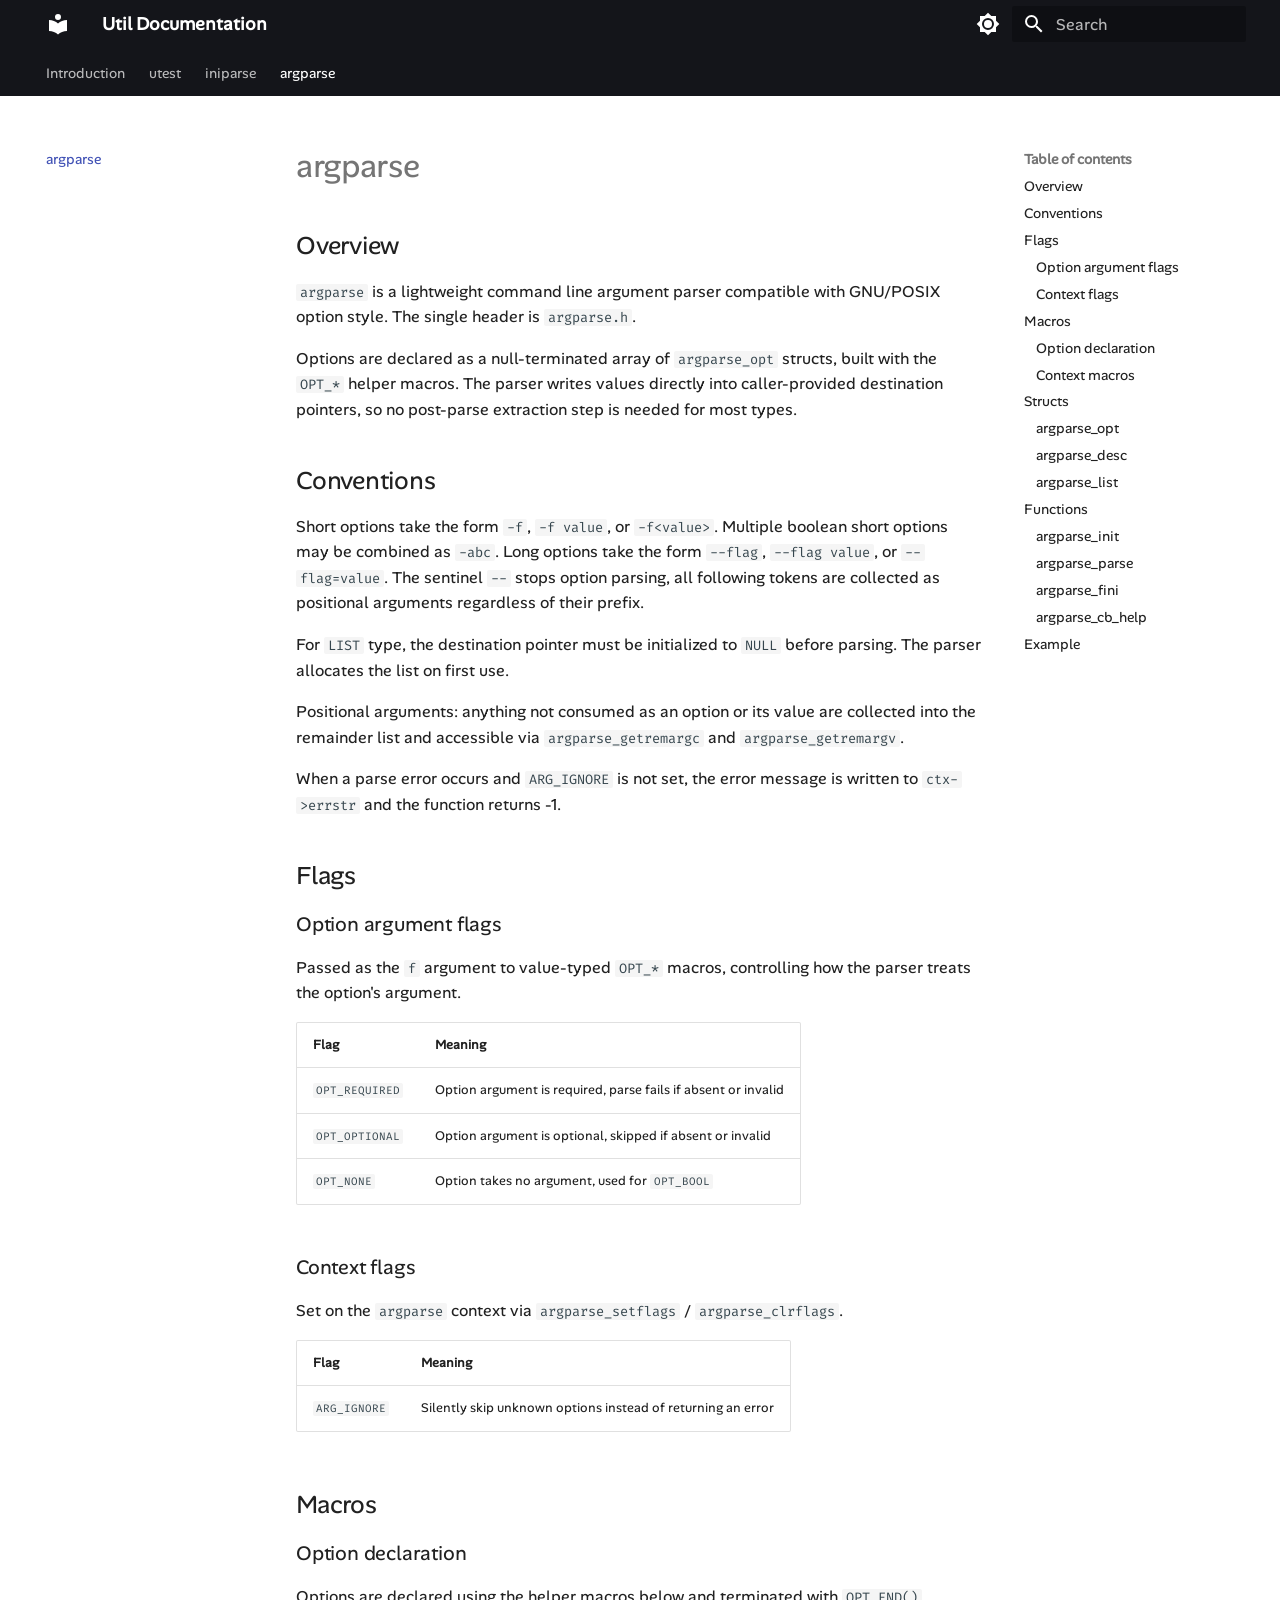
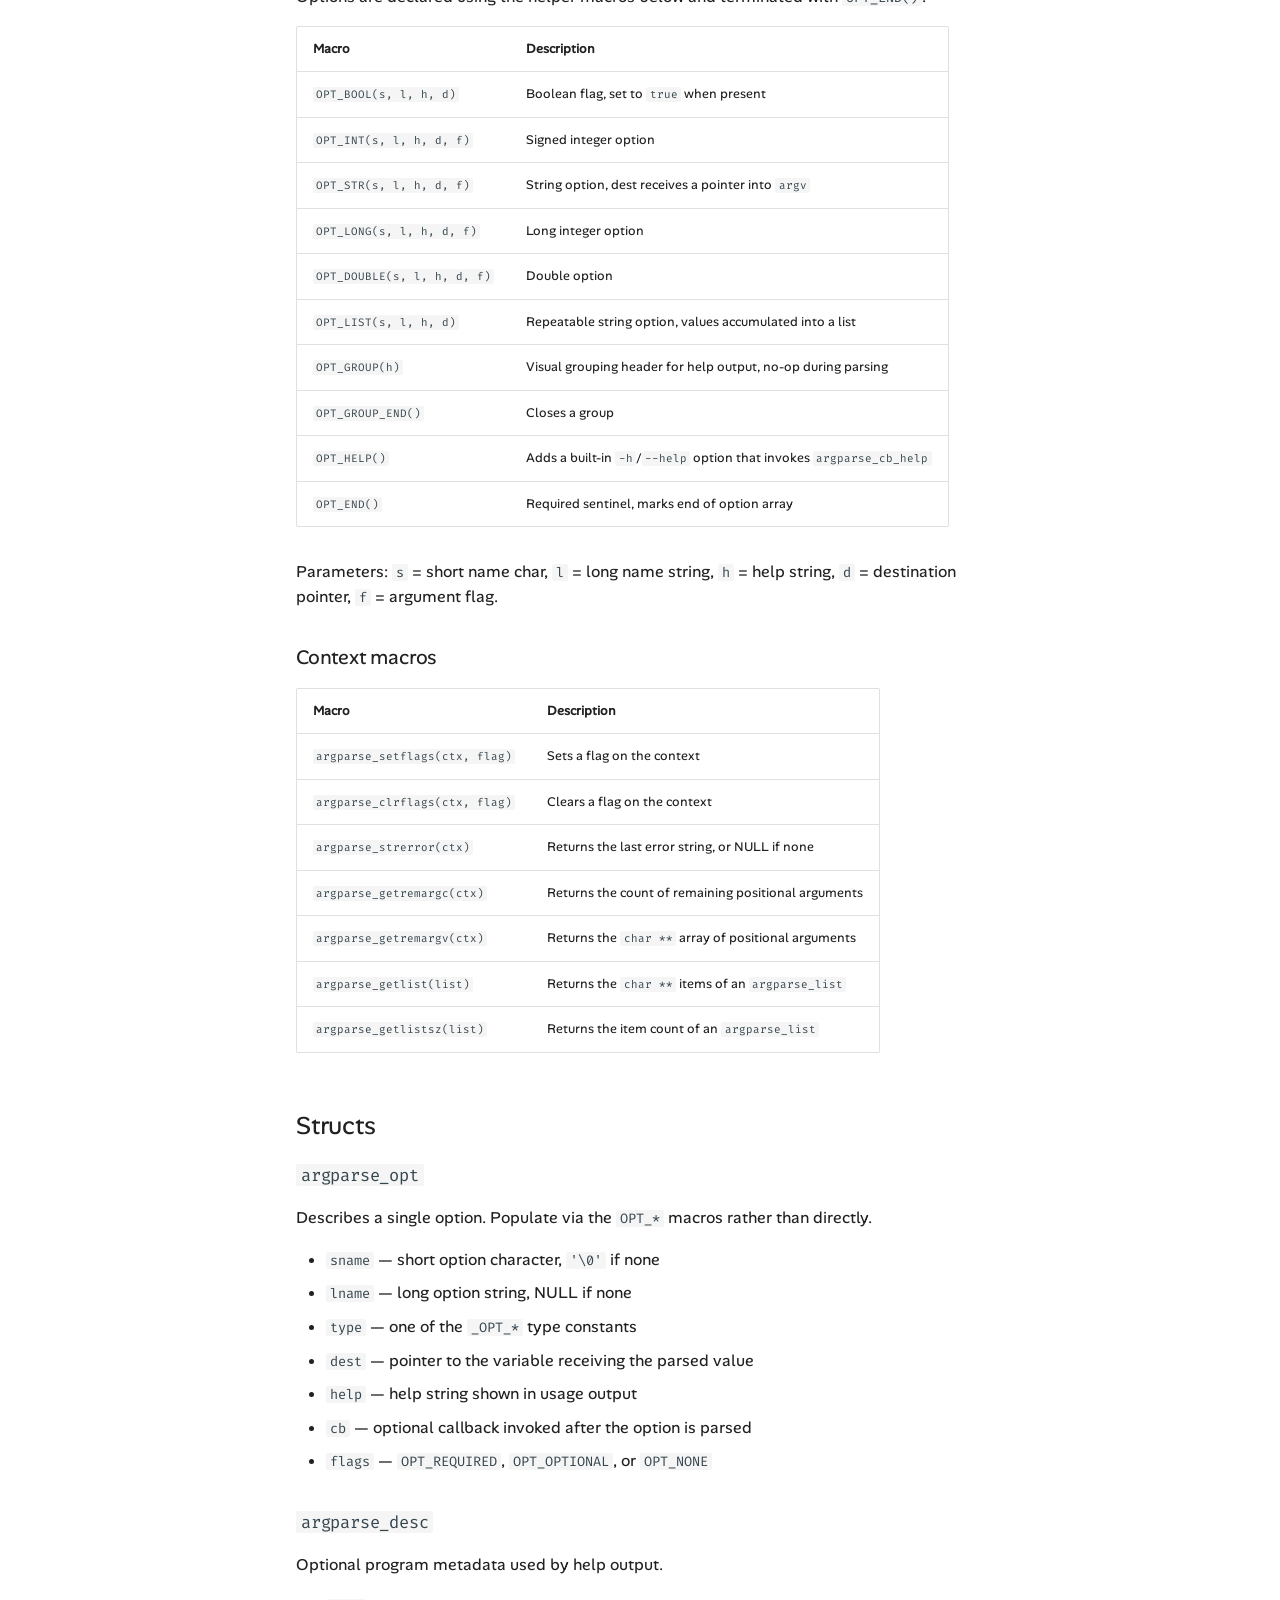
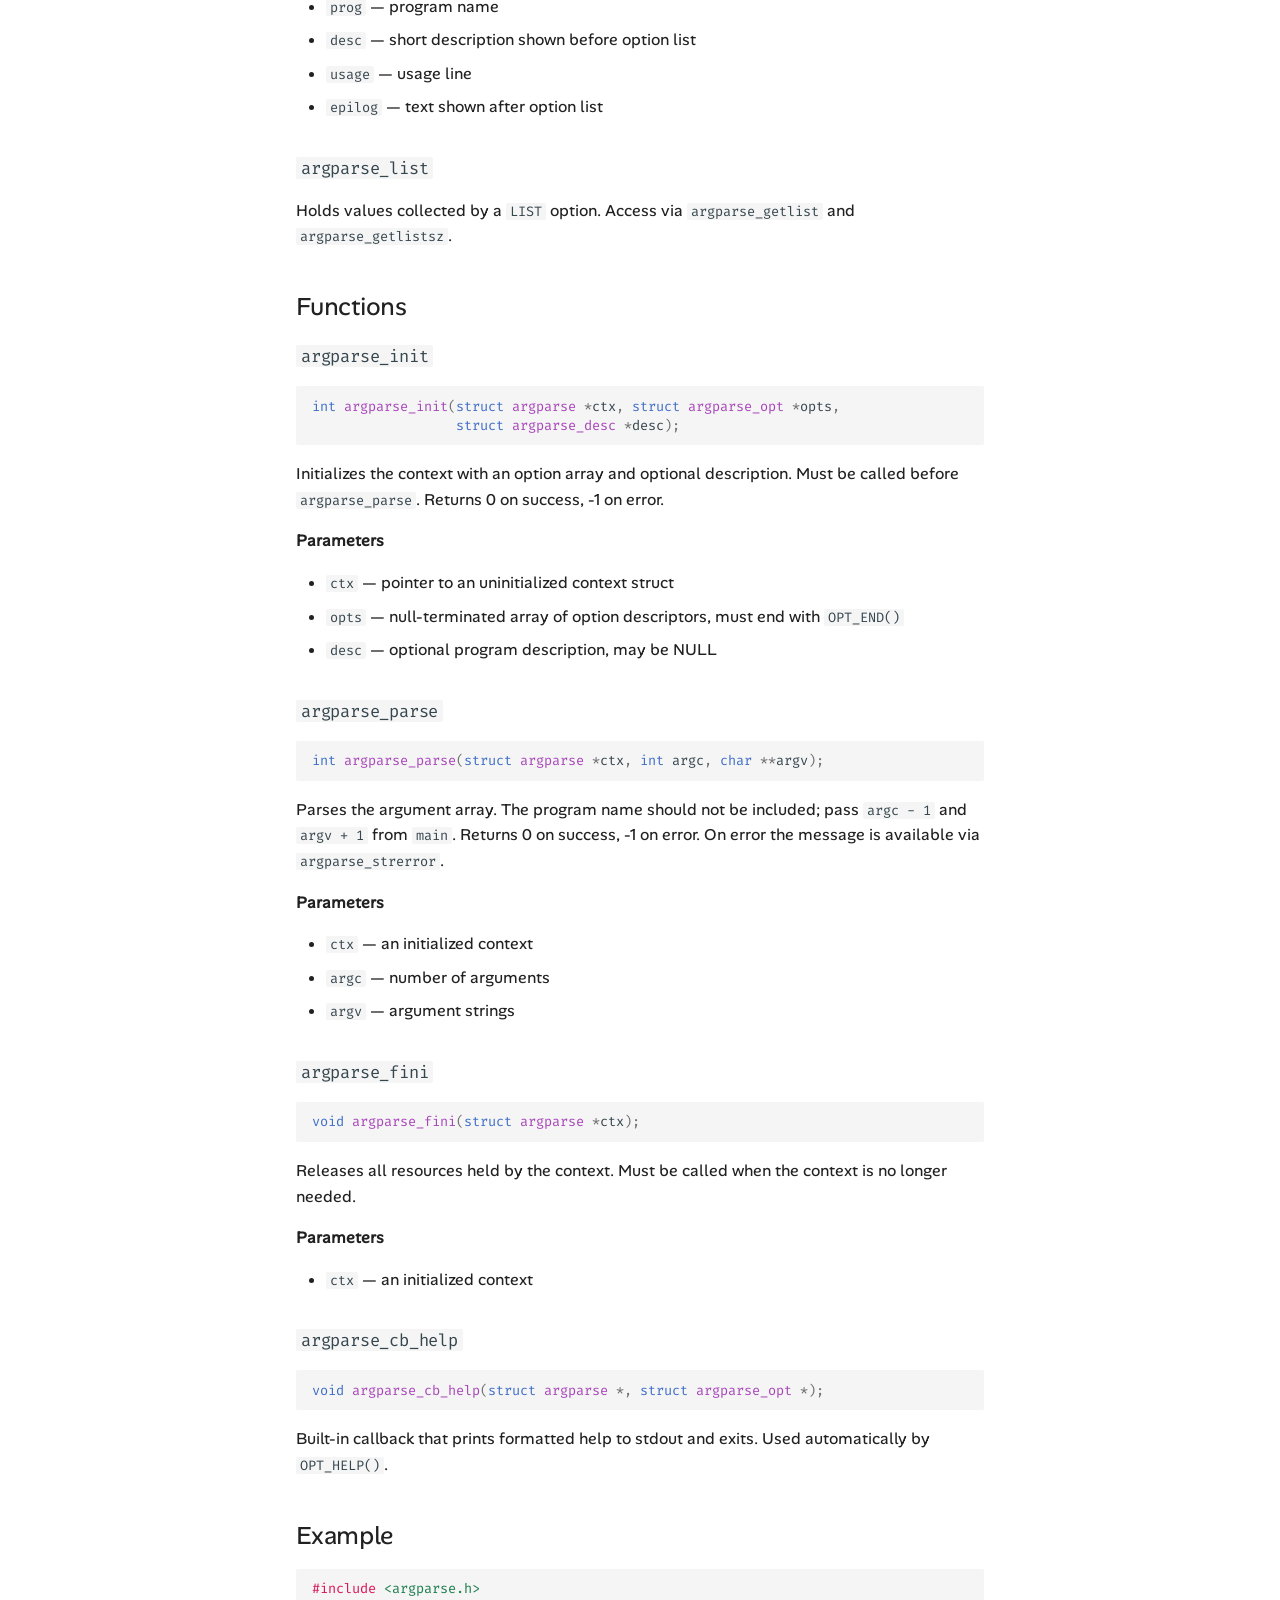
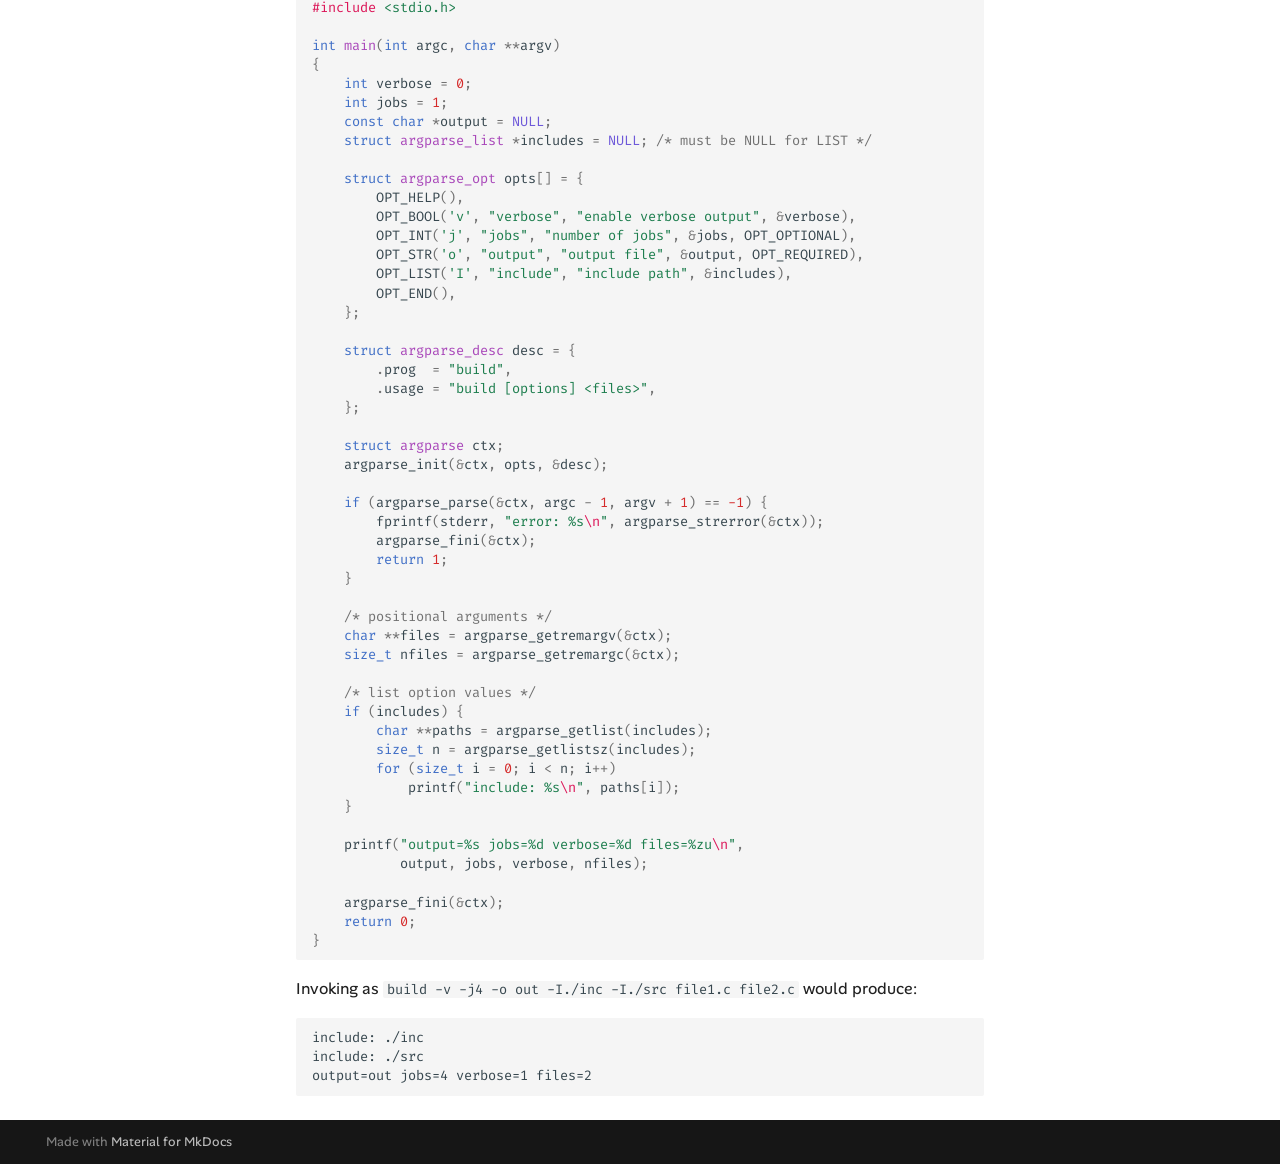
<file: argparse/index.html>
<!doctype html>
<html lang="en" class="no-js">
  <head>
    
      <meta charset="utf-8">
      <meta name="viewport" content="width=device-width,initial-scale=1">
      
        <meta name="description" content="Modern, lightweight C utility library documentation">
      
      
      
      
        <link rel="prev" href="../iniparse/">
      
      
      
        
      
      
      <link rel="icon" href="../assets/images/favicon.png">
      <meta name="generator" content="mkdocs-1.6.1, mkdocs-material-9.7.6">
    
    
      
        <title>argparse - Util Documentation</title>
      
    
    
      <link rel="stylesheet" href="../assets/stylesheets/main.484c7ddc.min.css">
      
        
        <link rel="stylesheet" href="../assets/stylesheets/palette.ab4e12ef.min.css">
      
      


    
    
      
    
    
      
        
        
        <link rel="preconnect" href="https://fonts.gstatic.com" crossorigin>
        <link rel="stylesheet" href="https://fonts.googleapis.com/css?family=Roboto:300,300i,400,400i,700,700i%7CRoboto+Mono:400,400i,700,700i&display=fallback">
        <style>:root{--md-text-font:"Roboto";--md-code-font:"Roboto Mono"}</style>
      
    
    
      <link rel="stylesheet" href="../stylesheets/extra.css">
    
    <script>__md_scope=new URL("..",location),__md_hash=e=>[...e].reduce(((e,_)=>(e<<5)-e+_.charCodeAt(0)),0),__md_get=(e,_=localStorage,t=__md_scope)=>JSON.parse(_.getItem(t.pathname+"."+e)),__md_set=(e,_,t=localStorage,a=__md_scope)=>{try{t.setItem(a.pathname+"."+e,JSON.stringify(_))}catch(e){}}</script>
    
      

    
    
  </head>
  
  
    
    
      
    
    
    
    
    <body dir="ltr" data-md-color-scheme="default" data-md-color-primary="black" data-md-color-accent="grey">
  
    
    <input class="md-toggle" data-md-toggle="drawer" type="checkbox" id="__drawer" autocomplete="off">
    <input class="md-toggle" data-md-toggle="search" type="checkbox" id="__search" autocomplete="off">
    <label class="md-overlay" for="__drawer"></label>
    <div data-md-component="skip">
      
        
        <a href="#argparse" class="md-skip">
          Skip to content
        </a>
      
    </div>
    <div data-md-component="announce">
      
    </div>
    
    
      

<header class="md-header" data-md-component="header">
  <nav class="md-header__inner md-grid" aria-label="Header">
    <a href=".." title="Util Documentation" class="md-header__button md-logo" aria-label="Util Documentation" data-md-component="logo">
      
  
  <svg xmlns="http://www.w3.org/2000/svg" viewBox="0 0 24 24"><path d="M12 8a3 3 0 0 0 3-3 3 3 0 0 0-3-3 3 3 0 0 0-3 3 3 3 0 0 0 3 3m0 3.54C9.64 9.35 6.5 8 3 8v11c3.5 0 6.64 1.35 9 3.54 2.36-2.19 5.5-3.54 9-3.54V8c-3.5 0-6.64 1.35-9 3.54"/></svg>

    </a>
    <label class="md-header__button md-icon" for="__drawer">
      
      <svg xmlns="http://www.w3.org/2000/svg" viewBox="0 0 24 24"><path d="M3 6h18v2H3zm0 5h18v2H3zm0 5h18v2H3z"/></svg>
    </label>
    <div class="md-header__title" data-md-component="header-title">
      <div class="md-header__ellipsis">
        <div class="md-header__topic">
          <span class="md-ellipsis">
            Util Documentation
          </span>
        </div>
        <div class="md-header__topic" data-md-component="header-topic">
          <span class="md-ellipsis">
            
              argparse
            
          </span>
        </div>
      </div>
    </div>
    
      
        <form class="md-header__option" data-md-component="palette">
  
    
    
    
    <input class="md-option" data-md-color-media="" data-md-color-scheme="default" data-md-color-primary="black" data-md-color-accent="grey"  aria-label="Switch to dark mode"  type="radio" name="__palette" id="__palette_0">
    
      <label class="md-header__button md-icon" title="Switch to dark mode" for="__palette_1" hidden>
        <svg xmlns="http://www.w3.org/2000/svg" viewBox="0 0 24 24"><path d="M12 8a4 4 0 0 0-4 4 4 4 0 0 0 4 4 4 4 0 0 0 4-4 4 4 0 0 0-4-4m0 10a6 6 0 0 1-6-6 6 6 0 0 1 6-6 6 6 0 0 1 6 6 6 6 0 0 1-6 6m8-9.31V4h-4.69L12 .69 8.69 4H4v4.69L.69 12 4 15.31V20h4.69L12 23.31 15.31 20H20v-4.69L23.31 12z"/></svg>
      </label>
    
  
    
    
    
    <input class="md-option" data-md-color-media="" data-md-color-scheme="slate" data-md-color-primary="grey" data-md-color-accent="grey"  aria-label="Switch to light mode"  type="radio" name="__palette" id="__palette_1">
    
      <label class="md-header__button md-icon" title="Switch to light mode" for="__palette_0" hidden>
        <svg xmlns="http://www.w3.org/2000/svg" viewBox="0 0 24 24"><path d="M12 18c-.89 0-1.74-.2-2.5-.55C11.56 16.5 13 14.42 13 12s-1.44-4.5-3.5-5.45C10.26 6.2 11.11 6 12 6a6 6 0 0 1 6 6 6 6 0 0 1-6 6m8-9.31V4h-4.69L12 .69 8.69 4H4v4.69L.69 12 4 15.31V20h4.69L12 23.31 15.31 20H20v-4.69L23.31 12z"/></svg>
      </label>
    
  
</form>
      
    
    
      <script>var palette=__md_get("__palette");if(palette&&palette.color){if("(prefers-color-scheme)"===palette.color.media){var media=matchMedia("(prefers-color-scheme: light)"),input=document.querySelector(media.matches?"[data-md-color-media='(prefers-color-scheme: light)']":"[data-md-color-media='(prefers-color-scheme: dark)']");palette.color.media=input.getAttribute("data-md-color-media"),palette.color.scheme=input.getAttribute("data-md-color-scheme"),palette.color.primary=input.getAttribute("data-md-color-primary"),palette.color.accent=input.getAttribute("data-md-color-accent")}for(var[key,value]of Object.entries(palette.color))document.body.setAttribute("data-md-color-"+key,value)}</script>
    
    
    
      
      
        <label class="md-header__button md-icon" for="__search">
          
          <svg xmlns="http://www.w3.org/2000/svg" viewBox="0 0 24 24"><path d="M9.5 3A6.5 6.5 0 0 1 16 9.5c0 1.61-.59 3.09-1.56 4.23l.27.27h.79l5 5-1.5 1.5-5-5v-.79l-.27-.27A6.52 6.52 0 0 1 9.5 16 6.5 6.5 0 0 1 3 9.5 6.5 6.5 0 0 1 9.5 3m0 2C7 5 5 7 5 9.5S7 14 9.5 14 14 12 14 9.5 12 5 9.5 5"/></svg>
        </label>
        <div class="md-search" data-md-component="search" role="dialog">
  <label class="md-search__overlay" for="__search"></label>
  <div class="md-search__inner" role="search">
    <form class="md-search__form" name="search">
      <input type="text" class="md-search__input" name="query" aria-label="Search" placeholder="Search" autocapitalize="off" autocorrect="off" autocomplete="off" spellcheck="false" data-md-component="search-query" required>
      <label class="md-search__icon md-icon" for="__search">
        
        <svg xmlns="http://www.w3.org/2000/svg" viewBox="0 0 24 24"><path d="M9.5 3A6.5 6.5 0 0 1 16 9.5c0 1.61-.59 3.09-1.56 4.23l.27.27h.79l5 5-1.5 1.5-5-5v-.79l-.27-.27A6.52 6.52 0 0 1 9.5 16 6.5 6.5 0 0 1 3 9.5 6.5 6.5 0 0 1 9.5 3m0 2C7 5 5 7 5 9.5S7 14 9.5 14 14 12 14 9.5 12 5 9.5 5"/></svg>
        
        <svg xmlns="http://www.w3.org/2000/svg" viewBox="0 0 24 24"><path d="M20 11v2H8l5.5 5.5-1.42 1.42L4.16 12l7.92-7.92L13.5 5.5 8 11z"/></svg>
      </label>
      <nav class="md-search__options" aria-label="Search">
        
        <button type="reset" class="md-search__icon md-icon" title="Clear" aria-label="Clear" tabindex="-1">
          
          <svg xmlns="http://www.w3.org/2000/svg" viewBox="0 0 24 24"><path d="M19 6.41 17.59 5 12 10.59 6.41 5 5 6.41 10.59 12 5 17.59 6.41 19 12 13.41 17.59 19 19 17.59 13.41 12z"/></svg>
        </button>
      </nav>
      
        <div class="md-search__suggest" data-md-component="search-suggest"></div>
      
    </form>
    <div class="md-search__output">
      <div class="md-search__scrollwrap" tabindex="0" data-md-scrollfix>
        <div class="md-search-result" data-md-component="search-result">
          <div class="md-search-result__meta">
            Initializing search
          </div>
          <ol class="md-search-result__list" role="presentation"></ol>
        </div>
      </div>
    </div>
  </div>
</div>
      
    
    
  </nav>
  
</header>
    
    <div class="md-container" data-md-component="container">
      
      
        
          
            
<nav class="md-tabs" aria-label="Tabs" data-md-component="tabs">
  <div class="md-grid">
    <ul class="md-tabs__list">
      
        
  
  
  
  
    <li class="md-tabs__item">
      <a href=".." class="md-tabs__link">
        
  
  
    
  
  Introduction

      </a>
    </li>
  

      
        
  
  
  
  
    <li class="md-tabs__item">
      <a href="../utest/" class="md-tabs__link">
        
  
  
    
  
  utest

      </a>
    </li>
  

      
        
  
  
  
  
    <li class="md-tabs__item">
      <a href="../iniparse/" class="md-tabs__link">
        
  
  
    
  
  iniparse

      </a>
    </li>
  

      
        
  
  
  
    
  
  
    <li class="md-tabs__item md-tabs__item--active">
      <a href="./" class="md-tabs__link">
        
  
  
    
  
  argparse

      </a>
    </li>
  

      
    </ul>
  </div>
</nav>
          
        
      
      <main class="md-main" data-md-component="main">
        <div class="md-main__inner md-grid">
          
            
              
              <div class="md-sidebar md-sidebar--primary" data-md-component="sidebar" data-md-type="navigation" >
                <div class="md-sidebar__scrollwrap">
                  <div class="md-sidebar__inner">
                    


  


<nav class="md-nav md-nav--primary md-nav--lifted" aria-label="Navigation" data-md-level="0">
  <label class="md-nav__title" for="__drawer">
    <a href=".." title="Util Documentation" class="md-nav__button md-logo" aria-label="Util Documentation" data-md-component="logo">
      
  
  <svg xmlns="http://www.w3.org/2000/svg" viewBox="0 0 24 24"><path d="M12 8a3 3 0 0 0 3-3 3 3 0 0 0-3-3 3 3 0 0 0-3 3 3 3 0 0 0 3 3m0 3.54C9.64 9.35 6.5 8 3 8v11c3.5 0 6.64 1.35 9 3.54 2.36-2.19 5.5-3.54 9-3.54V8c-3.5 0-6.64 1.35-9 3.54"/></svg>

    </a>
    Util Documentation
  </label>
  
  <ul class="md-nav__list" data-md-scrollfix>
    
      
      
  
  
  
  
    <li class="md-nav__item">
      <a href=".." class="md-nav__link">
        
  
  
  <span class="md-ellipsis">
    
  
    Introduction
  

    
  </span>
  
  

      </a>
    </li>
  

    
      
      
  
  
  
  
    <li class="md-nav__item">
      <a href="../utest/" class="md-nav__link">
        
  
  
  <span class="md-ellipsis">
    
  
    utest
  

    
  </span>
  
  

      </a>
    </li>
  

    
      
      
  
  
  
  
    <li class="md-nav__item">
      <a href="../iniparse/" class="md-nav__link">
        
  
  
  <span class="md-ellipsis">
    
  
    iniparse
  

    
  </span>
  
  

      </a>
    </li>
  

    
      
      
  
  
    
  
  
  
    <li class="md-nav__item md-nav__item--active">
      
      <input class="md-nav__toggle md-toggle" type="checkbox" id="__toc">
      
      
        
      
      
        <label class="md-nav__link md-nav__link--active" for="__toc">
          
  
  
  <span class="md-ellipsis">
    
  
    argparse
  

    
  </span>
  
  

          <span class="md-nav__icon md-icon"></span>
        </label>
      
      <a href="./" class="md-nav__link md-nav__link--active">
        
  
  
  <span class="md-ellipsis">
    
  
    argparse
  

    
  </span>
  
  

      </a>
      
        

<nav class="md-nav md-nav--secondary" aria-label="Table of contents">
  
  
  
    
  
  
    <label class="md-nav__title" for="__toc">
      <span class="md-nav__icon md-icon"></span>
      Table of contents
    </label>
    <ul class="md-nav__list" data-md-component="toc" data-md-scrollfix>
      
        <li class="md-nav__item">
  <a href="#overview" class="md-nav__link">
    <span class="md-ellipsis">
      
        Overview
      
    </span>
  </a>
  
</li>
      
        <li class="md-nav__item">
  <a href="#conventions" class="md-nav__link">
    <span class="md-ellipsis">
      
        Conventions
      
    </span>
  </a>
  
</li>
      
        <li class="md-nav__item">
  <a href="#flags" class="md-nav__link">
    <span class="md-ellipsis">
      
        Flags
      
    </span>
  </a>
  
    <nav class="md-nav" aria-label="Flags">
      <ul class="md-nav__list">
        
          <li class="md-nav__item">
  <a href="#option-argument-flags" class="md-nav__link">
    <span class="md-ellipsis">
      
        Option argument flags
      
    </span>
  </a>
  
</li>
        
          <li class="md-nav__item">
  <a href="#context-flags" class="md-nav__link">
    <span class="md-ellipsis">
      
        Context flags
      
    </span>
  </a>
  
</li>
        
      </ul>
    </nav>
  
</li>
      
        <li class="md-nav__item">
  <a href="#macros" class="md-nav__link">
    <span class="md-ellipsis">
      
        Macros
      
    </span>
  </a>
  
    <nav class="md-nav" aria-label="Macros">
      <ul class="md-nav__list">
        
          <li class="md-nav__item">
  <a href="#option-declaration" class="md-nav__link">
    <span class="md-ellipsis">
      
        Option declaration
      
    </span>
  </a>
  
</li>
        
          <li class="md-nav__item">
  <a href="#context-macros" class="md-nav__link">
    <span class="md-ellipsis">
      
        Context macros
      
    </span>
  </a>
  
</li>
        
      </ul>
    </nav>
  
</li>
      
        <li class="md-nav__item">
  <a href="#structs" class="md-nav__link">
    <span class="md-ellipsis">
      
        Structs
      
    </span>
  </a>
  
    <nav class="md-nav" aria-label="Structs">
      <ul class="md-nav__list">
        
          <li class="md-nav__item">
  <a href="#argparse_opt" class="md-nav__link">
    <span class="md-ellipsis">
      
        argparse_opt
      
    </span>
  </a>
  
</li>
        
          <li class="md-nav__item">
  <a href="#argparse_desc" class="md-nav__link">
    <span class="md-ellipsis">
      
        argparse_desc
      
    </span>
  </a>
  
</li>
        
          <li class="md-nav__item">
  <a href="#argparse_list" class="md-nav__link">
    <span class="md-ellipsis">
      
        argparse_list
      
    </span>
  </a>
  
</li>
        
      </ul>
    </nav>
  
</li>
      
        <li class="md-nav__item">
  <a href="#functions" class="md-nav__link">
    <span class="md-ellipsis">
      
        Functions
      
    </span>
  </a>
  
    <nav class="md-nav" aria-label="Functions">
      <ul class="md-nav__list">
        
          <li class="md-nav__item">
  <a href="#argparse_init" class="md-nav__link">
    <span class="md-ellipsis">
      
        argparse_init
      
    </span>
  </a>
  
</li>
        
          <li class="md-nav__item">
  <a href="#argparse_parse" class="md-nav__link">
    <span class="md-ellipsis">
      
        argparse_parse
      
    </span>
  </a>
  
</li>
        
          <li class="md-nav__item">
  <a href="#argparse_fini" class="md-nav__link">
    <span class="md-ellipsis">
      
        argparse_fini
      
    </span>
  </a>
  
</li>
        
          <li class="md-nav__item">
  <a href="#argparse_cb_help" class="md-nav__link">
    <span class="md-ellipsis">
      
        argparse_cb_help
      
    </span>
  </a>
  
</li>
        
      </ul>
    </nav>
  
</li>
      
        <li class="md-nav__item">
  <a href="#example" class="md-nav__link">
    <span class="md-ellipsis">
      
        Example
      
    </span>
  </a>
  
</li>
      
    </ul>
  
</nav>
      
    </li>
  

    
  </ul>
</nav>
                  </div>
                </div>
              </div>
            
            
              
              <div class="md-sidebar md-sidebar--secondary" data-md-component="sidebar" data-md-type="toc" >
                <div class="md-sidebar__scrollwrap">
                  <div class="md-sidebar__inner">
                    

<nav class="md-nav md-nav--secondary" aria-label="Table of contents">
  
  
  
    
  
  
    <label class="md-nav__title" for="__toc">
      <span class="md-nav__icon md-icon"></span>
      Table of contents
    </label>
    <ul class="md-nav__list" data-md-component="toc" data-md-scrollfix>
      
        <li class="md-nav__item">
  <a href="#overview" class="md-nav__link">
    <span class="md-ellipsis">
      
        Overview
      
    </span>
  </a>
  
</li>
      
        <li class="md-nav__item">
  <a href="#conventions" class="md-nav__link">
    <span class="md-ellipsis">
      
        Conventions
      
    </span>
  </a>
  
</li>
      
        <li class="md-nav__item">
  <a href="#flags" class="md-nav__link">
    <span class="md-ellipsis">
      
        Flags
      
    </span>
  </a>
  
    <nav class="md-nav" aria-label="Flags">
      <ul class="md-nav__list">
        
          <li class="md-nav__item">
  <a href="#option-argument-flags" class="md-nav__link">
    <span class="md-ellipsis">
      
        Option argument flags
      
    </span>
  </a>
  
</li>
        
          <li class="md-nav__item">
  <a href="#context-flags" class="md-nav__link">
    <span class="md-ellipsis">
      
        Context flags
      
    </span>
  </a>
  
</li>
        
      </ul>
    </nav>
  
</li>
      
        <li class="md-nav__item">
  <a href="#macros" class="md-nav__link">
    <span class="md-ellipsis">
      
        Macros
      
    </span>
  </a>
  
    <nav class="md-nav" aria-label="Macros">
      <ul class="md-nav__list">
        
          <li class="md-nav__item">
  <a href="#option-declaration" class="md-nav__link">
    <span class="md-ellipsis">
      
        Option declaration
      
    </span>
  </a>
  
</li>
        
          <li class="md-nav__item">
  <a href="#context-macros" class="md-nav__link">
    <span class="md-ellipsis">
      
        Context macros
      
    </span>
  </a>
  
</li>
        
      </ul>
    </nav>
  
</li>
      
        <li class="md-nav__item">
  <a href="#structs" class="md-nav__link">
    <span class="md-ellipsis">
      
        Structs
      
    </span>
  </a>
  
    <nav class="md-nav" aria-label="Structs">
      <ul class="md-nav__list">
        
          <li class="md-nav__item">
  <a href="#argparse_opt" class="md-nav__link">
    <span class="md-ellipsis">
      
        argparse_opt
      
    </span>
  </a>
  
</li>
        
          <li class="md-nav__item">
  <a href="#argparse_desc" class="md-nav__link">
    <span class="md-ellipsis">
      
        argparse_desc
      
    </span>
  </a>
  
</li>
        
          <li class="md-nav__item">
  <a href="#argparse_list" class="md-nav__link">
    <span class="md-ellipsis">
      
        argparse_list
      
    </span>
  </a>
  
</li>
        
      </ul>
    </nav>
  
</li>
      
        <li class="md-nav__item">
  <a href="#functions" class="md-nav__link">
    <span class="md-ellipsis">
      
        Functions
      
    </span>
  </a>
  
    <nav class="md-nav" aria-label="Functions">
      <ul class="md-nav__list">
        
          <li class="md-nav__item">
  <a href="#argparse_init" class="md-nav__link">
    <span class="md-ellipsis">
      
        argparse_init
      
    </span>
  </a>
  
</li>
        
          <li class="md-nav__item">
  <a href="#argparse_parse" class="md-nav__link">
    <span class="md-ellipsis">
      
        argparse_parse
      
    </span>
  </a>
  
</li>
        
          <li class="md-nav__item">
  <a href="#argparse_fini" class="md-nav__link">
    <span class="md-ellipsis">
      
        argparse_fini
      
    </span>
  </a>
  
</li>
        
          <li class="md-nav__item">
  <a href="#argparse_cb_help" class="md-nav__link">
    <span class="md-ellipsis">
      
        argparse_cb_help
      
    </span>
  </a>
  
</li>
        
      </ul>
    </nav>
  
</li>
      
        <li class="md-nav__item">
  <a href="#example" class="md-nav__link">
    <span class="md-ellipsis">
      
        Example
      
    </span>
  </a>
  
</li>
      
    </ul>
  
</nav>
                  </div>
                </div>
              </div>
            
          
          
            <div class="md-content" data-md-component="content">
              
              <article class="md-content__inner md-typeset">
                
                  



<h1 id="argparse">argparse<a class="headerlink" href="#argparse" title="Permanent link">&para;</a></h1>
<h2 id="overview">Overview<a class="headerlink" href="#overview" title="Permanent link">&para;</a></h2>
<p><code>argparse</code> is a lightweight command line argument parser compatible with GNU/POSIX option style. The single header is <code>argparse.h</code>.</p>
<p>Options are declared as a null-terminated array of <code>argparse_opt</code> structs, built with the <code>OPT_*</code> helper macros. The parser writes values directly into caller-provided destination pointers, so no post-parse extraction step is needed for most types.</p>
<h2 id="conventions">Conventions<a class="headerlink" href="#conventions" title="Permanent link">&para;</a></h2>
<p>Short options take the form <code>-f</code>, <code>-f value</code>, or <code>-f&lt;value&gt;</code>. Multiple boolean short options may be combined as <code>-abc</code>. Long options take the form <code>--flag</code>, <code>--flag value</code>, or <code>--flag=value</code>. The sentinel <code>--</code> stops option parsing, all following tokens are collected as positional arguments regardless of their prefix.</p>
<p>For <code>LIST</code> type, the destination pointer must be initialized to <code>NULL</code> before parsing. The parser allocates the list on first use.</p>
<p>Positional arguments: anything not consumed as an option or its value are collected into the remainder list and accessible via <code>argparse_getremargc</code> and <code>argparse_getremargv</code>.</p>
<p>When a parse error occurs and <code>ARG_IGNORE</code> is not set, the error message is written to <code>ctx-&gt;errstr</code> and the function returns -1.</p>
<h2 id="flags">Flags<a class="headerlink" href="#flags" title="Permanent link">&para;</a></h2>
<h3 id="option-argument-flags">Option argument flags<a class="headerlink" href="#option-argument-flags" title="Permanent link">&para;</a></h3>
<p>Passed as the <code>f</code> argument to value-typed <code>OPT_*</code> macros, controlling how the parser treats the option's argument.</p>
<table>
<thead>
<tr>
<th>Flag</th>
<th>Meaning</th>
</tr>
</thead>
<tbody>
<tr>
<td><code>OPT_REQUIRED</code></td>
<td>Option argument is required, parse fails if absent or invalid</td>
</tr>
<tr>
<td><code>OPT_OPTIONAL</code></td>
<td>Option argument is optional, skipped if absent or invalid</td>
</tr>
<tr>
<td><code>OPT_NONE</code></td>
<td>Option takes no argument, used for <code>OPT_BOOL</code></td>
</tr>
</tbody>
</table>
<h3 id="context-flags">Context flags<a class="headerlink" href="#context-flags" title="Permanent link">&para;</a></h3>
<p>Set on the <code>argparse</code> context via <code>argparse_setflags</code> / <code>argparse_clrflags</code>.</p>
<table>
<thead>
<tr>
<th>Flag</th>
<th>Meaning</th>
</tr>
</thead>
<tbody>
<tr>
<td><code>ARG_IGNORE</code></td>
<td>Silently skip unknown options instead of returning an error</td>
</tr>
</tbody>
</table>
<h2 id="macros">Macros<a class="headerlink" href="#macros" title="Permanent link">&para;</a></h2>
<h3 id="option-declaration">Option declaration<a class="headerlink" href="#option-declaration" title="Permanent link">&para;</a></h3>
<p>Options are declared using the helper macros below and terminated with <code>OPT_END()</code>.</p>
<table>
<thead>
<tr>
<th>Macro</th>
<th>Description</th>
</tr>
</thead>
<tbody>
<tr>
<td><code>OPT_BOOL(s, l, h, d)</code></td>
<td>Boolean flag, set to <code>true</code> when present</td>
</tr>
<tr>
<td><code>OPT_INT(s, l, h, d, f)</code></td>
<td>Signed integer option</td>
</tr>
<tr>
<td><code>OPT_STR(s, l, h, d, f)</code></td>
<td>String option, dest receives a pointer into <code>argv</code></td>
</tr>
<tr>
<td><code>OPT_LONG(s, l, h, d, f)</code></td>
<td>Long integer option</td>
</tr>
<tr>
<td><code>OPT_DOUBLE(s, l, h, d, f)</code></td>
<td>Double option</td>
</tr>
<tr>
<td><code>OPT_LIST(s, l, h, d)</code></td>
<td>Repeatable string option, values accumulated into a list</td>
</tr>
<tr>
<td><code>OPT_GROUP(h)</code></td>
<td>Visual grouping header for help output, no-op during parsing</td>
</tr>
<tr>
<td><code>OPT_GROUP_END()</code></td>
<td>Closes a group</td>
</tr>
<tr>
<td><code>OPT_HELP()</code></td>
<td>Adds a built-in <code>-h</code>/<code>--help</code> option that invokes <code>argparse_cb_help</code></td>
</tr>
<tr>
<td><code>OPT_END()</code></td>
<td>Required sentinel, marks end of option array</td>
</tr>
</tbody>
</table>
<p>Parameters: <code>s</code> = short name char, <code>l</code> = long name string, <code>h</code> = help string, <code>d</code> = destination pointer, <code>f</code> = argument flag.</p>
<h3 id="context-macros">Context macros<a class="headerlink" href="#context-macros" title="Permanent link">&para;</a></h3>
<table>
<thead>
<tr>
<th>Macro</th>
<th>Description</th>
</tr>
</thead>
<tbody>
<tr>
<td><code>argparse_setflags(ctx, flag)</code></td>
<td>Sets a flag on the context</td>
</tr>
<tr>
<td><code>argparse_clrflags(ctx, flag)</code></td>
<td>Clears a flag on the context</td>
</tr>
<tr>
<td><code>argparse_strerror(ctx)</code></td>
<td>Returns the last error string, or NULL if none</td>
</tr>
<tr>
<td><code>argparse_getremargc(ctx)</code></td>
<td>Returns the count of remaining positional arguments</td>
</tr>
<tr>
<td><code>argparse_getremargv(ctx)</code></td>
<td>Returns the <code>char **</code> array of positional arguments</td>
</tr>
<tr>
<td><code>argparse_getlist(list)</code></td>
<td>Returns the <code>char **</code> items of an <code>argparse_list</code></td>
</tr>
<tr>
<td><code>argparse_getlistsz(list)</code></td>
<td>Returns the item count of an <code>argparse_list</code></td>
</tr>
</tbody>
</table>
<h2 id="structs">Structs<a class="headerlink" href="#structs" title="Permanent link">&para;</a></h2>
<h3 id="argparse_opt"><code>argparse_opt</code><a class="headerlink" href="#argparse_opt" title="Permanent link">&para;</a></h3>
<p>Describes a single option. Populate via the <code>OPT_*</code> macros rather than directly.</p>
<ul>
<li><code>sname</code> — short option character, <code>'\0'</code> if none</li>
<li><code>lname</code> — long option string, NULL if none</li>
<li><code>type</code> — one of the <code>_OPT_*</code> type constants</li>
<li><code>dest</code> — pointer to the variable receiving the parsed value</li>
<li><code>help</code> — help string shown in usage output</li>
<li><code>cb</code> — optional callback invoked after the option is parsed</li>
<li><code>flags</code> — <code>OPT_REQUIRED</code>, <code>OPT_OPTIONAL</code>, or <code>OPT_NONE</code></li>
</ul>
<h3 id="argparse_desc"><code>argparse_desc</code><a class="headerlink" href="#argparse_desc" title="Permanent link">&para;</a></h3>
<p>Optional program metadata used by help output.</p>
<ul>
<li><code>prog</code> — program name</li>
<li><code>desc</code> — short description shown before option list</li>
<li><code>usage</code> — usage line</li>
<li><code>epilog</code> — text shown after option list</li>
</ul>
<h3 id="argparse_list"><code>argparse_list</code><a class="headerlink" href="#argparse_list" title="Permanent link">&para;</a></h3>
<p>Holds values collected by a <code>LIST</code> option. Access via <code>argparse_getlist</code> and <code>argparse_getlistsz</code>.</p>
<h2 id="functions">Functions<a class="headerlink" href="#functions" title="Permanent link">&para;</a></h2>
<h3 id="argparse_init"><code>argparse_init</code><a class="headerlink" href="#argparse_init" title="Permanent link">&para;</a></h3>
<div class="highlight"><pre><span></span><code><a id="__codelineno-0-1" name="__codelineno-0-1" href="#__codelineno-0-1"></a><span class="kt">int</span><span class="w"> </span><span class="nf">argparse_init</span><span class="p">(</span><span class="k">struct</span><span class="w"> </span><span class="nc">argparse</span><span class="w"> </span><span class="o">*</span><span class="n">ctx</span><span class="p">,</span><span class="w"> </span><span class="k">struct</span><span class="w"> </span><span class="nc">argparse_opt</span><span class="w"> </span><span class="o">*</span><span class="n">opts</span><span class="p">,</span>
<a id="__codelineno-0-2" name="__codelineno-0-2" href="#__codelineno-0-2"></a><span class="w">                  </span><span class="k">struct</span><span class="w"> </span><span class="nc">argparse_desc</span><span class="w"> </span><span class="o">*</span><span class="n">desc</span><span class="p">);</span>
</code></pre></div>
<p>Initializes the context with an option array and optional description. Must be called before <code>argparse_parse</code>. Returns 0 on success, -1 on error.</p>
<p><strong>Parameters</strong></p>
<ul>
<li><code>ctx</code> — pointer to an uninitialized context struct</li>
<li><code>opts</code> — null-terminated array of option descriptors, must end with <code>OPT_END()</code></li>
<li><code>desc</code> — optional program description, may be NULL</li>
</ul>
<h3 id="argparse_parse"><code>argparse_parse</code><a class="headerlink" href="#argparse_parse" title="Permanent link">&para;</a></h3>
<div class="highlight"><pre><span></span><code><a id="__codelineno-1-1" name="__codelineno-1-1" href="#__codelineno-1-1"></a><span class="kt">int</span><span class="w"> </span><span class="nf">argparse_parse</span><span class="p">(</span><span class="k">struct</span><span class="w"> </span><span class="nc">argparse</span><span class="w"> </span><span class="o">*</span><span class="n">ctx</span><span class="p">,</span><span class="w"> </span><span class="kt">int</span><span class="w"> </span><span class="n">argc</span><span class="p">,</span><span class="w"> </span><span class="kt">char</span><span class="w"> </span><span class="o">**</span><span class="n">argv</span><span class="p">);</span>
</code></pre></div>
<p>Parses the argument array. The program name should not be included; pass <code>argc - 1</code> and <code>argv + 1</code> from <code>main</code>. Returns 0 on success, -1 on error. On error the message is available via <code>argparse_strerror</code>.</p>
<p><strong>Parameters</strong></p>
<ul>
<li><code>ctx</code> — an initialized context</li>
<li><code>argc</code> — number of arguments</li>
<li><code>argv</code> — argument strings</li>
</ul>
<h3 id="argparse_fini"><code>argparse_fini</code><a class="headerlink" href="#argparse_fini" title="Permanent link">&para;</a></h3>
<div class="highlight"><pre><span></span><code><a id="__codelineno-2-1" name="__codelineno-2-1" href="#__codelineno-2-1"></a><span class="kt">void</span><span class="w"> </span><span class="nf">argparse_fini</span><span class="p">(</span><span class="k">struct</span><span class="w"> </span><span class="nc">argparse</span><span class="w"> </span><span class="o">*</span><span class="n">ctx</span><span class="p">);</span>
</code></pre></div>
<p>Releases all resources held by the context. Must be called when the context is no longer needed.</p>
<p><strong>Parameters</strong></p>
<ul>
<li><code>ctx</code> — an initialized context</li>
</ul>
<h3 id="argparse_cb_help"><code>argparse_cb_help</code><a class="headerlink" href="#argparse_cb_help" title="Permanent link">&para;</a></h3>
<div class="highlight"><pre><span></span><code><a id="__codelineno-3-1" name="__codelineno-3-1" href="#__codelineno-3-1"></a><span class="kt">void</span><span class="w"> </span><span class="nf">argparse_cb_help</span><span class="p">(</span><span class="k">struct</span><span class="w"> </span><span class="nc">argparse</span><span class="w"> </span><span class="o">*</span><span class="p">,</span><span class="w"> </span><span class="k">struct</span><span class="w"> </span><span class="nc">argparse_opt</span><span class="w"> </span><span class="o">*</span><span class="p">);</span>
</code></pre></div>
<p>Built-in callback that prints formatted help to stdout and exits. Used automatically by <code>OPT_HELP()</code>.</p>
<h2 id="example">Example<a class="headerlink" href="#example" title="Permanent link">&para;</a></h2>
<div class="highlight"><pre><span></span><code><a id="__codelineno-4-1" name="__codelineno-4-1" href="#__codelineno-4-1"></a><span class="cp">#include</span><span class="w"> </span><span class="cpf">&lt;argparse.h&gt;</span>
<a id="__codelineno-4-2" name="__codelineno-4-2" href="#__codelineno-4-2"></a><span class="cp">#include</span><span class="w"> </span><span class="cpf">&lt;stdio.h&gt;</span>
<a id="__codelineno-4-3" name="__codelineno-4-3" href="#__codelineno-4-3"></a>
<a id="__codelineno-4-4" name="__codelineno-4-4" href="#__codelineno-4-4"></a><span class="kt">int</span><span class="w"> </span><span class="nf">main</span><span class="p">(</span><span class="kt">int</span><span class="w"> </span><span class="n">argc</span><span class="p">,</span><span class="w"> </span><span class="kt">char</span><span class="w"> </span><span class="o">**</span><span class="n">argv</span><span class="p">)</span>
<a id="__codelineno-4-5" name="__codelineno-4-5" href="#__codelineno-4-5"></a><span class="p">{</span>
<a id="__codelineno-4-6" name="__codelineno-4-6" href="#__codelineno-4-6"></a><span class="w">    </span><span class="kt">int</span><span class="w"> </span><span class="n">verbose</span><span class="w"> </span><span class="o">=</span><span class="w"> </span><span class="mi">0</span><span class="p">;</span>
<a id="__codelineno-4-7" name="__codelineno-4-7" href="#__codelineno-4-7"></a><span class="w">    </span><span class="kt">int</span><span class="w"> </span><span class="n">jobs</span><span class="w"> </span><span class="o">=</span><span class="w"> </span><span class="mi">1</span><span class="p">;</span>
<a id="__codelineno-4-8" name="__codelineno-4-8" href="#__codelineno-4-8"></a><span class="w">    </span><span class="k">const</span><span class="w"> </span><span class="kt">char</span><span class="w"> </span><span class="o">*</span><span class="n">output</span><span class="w"> </span><span class="o">=</span><span class="w"> </span><span class="nb">NULL</span><span class="p">;</span>
<a id="__codelineno-4-9" name="__codelineno-4-9" href="#__codelineno-4-9"></a><span class="w">    </span><span class="k">struct</span><span class="w"> </span><span class="nc">argparse_list</span><span class="w"> </span><span class="o">*</span><span class="n">includes</span><span class="w"> </span><span class="o">=</span><span class="w"> </span><span class="nb">NULL</span><span class="p">;</span><span class="w"> </span><span class="cm">/* must be NULL for LIST */</span>
<a id="__codelineno-4-10" name="__codelineno-4-10" href="#__codelineno-4-10"></a>
<a id="__codelineno-4-11" name="__codelineno-4-11" href="#__codelineno-4-11"></a><span class="w">    </span><span class="k">struct</span><span class="w"> </span><span class="nc">argparse_opt</span><span class="w"> </span><span class="n">opts</span><span class="p">[]</span><span class="w"> </span><span class="o">=</span><span class="w"> </span><span class="p">{</span>
<a id="__codelineno-4-12" name="__codelineno-4-12" href="#__codelineno-4-12"></a><span class="w">        </span><span class="n">OPT_HELP</span><span class="p">(),</span>
<a id="__codelineno-4-13" name="__codelineno-4-13" href="#__codelineno-4-13"></a><span class="w">        </span><span class="n">OPT_BOOL</span><span class="p">(</span><span class="sc">&#39;v&#39;</span><span class="p">,</span><span class="w"> </span><span class="s">&quot;verbose&quot;</span><span class="p">,</span><span class="w"> </span><span class="s">&quot;enable verbose output&quot;</span><span class="p">,</span><span class="w"> </span><span class="o">&amp;</span><span class="n">verbose</span><span class="p">),</span>
<a id="__codelineno-4-14" name="__codelineno-4-14" href="#__codelineno-4-14"></a><span class="w">        </span><span class="n">OPT_INT</span><span class="p">(</span><span class="sc">&#39;j&#39;</span><span class="p">,</span><span class="w"> </span><span class="s">&quot;jobs&quot;</span><span class="p">,</span><span class="w"> </span><span class="s">&quot;number of jobs&quot;</span><span class="p">,</span><span class="w"> </span><span class="o">&amp;</span><span class="n">jobs</span><span class="p">,</span><span class="w"> </span><span class="n">OPT_OPTIONAL</span><span class="p">),</span>
<a id="__codelineno-4-15" name="__codelineno-4-15" href="#__codelineno-4-15"></a><span class="w">        </span><span class="n">OPT_STR</span><span class="p">(</span><span class="sc">&#39;o&#39;</span><span class="p">,</span><span class="w"> </span><span class="s">&quot;output&quot;</span><span class="p">,</span><span class="w"> </span><span class="s">&quot;output file&quot;</span><span class="p">,</span><span class="w"> </span><span class="o">&amp;</span><span class="n">output</span><span class="p">,</span><span class="w"> </span><span class="n">OPT_REQUIRED</span><span class="p">),</span>
<a id="__codelineno-4-16" name="__codelineno-4-16" href="#__codelineno-4-16"></a><span class="w">        </span><span class="n">OPT_LIST</span><span class="p">(</span><span class="sc">&#39;I&#39;</span><span class="p">,</span><span class="w"> </span><span class="s">&quot;include&quot;</span><span class="p">,</span><span class="w"> </span><span class="s">&quot;include path&quot;</span><span class="p">,</span><span class="w"> </span><span class="o">&amp;</span><span class="n">includes</span><span class="p">),</span>
<a id="__codelineno-4-17" name="__codelineno-4-17" href="#__codelineno-4-17"></a><span class="w">        </span><span class="n">OPT_END</span><span class="p">(),</span>
<a id="__codelineno-4-18" name="__codelineno-4-18" href="#__codelineno-4-18"></a><span class="w">    </span><span class="p">};</span>
<a id="__codelineno-4-19" name="__codelineno-4-19" href="#__codelineno-4-19"></a>
<a id="__codelineno-4-20" name="__codelineno-4-20" href="#__codelineno-4-20"></a><span class="w">    </span><span class="k">struct</span><span class="w"> </span><span class="nc">argparse_desc</span><span class="w"> </span><span class="n">desc</span><span class="w"> </span><span class="o">=</span><span class="w"> </span><span class="p">{</span>
<a id="__codelineno-4-21" name="__codelineno-4-21" href="#__codelineno-4-21"></a><span class="w">        </span><span class="p">.</span><span class="n">prog</span><span class="w">  </span><span class="o">=</span><span class="w"> </span><span class="s">&quot;build&quot;</span><span class="p">,</span>
<a id="__codelineno-4-22" name="__codelineno-4-22" href="#__codelineno-4-22"></a><span class="w">        </span><span class="p">.</span><span class="n">usage</span><span class="w"> </span><span class="o">=</span><span class="w"> </span><span class="s">&quot;build [options] &lt;files&gt;&quot;</span><span class="p">,</span>
<a id="__codelineno-4-23" name="__codelineno-4-23" href="#__codelineno-4-23"></a><span class="w">    </span><span class="p">};</span>
<a id="__codelineno-4-24" name="__codelineno-4-24" href="#__codelineno-4-24"></a>
<a id="__codelineno-4-25" name="__codelineno-4-25" href="#__codelineno-4-25"></a><span class="w">    </span><span class="k">struct</span><span class="w"> </span><span class="nc">argparse</span><span class="w"> </span><span class="n">ctx</span><span class="p">;</span>
<a id="__codelineno-4-26" name="__codelineno-4-26" href="#__codelineno-4-26"></a><span class="w">    </span><span class="n">argparse_init</span><span class="p">(</span><span class="o">&amp;</span><span class="n">ctx</span><span class="p">,</span><span class="w"> </span><span class="n">opts</span><span class="p">,</span><span class="w"> </span><span class="o">&amp;</span><span class="n">desc</span><span class="p">);</span>
<a id="__codelineno-4-27" name="__codelineno-4-27" href="#__codelineno-4-27"></a>
<a id="__codelineno-4-28" name="__codelineno-4-28" href="#__codelineno-4-28"></a><span class="w">    </span><span class="k">if</span><span class="w"> </span><span class="p">(</span><span class="n">argparse_parse</span><span class="p">(</span><span class="o">&amp;</span><span class="n">ctx</span><span class="p">,</span><span class="w"> </span><span class="n">argc</span><span class="w"> </span><span class="o">-</span><span class="w"> </span><span class="mi">1</span><span class="p">,</span><span class="w"> </span><span class="n">argv</span><span class="w"> </span><span class="o">+</span><span class="w"> </span><span class="mi">1</span><span class="p">)</span><span class="w"> </span><span class="o">==</span><span class="w"> </span><span class="mi">-1</span><span class="p">)</span><span class="w"> </span><span class="p">{</span>
<a id="__codelineno-4-29" name="__codelineno-4-29" href="#__codelineno-4-29"></a><span class="w">        </span><span class="n">fprintf</span><span class="p">(</span><span class="n">stderr</span><span class="p">,</span><span class="w"> </span><span class="s">&quot;error: %s</span><span class="se">\n</span><span class="s">&quot;</span><span class="p">,</span><span class="w"> </span><span class="n">argparse_strerror</span><span class="p">(</span><span class="o">&amp;</span><span class="n">ctx</span><span class="p">));</span>
<a id="__codelineno-4-30" name="__codelineno-4-30" href="#__codelineno-4-30"></a><span class="w">        </span><span class="n">argparse_fini</span><span class="p">(</span><span class="o">&amp;</span><span class="n">ctx</span><span class="p">);</span>
<a id="__codelineno-4-31" name="__codelineno-4-31" href="#__codelineno-4-31"></a><span class="w">        </span><span class="k">return</span><span class="w"> </span><span class="mi">1</span><span class="p">;</span>
<a id="__codelineno-4-32" name="__codelineno-4-32" href="#__codelineno-4-32"></a><span class="w">    </span><span class="p">}</span>
<a id="__codelineno-4-33" name="__codelineno-4-33" href="#__codelineno-4-33"></a>
<a id="__codelineno-4-34" name="__codelineno-4-34" href="#__codelineno-4-34"></a><span class="w">    </span><span class="cm">/* positional arguments */</span>
<a id="__codelineno-4-35" name="__codelineno-4-35" href="#__codelineno-4-35"></a><span class="w">    </span><span class="kt">char</span><span class="w"> </span><span class="o">**</span><span class="n">files</span><span class="w"> </span><span class="o">=</span><span class="w"> </span><span class="n">argparse_getremargv</span><span class="p">(</span><span class="o">&amp;</span><span class="n">ctx</span><span class="p">);</span>
<a id="__codelineno-4-36" name="__codelineno-4-36" href="#__codelineno-4-36"></a><span class="w">    </span><span class="kt">size_t</span><span class="w"> </span><span class="n">nfiles</span><span class="w"> </span><span class="o">=</span><span class="w"> </span><span class="n">argparse_getremargc</span><span class="p">(</span><span class="o">&amp;</span><span class="n">ctx</span><span class="p">);</span>
<a id="__codelineno-4-37" name="__codelineno-4-37" href="#__codelineno-4-37"></a>
<a id="__codelineno-4-38" name="__codelineno-4-38" href="#__codelineno-4-38"></a><span class="w">    </span><span class="cm">/* list option values */</span>
<a id="__codelineno-4-39" name="__codelineno-4-39" href="#__codelineno-4-39"></a><span class="w">    </span><span class="k">if</span><span class="w"> </span><span class="p">(</span><span class="n">includes</span><span class="p">)</span><span class="w"> </span><span class="p">{</span>
<a id="__codelineno-4-40" name="__codelineno-4-40" href="#__codelineno-4-40"></a><span class="w">        </span><span class="kt">char</span><span class="w"> </span><span class="o">**</span><span class="n">paths</span><span class="w"> </span><span class="o">=</span><span class="w"> </span><span class="n">argparse_getlist</span><span class="p">(</span><span class="n">includes</span><span class="p">);</span>
<a id="__codelineno-4-41" name="__codelineno-4-41" href="#__codelineno-4-41"></a><span class="w">        </span><span class="kt">size_t</span><span class="w"> </span><span class="n">n</span><span class="w"> </span><span class="o">=</span><span class="w"> </span><span class="n">argparse_getlistsz</span><span class="p">(</span><span class="n">includes</span><span class="p">);</span>
<a id="__codelineno-4-42" name="__codelineno-4-42" href="#__codelineno-4-42"></a><span class="w">        </span><span class="k">for</span><span class="w"> </span><span class="p">(</span><span class="kt">size_t</span><span class="w"> </span><span class="n">i</span><span class="w"> </span><span class="o">=</span><span class="w"> </span><span class="mi">0</span><span class="p">;</span><span class="w"> </span><span class="n">i</span><span class="w"> </span><span class="o">&lt;</span><span class="w"> </span><span class="n">n</span><span class="p">;</span><span class="w"> </span><span class="n">i</span><span class="o">++</span><span class="p">)</span>
<a id="__codelineno-4-43" name="__codelineno-4-43" href="#__codelineno-4-43"></a><span class="w">            </span><span class="n">printf</span><span class="p">(</span><span class="s">&quot;include: %s</span><span class="se">\n</span><span class="s">&quot;</span><span class="p">,</span><span class="w"> </span><span class="n">paths</span><span class="p">[</span><span class="n">i</span><span class="p">]);</span>
<a id="__codelineno-4-44" name="__codelineno-4-44" href="#__codelineno-4-44"></a><span class="w">    </span><span class="p">}</span>
<a id="__codelineno-4-45" name="__codelineno-4-45" href="#__codelineno-4-45"></a>
<a id="__codelineno-4-46" name="__codelineno-4-46" href="#__codelineno-4-46"></a><span class="w">    </span><span class="n">printf</span><span class="p">(</span><span class="s">&quot;output=%s jobs=%d verbose=%d files=%zu</span><span class="se">\n</span><span class="s">&quot;</span><span class="p">,</span>
<a id="__codelineno-4-47" name="__codelineno-4-47" href="#__codelineno-4-47"></a><span class="w">           </span><span class="n">output</span><span class="p">,</span><span class="w"> </span><span class="n">jobs</span><span class="p">,</span><span class="w"> </span><span class="n">verbose</span><span class="p">,</span><span class="w"> </span><span class="n">nfiles</span><span class="p">);</span>
<a id="__codelineno-4-48" name="__codelineno-4-48" href="#__codelineno-4-48"></a>
<a id="__codelineno-4-49" name="__codelineno-4-49" href="#__codelineno-4-49"></a><span class="w">    </span><span class="n">argparse_fini</span><span class="p">(</span><span class="o">&amp;</span><span class="n">ctx</span><span class="p">);</span>
<a id="__codelineno-4-50" name="__codelineno-4-50" href="#__codelineno-4-50"></a><span class="w">    </span><span class="k">return</span><span class="w"> </span><span class="mi">0</span><span class="p">;</span>
<a id="__codelineno-4-51" name="__codelineno-4-51" href="#__codelineno-4-51"></a><span class="p">}</span>
</code></pre></div>
<p>Invoking as <code>build -v -j4 -o out -I./inc -I./src file1.c file2.c</code> would produce:</p>
<div class="highlight"><pre><span></span><code><a id="__codelineno-5-1" name="__codelineno-5-1" href="#__codelineno-5-1"></a>include: ./inc
<a id="__codelineno-5-2" name="__codelineno-5-2" href="#__codelineno-5-2"></a>include: ./src
<a id="__codelineno-5-3" name="__codelineno-5-3" href="#__codelineno-5-3"></a>output=out jobs=4 verbose=1 files=2
</code></pre></div>












                
              </article>
            </div>
          
          
<script>var target=document.getElementById(location.hash.slice(1));target&&target.name&&(target.checked=target.name.startsWith("__tabbed_"))</script>
        </div>
        
      </main>
      
        <footer class="md-footer">
  
  <div class="md-footer-meta md-typeset">
    <div class="md-footer-meta__inner md-grid">
      <div class="md-copyright">
  
  
    Made with
    <a href="https://squidfunk.github.io/mkdocs-material/" target="_blank" rel="noopener">
      Material for MkDocs
    </a>
  
</div>
      
    </div>
  </div>
</footer>
      
    </div>
    <div class="md-dialog" data-md-component="dialog">
      <div class="md-dialog__inner md-typeset"></div>
    </div>
    
    
    
      
      
      <script id="__config" type="application/json">{"annotate": null, "base": "..", "features": ["navigation.tabs", "navigation.sections", "navigation.expand", "navigation.toc.integrate", "search.suggest", "search.highlight"], "search": "../assets/javascripts/workers/search.2c215733.min.js", "tags": null, "translations": {"clipboard.copied": "Copied to clipboard", "clipboard.copy": "Copy to clipboard", "search.result.more.one": "1 more on this page", "search.result.more.other": "# more on this page", "search.result.none": "No matching documents", "search.result.one": "1 matching document", "search.result.other": "# matching documents", "search.result.placeholder": "Type to start searching", "search.result.term.missing": "Missing", "select.version": "Select version"}, "version": null}</script>
    
    
      <script src="../assets/javascripts/bundle.79ae519e.min.js"></script>
      
    
  </body>
</html>
</file>
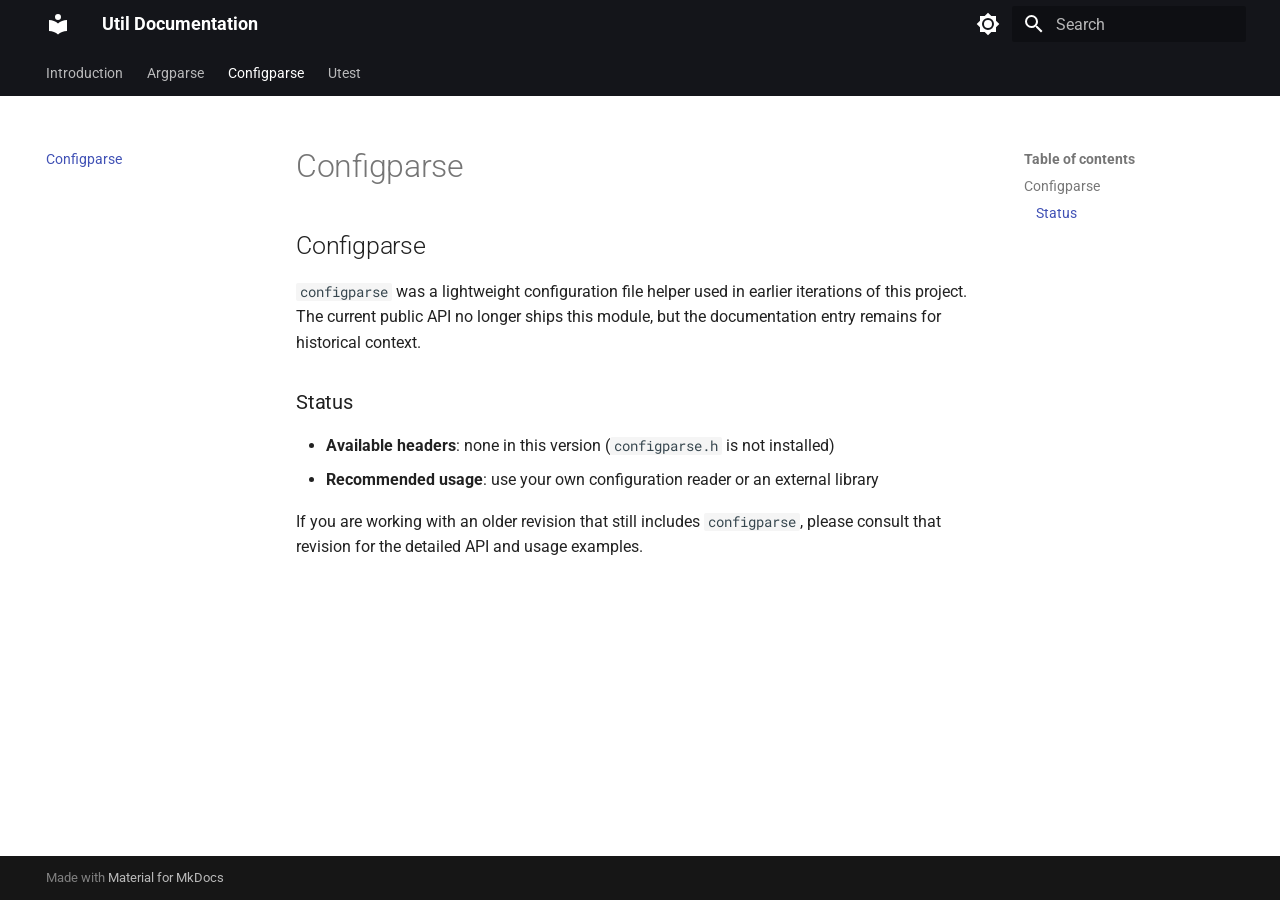
<file: configparse/index.html>
<!doctype html>
<html lang="en" class="no-js">
  <head>
    
      <meta charset="utf-8">
      <meta name="viewport" content="width=device-width,initial-scale=1">
      
        <meta name="description" content="Modern, lightweight C utility library documentation">
      
      
      
      
        <link rel="prev" href="../argparse/">
      
      
        <link rel="next" href="../utest/">
      
      
        
      
      
      <link rel="icon" href="../assets/images/favicon.png">
      <meta name="generator" content="mkdocs-1.6.1, mkdocs-material-9.7.5">
    
    
      
        <title>Configparse - Util Documentation</title>
      
    
    
      <link rel="stylesheet" href="../assets/stylesheets/main.484c7ddc.min.css">
      
        
        <link rel="stylesheet" href="../assets/stylesheets/palette.ab4e12ef.min.css">
      
      


    
    
      
    
    
      
        
        
        <link rel="preconnect" href="https://fonts.gstatic.com" crossorigin>
        <link rel="stylesheet" href="https://fonts.googleapis.com/css?family=Roboto:300,300i,400,400i,700,700i%7CRoboto+Mono:400,400i,700,700i&display=fallback">
        <style>:root{--md-text-font:"Roboto";--md-code-font:"Roboto Mono"}</style>
      
    
    
    <script>__md_scope=new URL("..",location),__md_hash=e=>[...e].reduce(((e,_)=>(e<<5)-e+_.charCodeAt(0)),0),__md_get=(e,_=localStorage,t=__md_scope)=>JSON.parse(_.getItem(t.pathname+"."+e)),__md_set=(e,_,t=localStorage,a=__md_scope)=>{try{t.setItem(a.pathname+"."+e,JSON.stringify(_))}catch(e){}}</script>
    
      

    
    
  </head>
  
  
    
    
      
    
    
    
    
    <body dir="ltr" data-md-color-scheme="default" data-md-color-primary="black" data-md-color-accent="grey">
  
    
    <input class="md-toggle" data-md-toggle="drawer" type="checkbox" id="__drawer" autocomplete="off">
    <input class="md-toggle" data-md-toggle="search" type="checkbox" id="__search" autocomplete="off">
    <label class="md-overlay" for="__drawer"></label>
    <div data-md-component="skip">
      
        
        <a href="#configparse" class="md-skip">
          Skip to content
        </a>
      
    </div>
    <div data-md-component="announce">
      
    </div>
    
    
      

<header class="md-header" data-md-component="header">
  <nav class="md-header__inner md-grid" aria-label="Header">
    <a href=".." title="Util Documentation" class="md-header__button md-logo" aria-label="Util Documentation" data-md-component="logo">
      
  
  <svg xmlns="http://www.w3.org/2000/svg" viewBox="0 0 24 24"><path d="M12 8a3 3 0 0 0 3-3 3 3 0 0 0-3-3 3 3 0 0 0-3 3 3 3 0 0 0 3 3m0 3.54C9.64 9.35 6.5 8 3 8v11c3.5 0 6.64 1.35 9 3.54 2.36-2.19 5.5-3.54 9-3.54V8c-3.5 0-6.64 1.35-9 3.54"/></svg>

    </a>
    <label class="md-header__button md-icon" for="__drawer">
      
      <svg xmlns="http://www.w3.org/2000/svg" viewBox="0 0 24 24"><path d="M3 6h18v2H3zm0 5h18v2H3zm0 5h18v2H3z"/></svg>
    </label>
    <div class="md-header__title" data-md-component="header-title">
      <div class="md-header__ellipsis">
        <div class="md-header__topic">
          <span class="md-ellipsis">
            Util Documentation
          </span>
        </div>
        <div class="md-header__topic" data-md-component="header-topic">
          <span class="md-ellipsis">
            
              Configparse
            
          </span>
        </div>
      </div>
    </div>
    
      
        <form class="md-header__option" data-md-component="palette">
  
    
    
    
    <input class="md-option" data-md-color-media="" data-md-color-scheme="default" data-md-color-primary="black" data-md-color-accent="grey"  aria-label="Switch to dark mode"  type="radio" name="__palette" id="__palette_0">
    
      <label class="md-header__button md-icon" title="Switch to dark mode" for="__palette_1" hidden>
        <svg xmlns="http://www.w3.org/2000/svg" viewBox="0 0 24 24"><path d="M12 8a4 4 0 0 0-4 4 4 4 0 0 0 4 4 4 4 0 0 0 4-4 4 4 0 0 0-4-4m0 10a6 6 0 0 1-6-6 6 6 0 0 1 6-6 6 6 0 0 1 6 6 6 6 0 0 1-6 6m8-9.31V4h-4.69L12 .69 8.69 4H4v4.69L.69 12 4 15.31V20h4.69L12 23.31 15.31 20H20v-4.69L23.31 12z"/></svg>
      </label>
    
  
    
    
    
    <input class="md-option" data-md-color-media="" data-md-color-scheme="slate" data-md-color-primary="grey" data-md-color-accent="grey"  aria-label="Switch to light mode"  type="radio" name="__palette" id="__palette_1">
    
      <label class="md-header__button md-icon" title="Switch to light mode" for="__palette_0" hidden>
        <svg xmlns="http://www.w3.org/2000/svg" viewBox="0 0 24 24"><path d="M12 18c-.89 0-1.74-.2-2.5-.55C11.56 16.5 13 14.42 13 12s-1.44-4.5-3.5-5.45C10.26 6.2 11.11 6 12 6a6 6 0 0 1 6 6 6 6 0 0 1-6 6m8-9.31V4h-4.69L12 .69 8.69 4H4v4.69L.69 12 4 15.31V20h4.69L12 23.31 15.31 20H20v-4.69L23.31 12z"/></svg>
      </label>
    
  
</form>
      
    
    
      <script>var palette=__md_get("__palette");if(palette&&palette.color){if("(prefers-color-scheme)"===palette.color.media){var media=matchMedia("(prefers-color-scheme: light)"),input=document.querySelector(media.matches?"[data-md-color-media='(prefers-color-scheme: light)']":"[data-md-color-media='(prefers-color-scheme: dark)']");palette.color.media=input.getAttribute("data-md-color-media"),palette.color.scheme=input.getAttribute("data-md-color-scheme"),palette.color.primary=input.getAttribute("data-md-color-primary"),palette.color.accent=input.getAttribute("data-md-color-accent")}for(var[key,value]of Object.entries(palette.color))document.body.setAttribute("data-md-color-"+key,value)}</script>
    
    
    
      
      
        <label class="md-header__button md-icon" for="__search">
          
          <svg xmlns="http://www.w3.org/2000/svg" viewBox="0 0 24 24"><path d="M9.5 3A6.5 6.5 0 0 1 16 9.5c0 1.61-.59 3.09-1.56 4.23l.27.27h.79l5 5-1.5 1.5-5-5v-.79l-.27-.27A6.52 6.52 0 0 1 9.5 16 6.5 6.5 0 0 1 3 9.5 6.5 6.5 0 0 1 9.5 3m0 2C7 5 5 7 5 9.5S7 14 9.5 14 14 12 14 9.5 12 5 9.5 5"/></svg>
        </label>
        <div class="md-search" data-md-component="search" role="dialog">
  <label class="md-search__overlay" for="__search"></label>
  <div class="md-search__inner" role="search">
    <form class="md-search__form" name="search">
      <input type="text" class="md-search__input" name="query" aria-label="Search" placeholder="Search" autocapitalize="off" autocorrect="off" autocomplete="off" spellcheck="false" data-md-component="search-query" required>
      <label class="md-search__icon md-icon" for="__search">
        
        <svg xmlns="http://www.w3.org/2000/svg" viewBox="0 0 24 24"><path d="M9.5 3A6.5 6.5 0 0 1 16 9.5c0 1.61-.59 3.09-1.56 4.23l.27.27h.79l5 5-1.5 1.5-5-5v-.79l-.27-.27A6.52 6.52 0 0 1 9.5 16 6.5 6.5 0 0 1 3 9.5 6.5 6.5 0 0 1 9.5 3m0 2C7 5 5 7 5 9.5S7 14 9.5 14 14 12 14 9.5 12 5 9.5 5"/></svg>
        
        <svg xmlns="http://www.w3.org/2000/svg" viewBox="0 0 24 24"><path d="M20 11v2H8l5.5 5.5-1.42 1.42L4.16 12l7.92-7.92L13.5 5.5 8 11z"/></svg>
      </label>
      <nav class="md-search__options" aria-label="Search">
        
        <button type="reset" class="md-search__icon md-icon" title="Clear" aria-label="Clear" tabindex="-1">
          
          <svg xmlns="http://www.w3.org/2000/svg" viewBox="0 0 24 24"><path d="M19 6.41 17.59 5 12 10.59 6.41 5 5 6.41 10.59 12 5 17.59 6.41 19 12 13.41 17.59 19 19 17.59 13.41 12z"/></svg>
        </button>
      </nav>
      
        <div class="md-search__suggest" data-md-component="search-suggest"></div>
      
    </form>
    <div class="md-search__output">
      <div class="md-search__scrollwrap" tabindex="0" data-md-scrollfix>
        <div class="md-search-result" data-md-component="search-result">
          <div class="md-search-result__meta">
            Initializing search
          </div>
          <ol class="md-search-result__list" role="presentation"></ol>
        </div>
      </div>
    </div>
  </div>
</div>
      
    
    
  </nav>
  
</header>
    
    <div class="md-container" data-md-component="container">
      
      
        
          
            
<nav class="md-tabs" aria-label="Tabs" data-md-component="tabs">
  <div class="md-grid">
    <ul class="md-tabs__list">
      
        
  
  
  
  
    <li class="md-tabs__item">
      <a href=".." class="md-tabs__link">
        
  
  
    
  
  Introduction

      </a>
    </li>
  

      
        
  
  
  
  
    <li class="md-tabs__item">
      <a href="../argparse/" class="md-tabs__link">
        
  
  
    
  
  Argparse

      </a>
    </li>
  

      
        
  
  
  
    
  
  
    <li class="md-tabs__item md-tabs__item--active">
      <a href="./" class="md-tabs__link">
        
  
  
    
  
  Configparse

      </a>
    </li>
  

      
        
  
  
  
  
    <li class="md-tabs__item">
      <a href="../utest/" class="md-tabs__link">
        
  
  
    
  
  Utest

      </a>
    </li>
  

      
    </ul>
  </div>
</nav>
          
        
      
      <main class="md-main" data-md-component="main">
        <div class="md-main__inner md-grid">
          
            
              
              <div class="md-sidebar md-sidebar--primary" data-md-component="sidebar" data-md-type="navigation" >
                <div class="md-sidebar__scrollwrap">
                  <div class="md-sidebar__inner">
                    


  


<nav class="md-nav md-nav--primary md-nav--lifted" aria-label="Navigation" data-md-level="0">
  <label class="md-nav__title" for="__drawer">
    <a href=".." title="Util Documentation" class="md-nav__button md-logo" aria-label="Util Documentation" data-md-component="logo">
      
  
  <svg xmlns="http://www.w3.org/2000/svg" viewBox="0 0 24 24"><path d="M12 8a3 3 0 0 0 3-3 3 3 0 0 0-3-3 3 3 0 0 0-3 3 3 3 0 0 0 3 3m0 3.54C9.64 9.35 6.5 8 3 8v11c3.5 0 6.64 1.35 9 3.54 2.36-2.19 5.5-3.54 9-3.54V8c-3.5 0-6.64 1.35-9 3.54"/></svg>

    </a>
    Util Documentation
  </label>
  
  <ul class="md-nav__list" data-md-scrollfix>
    
      
      
  
  
  
  
    <li class="md-nav__item">
      <a href=".." class="md-nav__link">
        
  
  
  <span class="md-ellipsis">
    
  
    Introduction
  

    
  </span>
  
  

      </a>
    </li>
  

    
      
      
  
  
  
  
    <li class="md-nav__item">
      <a href="../argparse/" class="md-nav__link">
        
  
  
  <span class="md-ellipsis">
    
  
    Argparse
  

    
  </span>
  
  

      </a>
    </li>
  

    
      
      
  
  
    
  
  
  
    <li class="md-nav__item md-nav__item--active">
      
      <input class="md-nav__toggle md-toggle" type="checkbox" id="__toc">
      
      
      
        <label class="md-nav__link md-nav__link--active" for="__toc">
          
  
  
  <span class="md-ellipsis">
    
  
    Configparse
  

    
  </span>
  
  

          <span class="md-nav__icon md-icon"></span>
        </label>
      
      <a href="./" class="md-nav__link md-nav__link--active">
        
  
  
  <span class="md-ellipsis">
    
  
    Configparse
  

    
  </span>
  
  

      </a>
      
        

<nav class="md-nav md-nav--secondary" aria-label="Table of contents">
  
  
  
  
    <label class="md-nav__title" for="__toc">
      <span class="md-nav__icon md-icon"></span>
      Table of contents
    </label>
    <ul class="md-nav__list" data-md-component="toc" data-md-scrollfix>
      
        <li class="md-nav__item">
  <a href="#configparse" class="md-nav__link">
    <span class="md-ellipsis">
      
        Configparse
      
    </span>
  </a>
  
    <nav class="md-nav" aria-label="Configparse">
      <ul class="md-nav__list">
        
          <li class="md-nav__item">
  <a href="#status" class="md-nav__link">
    <span class="md-ellipsis">
      
        Status
      
    </span>
  </a>
  
</li>
        
      </ul>
    </nav>
  
</li>
      
    </ul>
  
</nav>
      
    </li>
  

    
      
      
  
  
  
  
    <li class="md-nav__item">
      <a href="../utest/" class="md-nav__link">
        
  
  
  <span class="md-ellipsis">
    
  
    Utest
  

    
  </span>
  
  

      </a>
    </li>
  

    
  </ul>
</nav>
                  </div>
                </div>
              </div>
            
            
              
              <div class="md-sidebar md-sidebar--secondary" data-md-component="sidebar" data-md-type="toc" >
                <div class="md-sidebar__scrollwrap">
                  <div class="md-sidebar__inner">
                    

<nav class="md-nav md-nav--secondary" aria-label="Table of contents">
  
  
  
  
    <label class="md-nav__title" for="__toc">
      <span class="md-nav__icon md-icon"></span>
      Table of contents
    </label>
    <ul class="md-nav__list" data-md-component="toc" data-md-scrollfix>
      
        <li class="md-nav__item">
  <a href="#configparse" class="md-nav__link">
    <span class="md-ellipsis">
      
        Configparse
      
    </span>
  </a>
  
    <nav class="md-nav" aria-label="Configparse">
      <ul class="md-nav__list">
        
          <li class="md-nav__item">
  <a href="#status" class="md-nav__link">
    <span class="md-ellipsis">
      
        Status
      
    </span>
  </a>
  
</li>
        
      </ul>
    </nav>
  
</li>
      
    </ul>
  
</nav>
                  </div>
                </div>
              </div>
            
          
          
            <div class="md-content" data-md-component="content">
              
              <article class="md-content__inner md-typeset">
                
                  



  <h1>Configparse</h1>

<h2 id="configparse">Configparse<a class="headerlink" href="#configparse" title="Permanent link">&para;</a></h2>
<p><code>configparse</code> was a lightweight configuration file helper used in earlier
iterations of this project. The current public API no longer ships this
module, but the documentation entry remains for historical context.</p>
<h3 id="status">Status<a class="headerlink" href="#status" title="Permanent link">&para;</a></h3>
<ul>
<li><strong>Available headers</strong>: none in this version (<code>configparse.h</code> is not installed)</li>
<li><strong>Recommended usage</strong>: use your own configuration reader or an external library</li>
</ul>
<p>If you are working with an older revision that still includes <code>configparse</code>,
please consult that revision for the detailed API and usage examples.</p>












                
              </article>
            </div>
          
          
<script>var target=document.getElementById(location.hash.slice(1));target&&target.name&&(target.checked=target.name.startsWith("__tabbed_"))</script>
        </div>
        
      </main>
      
        <footer class="md-footer">
  
  <div class="md-footer-meta md-typeset">
    <div class="md-footer-meta__inner md-grid">
      <div class="md-copyright">
  
  
    Made with
    <a href="https://squidfunk.github.io/mkdocs-material/" target="_blank" rel="noopener">
      Material for MkDocs
    </a>
  
</div>
      
    </div>
  </div>
</footer>
      
    </div>
    <div class="md-dialog" data-md-component="dialog">
      <div class="md-dialog__inner md-typeset"></div>
    </div>
    
    
    
      
      
      <script id="__config" type="application/json">{"annotate": null, "base": "..", "features": ["navigation.tabs", "navigation.sections", "navigation.expand", "navigation.toc.integrate", "search.suggest", "search.highlight"], "search": "../assets/javascripts/workers/search.2c215733.min.js", "tags": null, "translations": {"clipboard.copied": "Copied to clipboard", "clipboard.copy": "Copy to clipboard", "search.result.more.one": "1 more on this page", "search.result.more.other": "# more on this page", "search.result.none": "No matching documents", "search.result.one": "1 matching document", "search.result.other": "# matching documents", "search.result.placeholder": "Type to start searching", "search.result.term.missing": "Missing", "select.version": "Select version"}, "version": null}</script>
    
    
      <script src="../assets/javascripts/bundle.79ae519e.min.js"></script>
      
    
  </body>
</html>
</file>
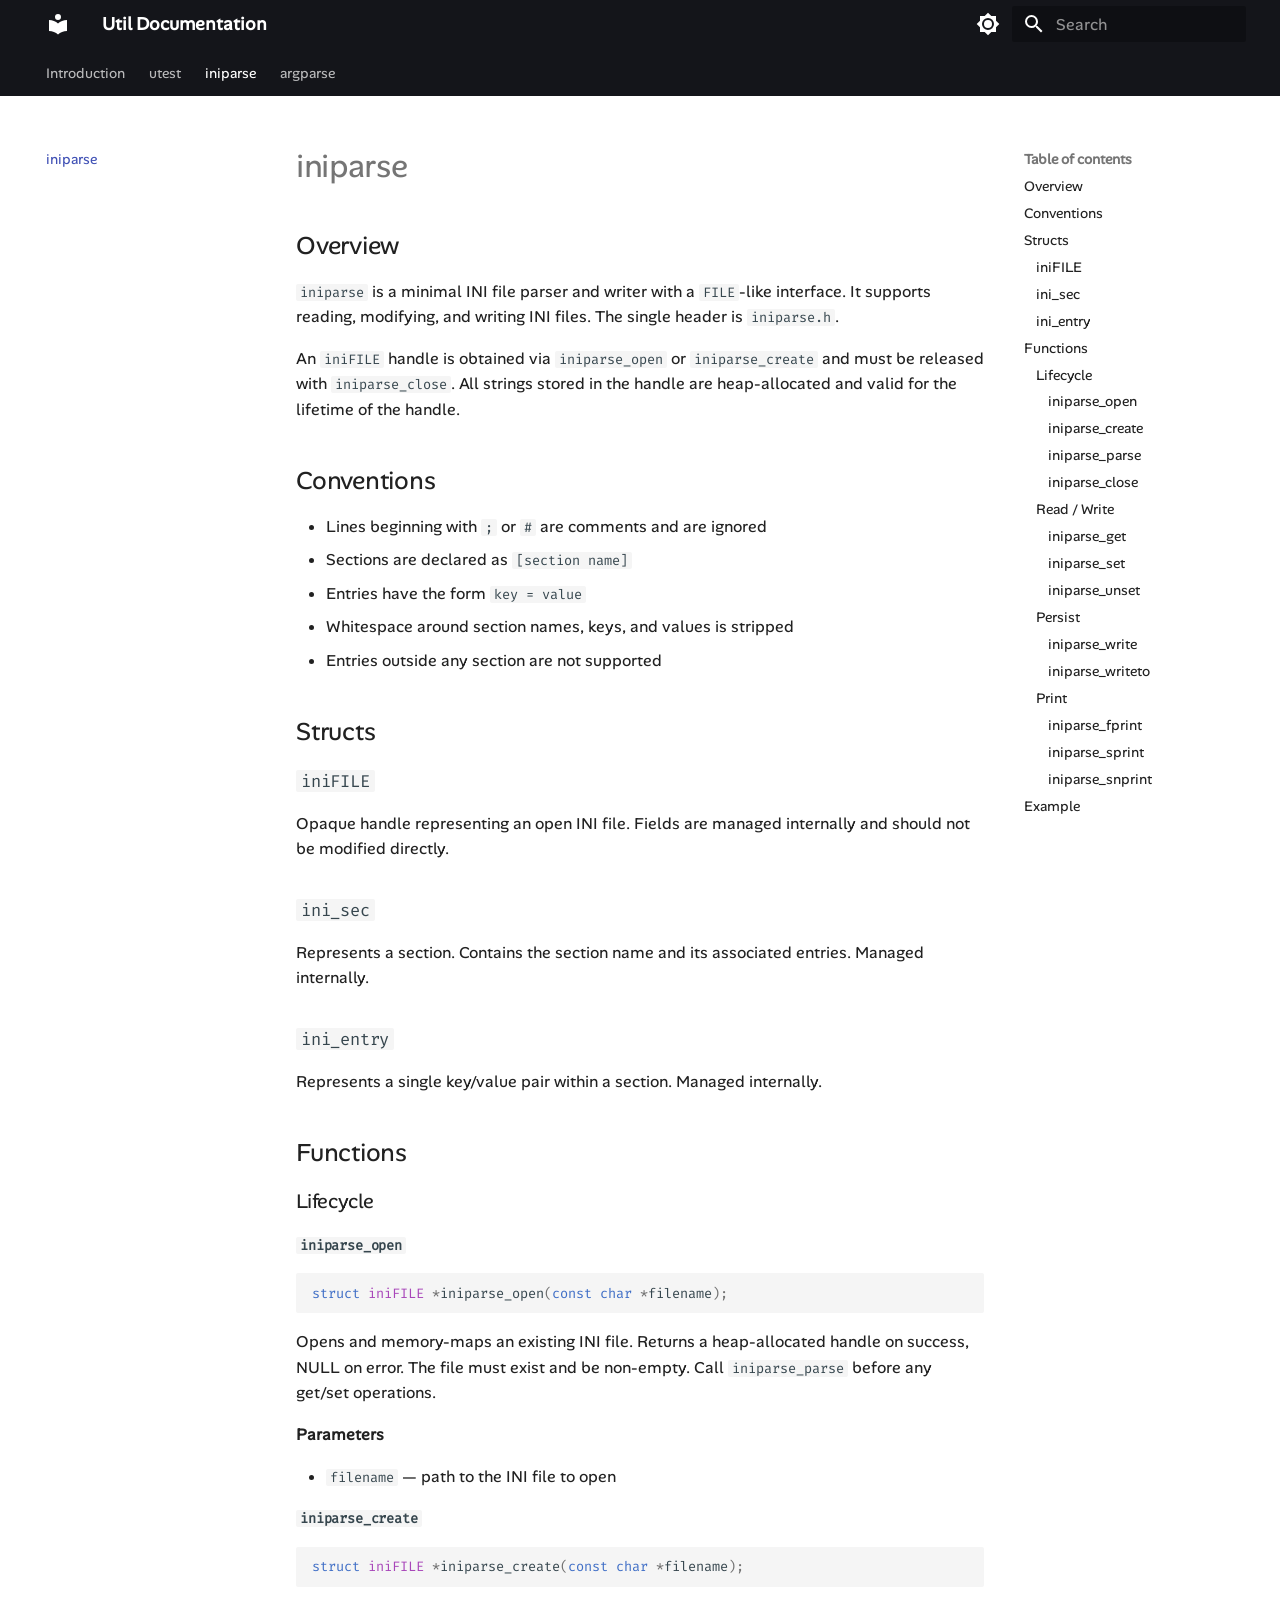
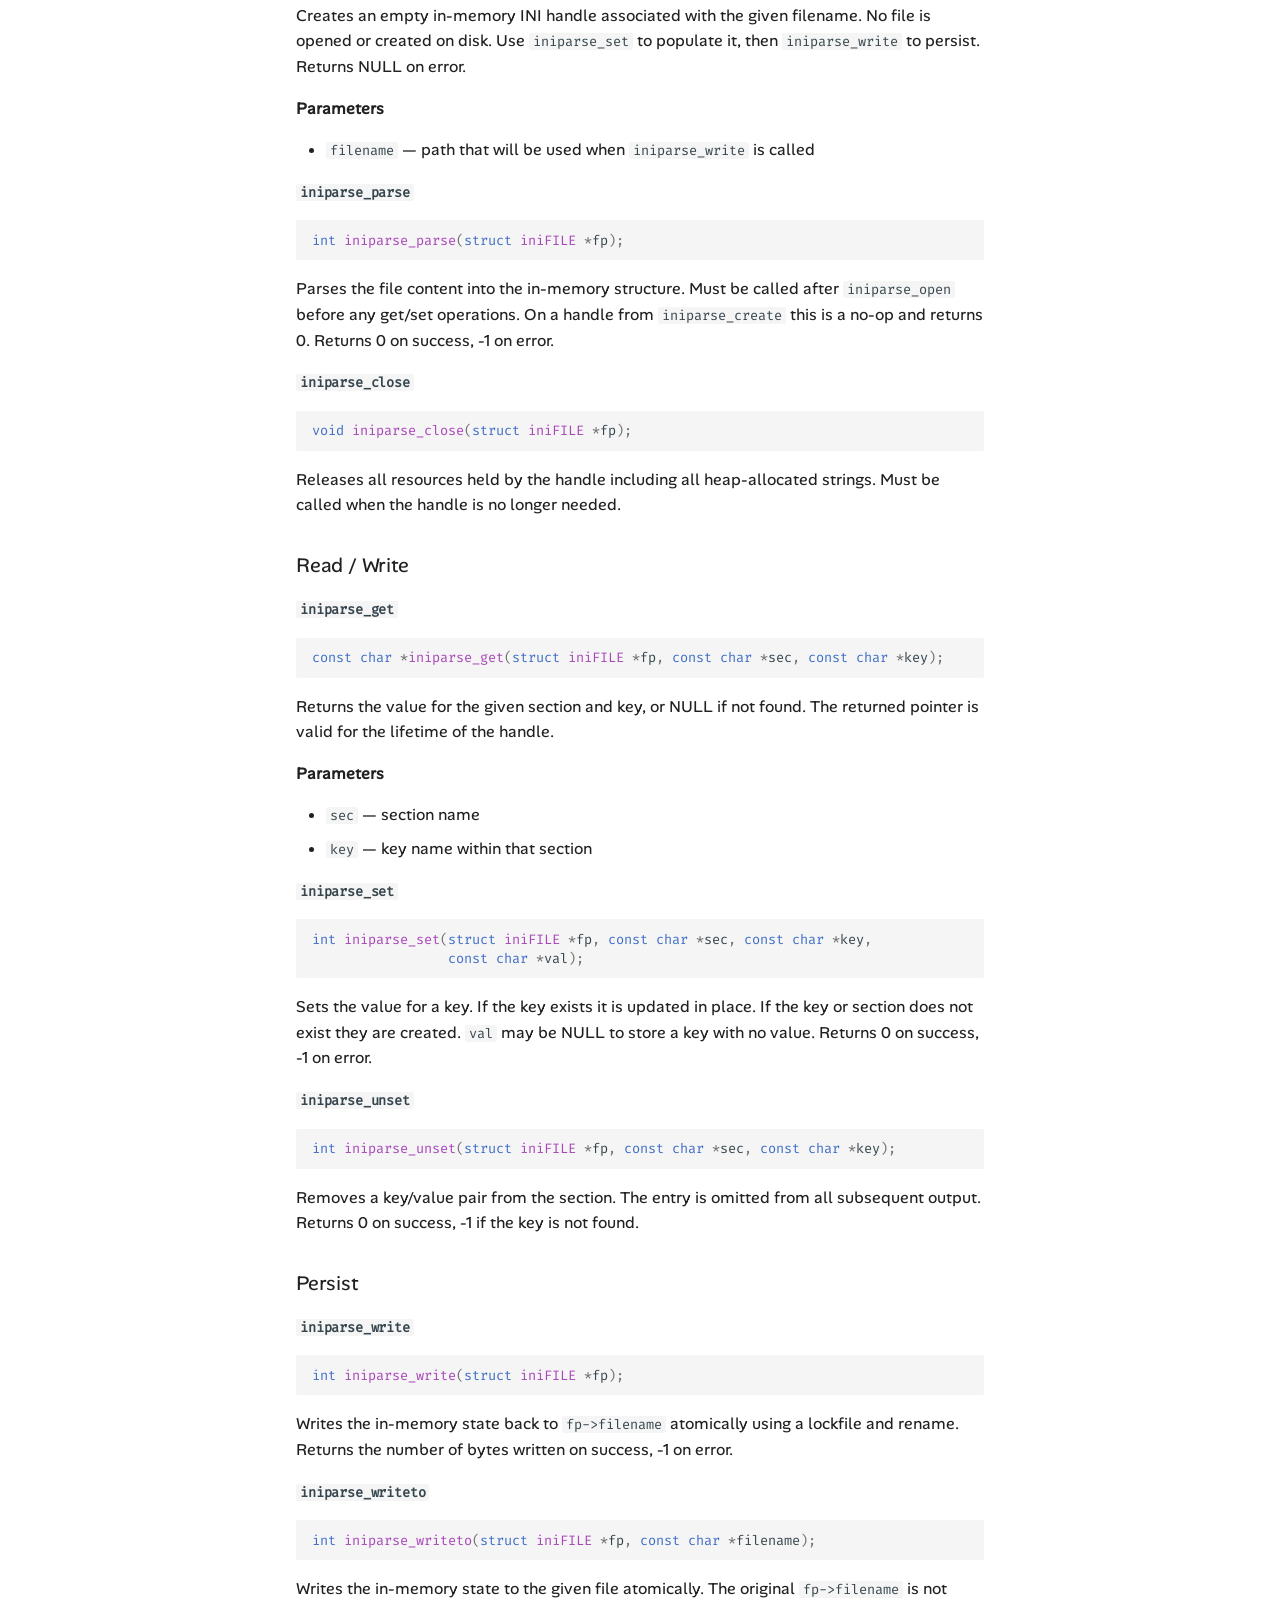
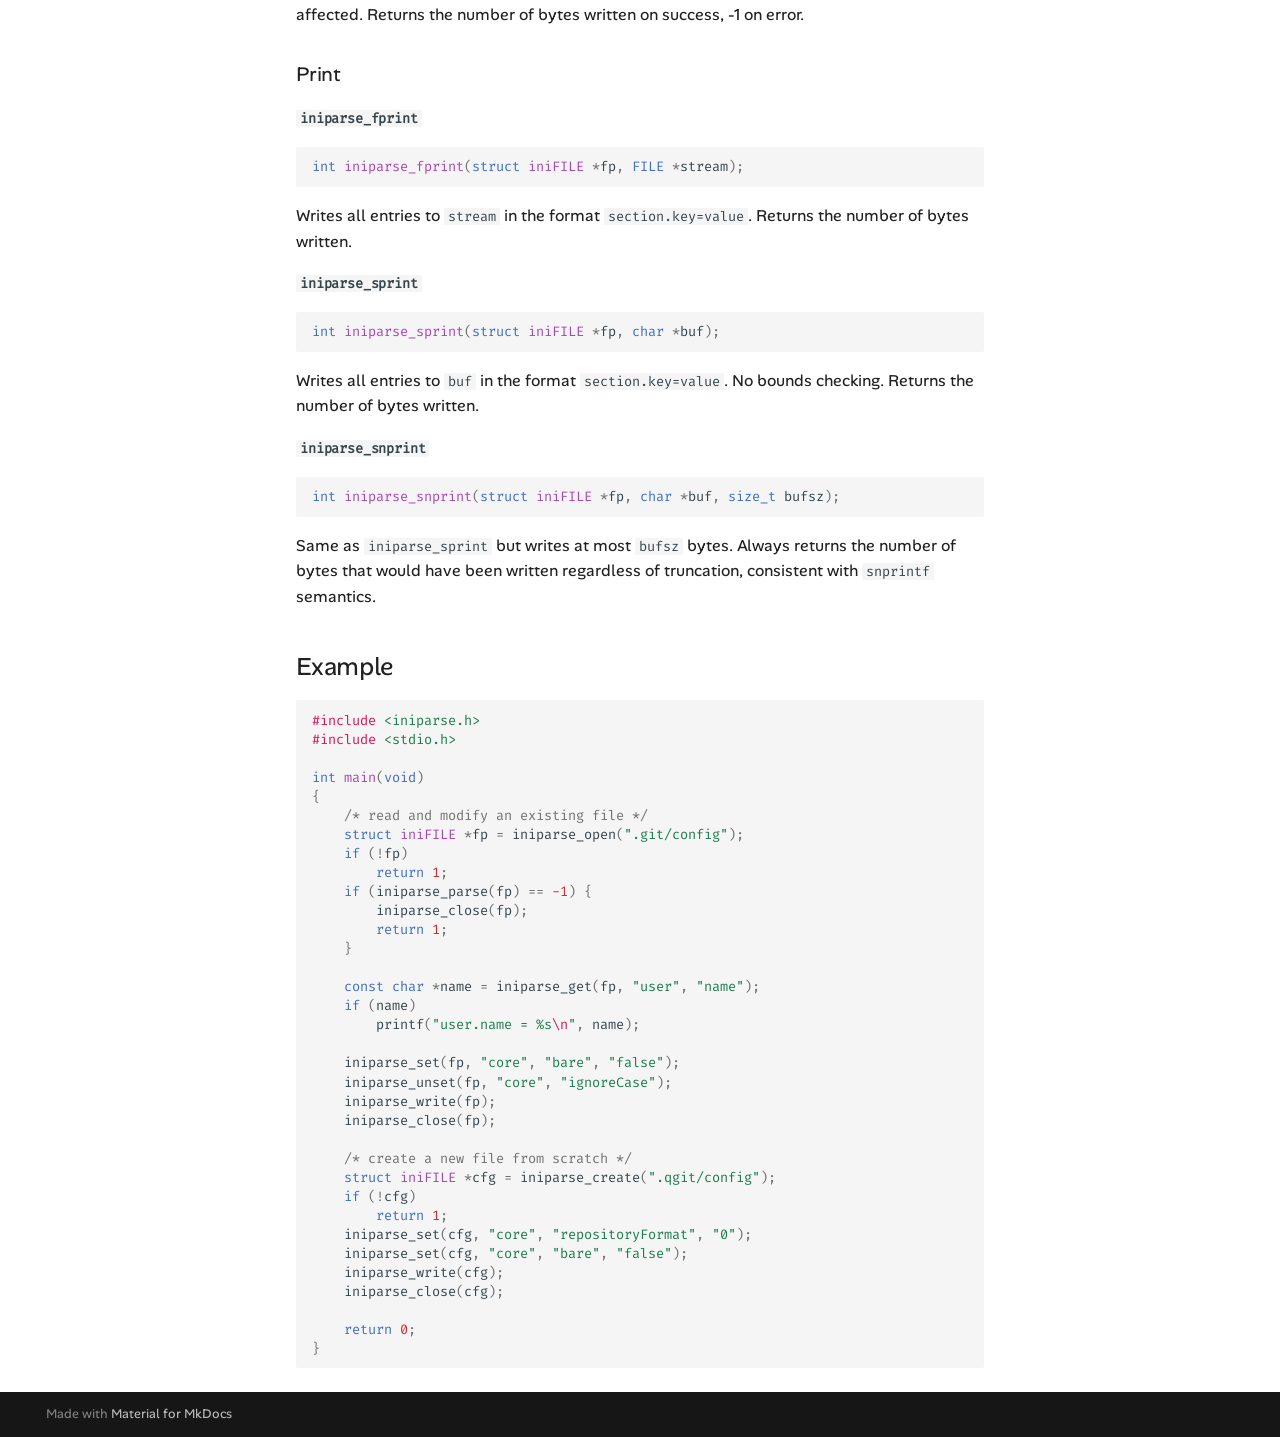
<file: iniparse/index.html>
<!doctype html>
<html lang="en" class="no-js">
  <head>
    
      <meta charset="utf-8">
      <meta name="viewport" content="width=device-width,initial-scale=1">
      
        <meta name="description" content="Modern, lightweight C utility library documentation">
      
      
      
      
        <link rel="prev" href="../utest/">
      
      
        <link rel="next" href="../argparse/">
      
      
        
      
      
      <link rel="icon" href="../assets/images/favicon.png">
      <meta name="generator" content="mkdocs-1.6.1, mkdocs-material-9.7.6">
    
    
      
        <title>iniparse - Util Documentation</title>
      
    
    
      <link rel="stylesheet" href="../assets/stylesheets/main.484c7ddc.min.css">
      
        
        <link rel="stylesheet" href="../assets/stylesheets/palette.ab4e12ef.min.css">
      
      


    
    
      
    
    
      
        
        
        <link rel="preconnect" href="https://fonts.gstatic.com" crossorigin>
        <link rel="stylesheet" href="https://fonts.googleapis.com/css?family=Roboto:300,300i,400,400i,700,700i%7CRoboto+Mono:400,400i,700,700i&display=fallback">
        <style>:root{--md-text-font:"Roboto";--md-code-font:"Roboto Mono"}</style>
      
    
    
      <link rel="stylesheet" href="../stylesheets/extra.css">
    
    <script>__md_scope=new URL("..",location),__md_hash=e=>[...e].reduce(((e,_)=>(e<<5)-e+_.charCodeAt(0)),0),__md_get=(e,_=localStorage,t=__md_scope)=>JSON.parse(_.getItem(t.pathname+"."+e)),__md_set=(e,_,t=localStorage,a=__md_scope)=>{try{t.setItem(a.pathname+"."+e,JSON.stringify(_))}catch(e){}}</script>
    
      

    
    
  </head>
  
  
    
    
      
    
    
    
    
    <body dir="ltr" data-md-color-scheme="default" data-md-color-primary="black" data-md-color-accent="grey">
  
    
    <input class="md-toggle" data-md-toggle="drawer" type="checkbox" id="__drawer" autocomplete="off">
    <input class="md-toggle" data-md-toggle="search" type="checkbox" id="__search" autocomplete="off">
    <label class="md-overlay" for="__drawer"></label>
    <div data-md-component="skip">
      
        
        <a href="#iniparse" class="md-skip">
          Skip to content
        </a>
      
    </div>
    <div data-md-component="announce">
      
    </div>
    
    
      

<header class="md-header" data-md-component="header">
  <nav class="md-header__inner md-grid" aria-label="Header">
    <a href=".." title="Util Documentation" class="md-header__button md-logo" aria-label="Util Documentation" data-md-component="logo">
      
  
  <svg xmlns="http://www.w3.org/2000/svg" viewBox="0 0 24 24"><path d="M12 8a3 3 0 0 0 3-3 3 3 0 0 0-3-3 3 3 0 0 0-3 3 3 3 0 0 0 3 3m0 3.54C9.64 9.35 6.5 8 3 8v11c3.5 0 6.64 1.35 9 3.54 2.36-2.19 5.5-3.54 9-3.54V8c-3.5 0-6.64 1.35-9 3.54"/></svg>

    </a>
    <label class="md-header__button md-icon" for="__drawer">
      
      <svg xmlns="http://www.w3.org/2000/svg" viewBox="0 0 24 24"><path d="M3 6h18v2H3zm0 5h18v2H3zm0 5h18v2H3z"/></svg>
    </label>
    <div class="md-header__title" data-md-component="header-title">
      <div class="md-header__ellipsis">
        <div class="md-header__topic">
          <span class="md-ellipsis">
            Util Documentation
          </span>
        </div>
        <div class="md-header__topic" data-md-component="header-topic">
          <span class="md-ellipsis">
            
              iniparse
            
          </span>
        </div>
      </div>
    </div>
    
      
        <form class="md-header__option" data-md-component="palette">
  
    
    
    
    <input class="md-option" data-md-color-media="" data-md-color-scheme="default" data-md-color-primary="black" data-md-color-accent="grey"  aria-label="Switch to dark mode"  type="radio" name="__palette" id="__palette_0">
    
      <label class="md-header__button md-icon" title="Switch to dark mode" for="__palette_1" hidden>
        <svg xmlns="http://www.w3.org/2000/svg" viewBox="0 0 24 24"><path d="M12 8a4 4 0 0 0-4 4 4 4 0 0 0 4 4 4 4 0 0 0 4-4 4 4 0 0 0-4-4m0 10a6 6 0 0 1-6-6 6 6 0 0 1 6-6 6 6 0 0 1 6 6 6 6 0 0 1-6 6m8-9.31V4h-4.69L12 .69 8.69 4H4v4.69L.69 12 4 15.31V20h4.69L12 23.31 15.31 20H20v-4.69L23.31 12z"/></svg>
      </label>
    
  
    
    
    
    <input class="md-option" data-md-color-media="" data-md-color-scheme="slate" data-md-color-primary="grey" data-md-color-accent="grey"  aria-label="Switch to light mode"  type="radio" name="__palette" id="__palette_1">
    
      <label class="md-header__button md-icon" title="Switch to light mode" for="__palette_0" hidden>
        <svg xmlns="http://www.w3.org/2000/svg" viewBox="0 0 24 24"><path d="M12 18c-.89 0-1.74-.2-2.5-.55C11.56 16.5 13 14.42 13 12s-1.44-4.5-3.5-5.45C10.26 6.2 11.11 6 12 6a6 6 0 0 1 6 6 6 6 0 0 1-6 6m8-9.31V4h-4.69L12 .69 8.69 4H4v4.69L.69 12 4 15.31V20h4.69L12 23.31 15.31 20H20v-4.69L23.31 12z"/></svg>
      </label>
    
  
</form>
      
    
    
      <script>var palette=__md_get("__palette");if(palette&&palette.color){if("(prefers-color-scheme)"===palette.color.media){var media=matchMedia("(prefers-color-scheme: light)"),input=document.querySelector(media.matches?"[data-md-color-media='(prefers-color-scheme: light)']":"[data-md-color-media='(prefers-color-scheme: dark)']");palette.color.media=input.getAttribute("data-md-color-media"),palette.color.scheme=input.getAttribute("data-md-color-scheme"),palette.color.primary=input.getAttribute("data-md-color-primary"),palette.color.accent=input.getAttribute("data-md-color-accent")}for(var[key,value]of Object.entries(palette.color))document.body.setAttribute("data-md-color-"+key,value)}</script>
    
    
    
      
      
        <label class="md-header__button md-icon" for="__search">
          
          <svg xmlns="http://www.w3.org/2000/svg" viewBox="0 0 24 24"><path d="M9.5 3A6.5 6.5 0 0 1 16 9.5c0 1.61-.59 3.09-1.56 4.23l.27.27h.79l5 5-1.5 1.5-5-5v-.79l-.27-.27A6.52 6.52 0 0 1 9.5 16 6.5 6.5 0 0 1 3 9.5 6.5 6.5 0 0 1 9.5 3m0 2C7 5 5 7 5 9.5S7 14 9.5 14 14 12 14 9.5 12 5 9.5 5"/></svg>
        </label>
        <div class="md-search" data-md-component="search" role="dialog">
  <label class="md-search__overlay" for="__search"></label>
  <div class="md-search__inner" role="search">
    <form class="md-search__form" name="search">
      <input type="text" class="md-search__input" name="query" aria-label="Search" placeholder="Search" autocapitalize="off" autocorrect="off" autocomplete="off" spellcheck="false" data-md-component="search-query" required>
      <label class="md-search__icon md-icon" for="__search">
        
        <svg xmlns="http://www.w3.org/2000/svg" viewBox="0 0 24 24"><path d="M9.5 3A6.5 6.5 0 0 1 16 9.5c0 1.61-.59 3.09-1.56 4.23l.27.27h.79l5 5-1.5 1.5-5-5v-.79l-.27-.27A6.52 6.52 0 0 1 9.5 16 6.5 6.5 0 0 1 3 9.5 6.5 6.5 0 0 1 9.5 3m0 2C7 5 5 7 5 9.5S7 14 9.5 14 14 12 14 9.5 12 5 9.5 5"/></svg>
        
        <svg xmlns="http://www.w3.org/2000/svg" viewBox="0 0 24 24"><path d="M20 11v2H8l5.5 5.5-1.42 1.42L4.16 12l7.92-7.92L13.5 5.5 8 11z"/></svg>
      </label>
      <nav class="md-search__options" aria-label="Search">
        
        <button type="reset" class="md-search__icon md-icon" title="Clear" aria-label="Clear" tabindex="-1">
          
          <svg xmlns="http://www.w3.org/2000/svg" viewBox="0 0 24 24"><path d="M19 6.41 17.59 5 12 10.59 6.41 5 5 6.41 10.59 12 5 17.59 6.41 19 12 13.41 17.59 19 19 17.59 13.41 12z"/></svg>
        </button>
      </nav>
      
        <div class="md-search__suggest" data-md-component="search-suggest"></div>
      
    </form>
    <div class="md-search__output">
      <div class="md-search__scrollwrap" tabindex="0" data-md-scrollfix>
        <div class="md-search-result" data-md-component="search-result">
          <div class="md-search-result__meta">
            Initializing search
          </div>
          <ol class="md-search-result__list" role="presentation"></ol>
        </div>
      </div>
    </div>
  </div>
</div>
      
    
    
  </nav>
  
</header>
    
    <div class="md-container" data-md-component="container">
      
      
        
          
            
<nav class="md-tabs" aria-label="Tabs" data-md-component="tabs">
  <div class="md-grid">
    <ul class="md-tabs__list">
      
        
  
  
  
  
    <li class="md-tabs__item">
      <a href=".." class="md-tabs__link">
        
  
  
    
  
  Introduction

      </a>
    </li>
  

      
        
  
  
  
  
    <li class="md-tabs__item">
      <a href="../utest/" class="md-tabs__link">
        
  
  
    
  
  utest

      </a>
    </li>
  

      
        
  
  
  
    
  
  
    <li class="md-tabs__item md-tabs__item--active">
      <a href="./" class="md-tabs__link">
        
  
  
    
  
  iniparse

      </a>
    </li>
  

      
        
  
  
  
  
    <li class="md-tabs__item">
      <a href="../argparse/" class="md-tabs__link">
        
  
  
    
  
  argparse

      </a>
    </li>
  

      
    </ul>
  </div>
</nav>
          
        
      
      <main class="md-main" data-md-component="main">
        <div class="md-main__inner md-grid">
          
            
              
              <div class="md-sidebar md-sidebar--primary" data-md-component="sidebar" data-md-type="navigation" >
                <div class="md-sidebar__scrollwrap">
                  <div class="md-sidebar__inner">
                    


  


<nav class="md-nav md-nav--primary md-nav--lifted" aria-label="Navigation" data-md-level="0">
  <label class="md-nav__title" for="__drawer">
    <a href=".." title="Util Documentation" class="md-nav__button md-logo" aria-label="Util Documentation" data-md-component="logo">
      
  
  <svg xmlns="http://www.w3.org/2000/svg" viewBox="0 0 24 24"><path d="M12 8a3 3 0 0 0 3-3 3 3 0 0 0-3-3 3 3 0 0 0-3 3 3 3 0 0 0 3 3m0 3.54C9.64 9.35 6.5 8 3 8v11c3.5 0 6.64 1.35 9 3.54 2.36-2.19 5.5-3.54 9-3.54V8c-3.5 0-6.64 1.35-9 3.54"/></svg>

    </a>
    Util Documentation
  </label>
  
  <ul class="md-nav__list" data-md-scrollfix>
    
      
      
  
  
  
  
    <li class="md-nav__item">
      <a href=".." class="md-nav__link">
        
  
  
  <span class="md-ellipsis">
    
  
    Introduction
  

    
  </span>
  
  

      </a>
    </li>
  

    
      
      
  
  
  
  
    <li class="md-nav__item">
      <a href="../utest/" class="md-nav__link">
        
  
  
  <span class="md-ellipsis">
    
  
    utest
  

    
  </span>
  
  

      </a>
    </li>
  

    
      
      
  
  
    
  
  
  
    <li class="md-nav__item md-nav__item--active">
      
      <input class="md-nav__toggle md-toggle" type="checkbox" id="__toc">
      
      
        
      
      
        <label class="md-nav__link md-nav__link--active" for="__toc">
          
  
  
  <span class="md-ellipsis">
    
  
    iniparse
  

    
  </span>
  
  

          <span class="md-nav__icon md-icon"></span>
        </label>
      
      <a href="./" class="md-nav__link md-nav__link--active">
        
  
  
  <span class="md-ellipsis">
    
  
    iniparse
  

    
  </span>
  
  

      </a>
      
        

<nav class="md-nav md-nav--secondary" aria-label="Table of contents">
  
  
  
    
  
  
    <label class="md-nav__title" for="__toc">
      <span class="md-nav__icon md-icon"></span>
      Table of contents
    </label>
    <ul class="md-nav__list" data-md-component="toc" data-md-scrollfix>
      
        <li class="md-nav__item">
  <a href="#overview" class="md-nav__link">
    <span class="md-ellipsis">
      
        Overview
      
    </span>
  </a>
  
</li>
      
        <li class="md-nav__item">
  <a href="#conventions" class="md-nav__link">
    <span class="md-ellipsis">
      
        Conventions
      
    </span>
  </a>
  
</li>
      
        <li class="md-nav__item">
  <a href="#structs" class="md-nav__link">
    <span class="md-ellipsis">
      
        Structs
      
    </span>
  </a>
  
    <nav class="md-nav" aria-label="Structs">
      <ul class="md-nav__list">
        
          <li class="md-nav__item">
  <a href="#inifile" class="md-nav__link">
    <span class="md-ellipsis">
      
        iniFILE
      
    </span>
  </a>
  
</li>
        
          <li class="md-nav__item">
  <a href="#ini_sec" class="md-nav__link">
    <span class="md-ellipsis">
      
        ini_sec
      
    </span>
  </a>
  
</li>
        
          <li class="md-nav__item">
  <a href="#ini_entry" class="md-nav__link">
    <span class="md-ellipsis">
      
        ini_entry
      
    </span>
  </a>
  
</li>
        
      </ul>
    </nav>
  
</li>
      
        <li class="md-nav__item">
  <a href="#functions" class="md-nav__link">
    <span class="md-ellipsis">
      
        Functions
      
    </span>
  </a>
  
    <nav class="md-nav" aria-label="Functions">
      <ul class="md-nav__list">
        
          <li class="md-nav__item">
  <a href="#lifecycle" class="md-nav__link">
    <span class="md-ellipsis">
      
        Lifecycle
      
    </span>
  </a>
  
    <nav class="md-nav" aria-label="Lifecycle">
      <ul class="md-nav__list">
        
          <li class="md-nav__item">
  <a href="#iniparse_open" class="md-nav__link">
    <span class="md-ellipsis">
      
        iniparse_open
      
    </span>
  </a>
  
</li>
        
          <li class="md-nav__item">
  <a href="#iniparse_create" class="md-nav__link">
    <span class="md-ellipsis">
      
        iniparse_create
      
    </span>
  </a>
  
</li>
        
          <li class="md-nav__item">
  <a href="#iniparse_parse" class="md-nav__link">
    <span class="md-ellipsis">
      
        iniparse_parse
      
    </span>
  </a>
  
</li>
        
          <li class="md-nav__item">
  <a href="#iniparse_close" class="md-nav__link">
    <span class="md-ellipsis">
      
        iniparse_close
      
    </span>
  </a>
  
</li>
        
      </ul>
    </nav>
  
</li>
        
          <li class="md-nav__item">
  <a href="#read-write" class="md-nav__link">
    <span class="md-ellipsis">
      
        Read / Write
      
    </span>
  </a>
  
    <nav class="md-nav" aria-label="Read / Write">
      <ul class="md-nav__list">
        
          <li class="md-nav__item">
  <a href="#iniparse_get" class="md-nav__link">
    <span class="md-ellipsis">
      
        iniparse_get
      
    </span>
  </a>
  
</li>
        
          <li class="md-nav__item">
  <a href="#iniparse_set" class="md-nav__link">
    <span class="md-ellipsis">
      
        iniparse_set
      
    </span>
  </a>
  
</li>
        
          <li class="md-nav__item">
  <a href="#iniparse_unset" class="md-nav__link">
    <span class="md-ellipsis">
      
        iniparse_unset
      
    </span>
  </a>
  
</li>
        
      </ul>
    </nav>
  
</li>
        
          <li class="md-nav__item">
  <a href="#persist" class="md-nav__link">
    <span class="md-ellipsis">
      
        Persist
      
    </span>
  </a>
  
    <nav class="md-nav" aria-label="Persist">
      <ul class="md-nav__list">
        
          <li class="md-nav__item">
  <a href="#iniparse_write" class="md-nav__link">
    <span class="md-ellipsis">
      
        iniparse_write
      
    </span>
  </a>
  
</li>
        
          <li class="md-nav__item">
  <a href="#iniparse_writeto" class="md-nav__link">
    <span class="md-ellipsis">
      
        iniparse_writeto
      
    </span>
  </a>
  
</li>
        
      </ul>
    </nav>
  
</li>
        
          <li class="md-nav__item">
  <a href="#print" class="md-nav__link">
    <span class="md-ellipsis">
      
        Print
      
    </span>
  </a>
  
    <nav class="md-nav" aria-label="Print">
      <ul class="md-nav__list">
        
          <li class="md-nav__item">
  <a href="#iniparse_fprint" class="md-nav__link">
    <span class="md-ellipsis">
      
        iniparse_fprint
      
    </span>
  </a>
  
</li>
        
          <li class="md-nav__item">
  <a href="#iniparse_sprint" class="md-nav__link">
    <span class="md-ellipsis">
      
        iniparse_sprint
      
    </span>
  </a>
  
</li>
        
          <li class="md-nav__item">
  <a href="#iniparse_snprint" class="md-nav__link">
    <span class="md-ellipsis">
      
        iniparse_snprint
      
    </span>
  </a>
  
</li>
        
      </ul>
    </nav>
  
</li>
        
      </ul>
    </nav>
  
</li>
      
        <li class="md-nav__item">
  <a href="#example" class="md-nav__link">
    <span class="md-ellipsis">
      
        Example
      
    </span>
  </a>
  
</li>
      
    </ul>
  
</nav>
      
    </li>
  

    
      
      
  
  
  
  
    <li class="md-nav__item">
      <a href="../argparse/" class="md-nav__link">
        
  
  
  <span class="md-ellipsis">
    
  
    argparse
  

    
  </span>
  
  

      </a>
    </li>
  

    
  </ul>
</nav>
                  </div>
                </div>
              </div>
            
            
              
              <div class="md-sidebar md-sidebar--secondary" data-md-component="sidebar" data-md-type="toc" >
                <div class="md-sidebar__scrollwrap">
                  <div class="md-sidebar__inner">
                    

<nav class="md-nav md-nav--secondary" aria-label="Table of contents">
  
  
  
    
  
  
    <label class="md-nav__title" for="__toc">
      <span class="md-nav__icon md-icon"></span>
      Table of contents
    </label>
    <ul class="md-nav__list" data-md-component="toc" data-md-scrollfix>
      
        <li class="md-nav__item">
  <a href="#overview" class="md-nav__link">
    <span class="md-ellipsis">
      
        Overview
      
    </span>
  </a>
  
</li>
      
        <li class="md-nav__item">
  <a href="#conventions" class="md-nav__link">
    <span class="md-ellipsis">
      
        Conventions
      
    </span>
  </a>
  
</li>
      
        <li class="md-nav__item">
  <a href="#structs" class="md-nav__link">
    <span class="md-ellipsis">
      
        Structs
      
    </span>
  </a>
  
    <nav class="md-nav" aria-label="Structs">
      <ul class="md-nav__list">
        
          <li class="md-nav__item">
  <a href="#inifile" class="md-nav__link">
    <span class="md-ellipsis">
      
        iniFILE
      
    </span>
  </a>
  
</li>
        
          <li class="md-nav__item">
  <a href="#ini_sec" class="md-nav__link">
    <span class="md-ellipsis">
      
        ini_sec
      
    </span>
  </a>
  
</li>
        
          <li class="md-nav__item">
  <a href="#ini_entry" class="md-nav__link">
    <span class="md-ellipsis">
      
        ini_entry
      
    </span>
  </a>
  
</li>
        
      </ul>
    </nav>
  
</li>
      
        <li class="md-nav__item">
  <a href="#functions" class="md-nav__link">
    <span class="md-ellipsis">
      
        Functions
      
    </span>
  </a>
  
    <nav class="md-nav" aria-label="Functions">
      <ul class="md-nav__list">
        
          <li class="md-nav__item">
  <a href="#lifecycle" class="md-nav__link">
    <span class="md-ellipsis">
      
        Lifecycle
      
    </span>
  </a>
  
    <nav class="md-nav" aria-label="Lifecycle">
      <ul class="md-nav__list">
        
          <li class="md-nav__item">
  <a href="#iniparse_open" class="md-nav__link">
    <span class="md-ellipsis">
      
        iniparse_open
      
    </span>
  </a>
  
</li>
        
          <li class="md-nav__item">
  <a href="#iniparse_create" class="md-nav__link">
    <span class="md-ellipsis">
      
        iniparse_create
      
    </span>
  </a>
  
</li>
        
          <li class="md-nav__item">
  <a href="#iniparse_parse" class="md-nav__link">
    <span class="md-ellipsis">
      
        iniparse_parse
      
    </span>
  </a>
  
</li>
        
          <li class="md-nav__item">
  <a href="#iniparse_close" class="md-nav__link">
    <span class="md-ellipsis">
      
        iniparse_close
      
    </span>
  </a>
  
</li>
        
      </ul>
    </nav>
  
</li>
        
          <li class="md-nav__item">
  <a href="#read-write" class="md-nav__link">
    <span class="md-ellipsis">
      
        Read / Write
      
    </span>
  </a>
  
    <nav class="md-nav" aria-label="Read / Write">
      <ul class="md-nav__list">
        
          <li class="md-nav__item">
  <a href="#iniparse_get" class="md-nav__link">
    <span class="md-ellipsis">
      
        iniparse_get
      
    </span>
  </a>
  
</li>
        
          <li class="md-nav__item">
  <a href="#iniparse_set" class="md-nav__link">
    <span class="md-ellipsis">
      
        iniparse_set
      
    </span>
  </a>
  
</li>
        
          <li class="md-nav__item">
  <a href="#iniparse_unset" class="md-nav__link">
    <span class="md-ellipsis">
      
        iniparse_unset
      
    </span>
  </a>
  
</li>
        
      </ul>
    </nav>
  
</li>
        
          <li class="md-nav__item">
  <a href="#persist" class="md-nav__link">
    <span class="md-ellipsis">
      
        Persist
      
    </span>
  </a>
  
    <nav class="md-nav" aria-label="Persist">
      <ul class="md-nav__list">
        
          <li class="md-nav__item">
  <a href="#iniparse_write" class="md-nav__link">
    <span class="md-ellipsis">
      
        iniparse_write
      
    </span>
  </a>
  
</li>
        
          <li class="md-nav__item">
  <a href="#iniparse_writeto" class="md-nav__link">
    <span class="md-ellipsis">
      
        iniparse_writeto
      
    </span>
  </a>
  
</li>
        
      </ul>
    </nav>
  
</li>
        
          <li class="md-nav__item">
  <a href="#print" class="md-nav__link">
    <span class="md-ellipsis">
      
        Print
      
    </span>
  </a>
  
    <nav class="md-nav" aria-label="Print">
      <ul class="md-nav__list">
        
          <li class="md-nav__item">
  <a href="#iniparse_fprint" class="md-nav__link">
    <span class="md-ellipsis">
      
        iniparse_fprint
      
    </span>
  </a>
  
</li>
        
          <li class="md-nav__item">
  <a href="#iniparse_sprint" class="md-nav__link">
    <span class="md-ellipsis">
      
        iniparse_sprint
      
    </span>
  </a>
  
</li>
        
          <li class="md-nav__item">
  <a href="#iniparse_snprint" class="md-nav__link">
    <span class="md-ellipsis">
      
        iniparse_snprint
      
    </span>
  </a>
  
</li>
        
      </ul>
    </nav>
  
</li>
        
      </ul>
    </nav>
  
</li>
      
        <li class="md-nav__item">
  <a href="#example" class="md-nav__link">
    <span class="md-ellipsis">
      
        Example
      
    </span>
  </a>
  
</li>
      
    </ul>
  
</nav>
                  </div>
                </div>
              </div>
            
          
          
            <div class="md-content" data-md-component="content">
              
              <article class="md-content__inner md-typeset">
                
                  



<h1 id="iniparse">iniparse<a class="headerlink" href="#iniparse" title="Permanent link">&para;</a></h1>
<h2 id="overview">Overview<a class="headerlink" href="#overview" title="Permanent link">&para;</a></h2>
<p><code>iniparse</code> is a minimal INI file parser and writer with a <code>FILE</code>-like interface. It supports reading, modifying, and writing INI files. The single header is <code>iniparse.h</code>.</p>
<p>An <code>iniFILE</code> handle is obtained via <code>iniparse_open</code> or <code>iniparse_create</code> and must be released with <code>iniparse_close</code>. All strings stored in the handle are heap-allocated and valid for the lifetime of the handle.</p>
<h2 id="conventions">Conventions<a class="headerlink" href="#conventions" title="Permanent link">&para;</a></h2>
<ul>
<li>Lines beginning with <code>;</code> or <code>#</code> are comments and are ignored</li>
<li>Sections are declared as <code>[section name]</code></li>
<li>Entries have the form <code>key = value</code></li>
<li>Whitespace around section names, keys, and values is stripped</li>
<li>Entries outside any section are not supported</li>
</ul>
<h2 id="structs">Structs<a class="headerlink" href="#structs" title="Permanent link">&para;</a></h2>
<h3 id="inifile"><code>iniFILE</code><a class="headerlink" href="#inifile" title="Permanent link">&para;</a></h3>
<p>Opaque handle representing an open INI file. Fields are managed internally and should not be modified directly.</p>
<h3 id="ini_sec"><code>ini_sec</code><a class="headerlink" href="#ini_sec" title="Permanent link">&para;</a></h3>
<p>Represents a section. Contains the section name and its associated entries. Managed internally.</p>
<h3 id="ini_entry"><code>ini_entry</code><a class="headerlink" href="#ini_entry" title="Permanent link">&para;</a></h3>
<p>Represents a single key/value pair within a section. Managed internally.</p>
<h2 id="functions">Functions<a class="headerlink" href="#functions" title="Permanent link">&para;</a></h2>
<h3 id="lifecycle">Lifecycle<a class="headerlink" href="#lifecycle" title="Permanent link">&para;</a></h3>
<h4 id="iniparse_open"><code>iniparse_open</code><a class="headerlink" href="#iniparse_open" title="Permanent link">&para;</a></h4>
<div class="highlight"><pre><span></span><code><a id="__codelineno-0-1" name="__codelineno-0-1" href="#__codelineno-0-1"></a><span class="k">struct</span><span class="w"> </span><span class="nc">iniFILE</span><span class="w"> </span><span class="o">*</span><span class="n">iniparse_open</span><span class="p">(</span><span class="k">const</span><span class="w"> </span><span class="kt">char</span><span class="w"> </span><span class="o">*</span><span class="n">filename</span><span class="p">);</span>
</code></pre></div>
<p>Opens and memory-maps an existing INI file. Returns a heap-allocated handle on success, NULL on error. The file must exist and be non-empty. Call <code>iniparse_parse</code> before any get/set operations.</p>
<p><strong>Parameters</strong></p>
<ul>
<li><code>filename</code> — path to the INI file to open</li>
</ul>
<h4 id="iniparse_create"><code>iniparse_create</code><a class="headerlink" href="#iniparse_create" title="Permanent link">&para;</a></h4>
<div class="highlight"><pre><span></span><code><a id="__codelineno-1-1" name="__codelineno-1-1" href="#__codelineno-1-1"></a><span class="k">struct</span><span class="w"> </span><span class="nc">iniFILE</span><span class="w"> </span><span class="o">*</span><span class="n">iniparse_create</span><span class="p">(</span><span class="k">const</span><span class="w"> </span><span class="kt">char</span><span class="w"> </span><span class="o">*</span><span class="n">filename</span><span class="p">);</span>
</code></pre></div>
<p>Creates an empty in-memory INI handle associated with the given filename. No file is opened or created on disk. Use <code>iniparse_set</code> to populate it, then <code>iniparse_write</code> to persist. Returns NULL on error.</p>
<p><strong>Parameters</strong></p>
<ul>
<li><code>filename</code> — path that will be used when <code>iniparse_write</code> is called</li>
</ul>
<h4 id="iniparse_parse"><code>iniparse_parse</code><a class="headerlink" href="#iniparse_parse" title="Permanent link">&para;</a></h4>
<div class="highlight"><pre><span></span><code><a id="__codelineno-2-1" name="__codelineno-2-1" href="#__codelineno-2-1"></a><span class="kt">int</span><span class="w"> </span><span class="nf">iniparse_parse</span><span class="p">(</span><span class="k">struct</span><span class="w"> </span><span class="nc">iniFILE</span><span class="w"> </span><span class="o">*</span><span class="n">fp</span><span class="p">);</span>
</code></pre></div>
<p>Parses the file content into the in-memory structure. Must be called after <code>iniparse_open</code> before any get/set operations. On a handle from <code>iniparse_create</code> this is a no-op and returns 0. Returns 0 on success, -1 on error.</p>
<h4 id="iniparse_close"><code>iniparse_close</code><a class="headerlink" href="#iniparse_close" title="Permanent link">&para;</a></h4>
<div class="highlight"><pre><span></span><code><a id="__codelineno-3-1" name="__codelineno-3-1" href="#__codelineno-3-1"></a><span class="kt">void</span><span class="w"> </span><span class="nf">iniparse_close</span><span class="p">(</span><span class="k">struct</span><span class="w"> </span><span class="nc">iniFILE</span><span class="w"> </span><span class="o">*</span><span class="n">fp</span><span class="p">);</span>
</code></pre></div>
<p>Releases all resources held by the handle including all heap-allocated strings. Must be called when the handle is no longer needed.</p>
<h3 id="read-write">Read / Write<a class="headerlink" href="#read-write" title="Permanent link">&para;</a></h3>
<h4 id="iniparse_get"><code>iniparse_get</code><a class="headerlink" href="#iniparse_get" title="Permanent link">&para;</a></h4>
<div class="highlight"><pre><span></span><code><a id="__codelineno-4-1" name="__codelineno-4-1" href="#__codelineno-4-1"></a><span class="k">const</span><span class="w"> </span><span class="kt">char</span><span class="w"> </span><span class="o">*</span><span class="nf">iniparse_get</span><span class="p">(</span><span class="k">struct</span><span class="w"> </span><span class="nc">iniFILE</span><span class="w"> </span><span class="o">*</span><span class="n">fp</span><span class="p">,</span><span class="w"> </span><span class="k">const</span><span class="w"> </span><span class="kt">char</span><span class="w"> </span><span class="o">*</span><span class="n">sec</span><span class="p">,</span><span class="w"> </span><span class="k">const</span><span class="w"> </span><span class="kt">char</span><span class="w"> </span><span class="o">*</span><span class="n">key</span><span class="p">);</span>
</code></pre></div>
<p>Returns the value for the given section and key, or NULL if not found. The returned pointer is valid for the lifetime of the handle.</p>
<p><strong>Parameters</strong></p>
<ul>
<li><code>sec</code> — section name</li>
<li><code>key</code> — key name within that section</li>
</ul>
<h4 id="iniparse_set"><code>iniparse_set</code><a class="headerlink" href="#iniparse_set" title="Permanent link">&para;</a></h4>
<div class="highlight"><pre><span></span><code><a id="__codelineno-5-1" name="__codelineno-5-1" href="#__codelineno-5-1"></a><span class="kt">int</span><span class="w"> </span><span class="nf">iniparse_set</span><span class="p">(</span><span class="k">struct</span><span class="w"> </span><span class="nc">iniFILE</span><span class="w"> </span><span class="o">*</span><span class="n">fp</span><span class="p">,</span><span class="w"> </span><span class="k">const</span><span class="w"> </span><span class="kt">char</span><span class="w"> </span><span class="o">*</span><span class="n">sec</span><span class="p">,</span><span class="w"> </span><span class="k">const</span><span class="w"> </span><span class="kt">char</span><span class="w"> </span><span class="o">*</span><span class="n">key</span><span class="p">,</span>
<a id="__codelineno-5-2" name="__codelineno-5-2" href="#__codelineno-5-2"></a><span class="w">                 </span><span class="k">const</span><span class="w"> </span><span class="kt">char</span><span class="w"> </span><span class="o">*</span><span class="n">val</span><span class="p">);</span>
</code></pre></div>
<p>Sets the value for a key. If the key exists it is updated in place. If the key or section does not exist they are created. <code>val</code> may be NULL to store a key with no value. Returns 0 on success, -1 on error.</p>
<h4 id="iniparse_unset"><code>iniparse_unset</code><a class="headerlink" href="#iniparse_unset" title="Permanent link">&para;</a></h4>
<div class="highlight"><pre><span></span><code><a id="__codelineno-6-1" name="__codelineno-6-1" href="#__codelineno-6-1"></a><span class="kt">int</span><span class="w"> </span><span class="nf">iniparse_unset</span><span class="p">(</span><span class="k">struct</span><span class="w"> </span><span class="nc">iniFILE</span><span class="w"> </span><span class="o">*</span><span class="n">fp</span><span class="p">,</span><span class="w"> </span><span class="k">const</span><span class="w"> </span><span class="kt">char</span><span class="w"> </span><span class="o">*</span><span class="n">sec</span><span class="p">,</span><span class="w"> </span><span class="k">const</span><span class="w"> </span><span class="kt">char</span><span class="w"> </span><span class="o">*</span><span class="n">key</span><span class="p">);</span>
</code></pre></div>
<p>Removes a key/value pair from the section. The entry is omitted from all subsequent output. Returns 0 on success, -1 if the key is not found.</p>
<h3 id="persist">Persist<a class="headerlink" href="#persist" title="Permanent link">&para;</a></h3>
<h4 id="iniparse_write"><code>iniparse_write</code><a class="headerlink" href="#iniparse_write" title="Permanent link">&para;</a></h4>
<div class="highlight"><pre><span></span><code><a id="__codelineno-7-1" name="__codelineno-7-1" href="#__codelineno-7-1"></a><span class="kt">int</span><span class="w"> </span><span class="nf">iniparse_write</span><span class="p">(</span><span class="k">struct</span><span class="w"> </span><span class="nc">iniFILE</span><span class="w"> </span><span class="o">*</span><span class="n">fp</span><span class="p">);</span>
</code></pre></div>
<p>Writes the in-memory state back to <code>fp-&gt;filename</code> atomically using a lockfile and rename. Returns the number of bytes written on success, -1 on error.</p>
<h4 id="iniparse_writeto"><code>iniparse_writeto</code><a class="headerlink" href="#iniparse_writeto" title="Permanent link">&para;</a></h4>
<div class="highlight"><pre><span></span><code><a id="__codelineno-8-1" name="__codelineno-8-1" href="#__codelineno-8-1"></a><span class="kt">int</span><span class="w"> </span><span class="nf">iniparse_writeto</span><span class="p">(</span><span class="k">struct</span><span class="w"> </span><span class="nc">iniFILE</span><span class="w"> </span><span class="o">*</span><span class="n">fp</span><span class="p">,</span><span class="w"> </span><span class="k">const</span><span class="w"> </span><span class="kt">char</span><span class="w"> </span><span class="o">*</span><span class="n">filename</span><span class="p">);</span>
</code></pre></div>
<p>Writes the in-memory state to the given file atomically. The original <code>fp-&gt;filename</code> is not affected. Returns the number of bytes written on success, -1 on error.</p>
<h3 id="print">Print<a class="headerlink" href="#print" title="Permanent link">&para;</a></h3>
<h4 id="iniparse_fprint"><code>iniparse_fprint</code><a class="headerlink" href="#iniparse_fprint" title="Permanent link">&para;</a></h4>
<div class="highlight"><pre><span></span><code><a id="__codelineno-9-1" name="__codelineno-9-1" href="#__codelineno-9-1"></a><span class="kt">int</span><span class="w"> </span><span class="nf">iniparse_fprint</span><span class="p">(</span><span class="k">struct</span><span class="w"> </span><span class="nc">iniFILE</span><span class="w"> </span><span class="o">*</span><span class="n">fp</span><span class="p">,</span><span class="w"> </span><span class="kt">FILE</span><span class="w"> </span><span class="o">*</span><span class="n">stream</span><span class="p">);</span>
</code></pre></div>
<p>Writes all entries to <code>stream</code> in the format <code>section.key=value</code>. Returns the number of bytes written.</p>
<h4 id="iniparse_sprint"><code>iniparse_sprint</code><a class="headerlink" href="#iniparse_sprint" title="Permanent link">&para;</a></h4>
<div class="highlight"><pre><span></span><code><a id="__codelineno-10-1" name="__codelineno-10-1" href="#__codelineno-10-1"></a><span class="kt">int</span><span class="w"> </span><span class="nf">iniparse_sprint</span><span class="p">(</span><span class="k">struct</span><span class="w"> </span><span class="nc">iniFILE</span><span class="w"> </span><span class="o">*</span><span class="n">fp</span><span class="p">,</span><span class="w"> </span><span class="kt">char</span><span class="w"> </span><span class="o">*</span><span class="n">buf</span><span class="p">);</span>
</code></pre></div>
<p>Writes all entries to <code>buf</code> in the format <code>section.key=value</code>. No bounds checking. Returns the number of bytes written.</p>
<h4 id="iniparse_snprint"><code>iniparse_snprint</code><a class="headerlink" href="#iniparse_snprint" title="Permanent link">&para;</a></h4>
<div class="highlight"><pre><span></span><code><a id="__codelineno-11-1" name="__codelineno-11-1" href="#__codelineno-11-1"></a><span class="kt">int</span><span class="w"> </span><span class="nf">iniparse_snprint</span><span class="p">(</span><span class="k">struct</span><span class="w"> </span><span class="nc">iniFILE</span><span class="w"> </span><span class="o">*</span><span class="n">fp</span><span class="p">,</span><span class="w"> </span><span class="kt">char</span><span class="w"> </span><span class="o">*</span><span class="n">buf</span><span class="p">,</span><span class="w"> </span><span class="kt">size_t</span><span class="w"> </span><span class="n">bufsz</span><span class="p">);</span>
</code></pre></div>
<p>Same as <code>iniparse_sprint</code> but writes at most <code>bufsz</code> bytes. Always returns the number of bytes that would have been written regardless of truncation, consistent with <code>snprintf</code> semantics.</p>
<h2 id="example">Example<a class="headerlink" href="#example" title="Permanent link">&para;</a></h2>
<div class="highlight"><pre><span></span><code><a id="__codelineno-12-1" name="__codelineno-12-1" href="#__codelineno-12-1"></a><span class="cp">#include</span><span class="w"> </span><span class="cpf">&lt;iniparse.h&gt;</span>
<a id="__codelineno-12-2" name="__codelineno-12-2" href="#__codelineno-12-2"></a><span class="cp">#include</span><span class="w"> </span><span class="cpf">&lt;stdio.h&gt;</span>
<a id="__codelineno-12-3" name="__codelineno-12-3" href="#__codelineno-12-3"></a>
<a id="__codelineno-12-4" name="__codelineno-12-4" href="#__codelineno-12-4"></a><span class="kt">int</span><span class="w"> </span><span class="nf">main</span><span class="p">(</span><span class="kt">void</span><span class="p">)</span>
<a id="__codelineno-12-5" name="__codelineno-12-5" href="#__codelineno-12-5"></a><span class="p">{</span>
<a id="__codelineno-12-6" name="__codelineno-12-6" href="#__codelineno-12-6"></a><span class="w">    </span><span class="cm">/* read and modify an existing file */</span>
<a id="__codelineno-12-7" name="__codelineno-12-7" href="#__codelineno-12-7"></a><span class="w">    </span><span class="k">struct</span><span class="w"> </span><span class="nc">iniFILE</span><span class="w"> </span><span class="o">*</span><span class="n">fp</span><span class="w"> </span><span class="o">=</span><span class="w"> </span><span class="n">iniparse_open</span><span class="p">(</span><span class="s">&quot;.git/config&quot;</span><span class="p">);</span>
<a id="__codelineno-12-8" name="__codelineno-12-8" href="#__codelineno-12-8"></a><span class="w">    </span><span class="k">if</span><span class="w"> </span><span class="p">(</span><span class="o">!</span><span class="n">fp</span><span class="p">)</span>
<a id="__codelineno-12-9" name="__codelineno-12-9" href="#__codelineno-12-9"></a><span class="w">        </span><span class="k">return</span><span class="w"> </span><span class="mi">1</span><span class="p">;</span>
<a id="__codelineno-12-10" name="__codelineno-12-10" href="#__codelineno-12-10"></a><span class="w">    </span><span class="k">if</span><span class="w"> </span><span class="p">(</span><span class="n">iniparse_parse</span><span class="p">(</span><span class="n">fp</span><span class="p">)</span><span class="w"> </span><span class="o">==</span><span class="w"> </span><span class="mi">-1</span><span class="p">)</span><span class="w"> </span><span class="p">{</span>
<a id="__codelineno-12-11" name="__codelineno-12-11" href="#__codelineno-12-11"></a><span class="w">        </span><span class="n">iniparse_close</span><span class="p">(</span><span class="n">fp</span><span class="p">);</span>
<a id="__codelineno-12-12" name="__codelineno-12-12" href="#__codelineno-12-12"></a><span class="w">        </span><span class="k">return</span><span class="w"> </span><span class="mi">1</span><span class="p">;</span>
<a id="__codelineno-12-13" name="__codelineno-12-13" href="#__codelineno-12-13"></a><span class="w">    </span><span class="p">}</span>
<a id="__codelineno-12-14" name="__codelineno-12-14" href="#__codelineno-12-14"></a>
<a id="__codelineno-12-15" name="__codelineno-12-15" href="#__codelineno-12-15"></a><span class="w">    </span><span class="k">const</span><span class="w"> </span><span class="kt">char</span><span class="w"> </span><span class="o">*</span><span class="n">name</span><span class="w"> </span><span class="o">=</span><span class="w"> </span><span class="n">iniparse_get</span><span class="p">(</span><span class="n">fp</span><span class="p">,</span><span class="w"> </span><span class="s">&quot;user&quot;</span><span class="p">,</span><span class="w"> </span><span class="s">&quot;name&quot;</span><span class="p">);</span>
<a id="__codelineno-12-16" name="__codelineno-12-16" href="#__codelineno-12-16"></a><span class="w">    </span><span class="k">if</span><span class="w"> </span><span class="p">(</span><span class="n">name</span><span class="p">)</span>
<a id="__codelineno-12-17" name="__codelineno-12-17" href="#__codelineno-12-17"></a><span class="w">        </span><span class="n">printf</span><span class="p">(</span><span class="s">&quot;user.name = %s</span><span class="se">\n</span><span class="s">&quot;</span><span class="p">,</span><span class="w"> </span><span class="n">name</span><span class="p">);</span>
<a id="__codelineno-12-18" name="__codelineno-12-18" href="#__codelineno-12-18"></a>
<a id="__codelineno-12-19" name="__codelineno-12-19" href="#__codelineno-12-19"></a><span class="w">    </span><span class="n">iniparse_set</span><span class="p">(</span><span class="n">fp</span><span class="p">,</span><span class="w"> </span><span class="s">&quot;core&quot;</span><span class="p">,</span><span class="w"> </span><span class="s">&quot;bare&quot;</span><span class="p">,</span><span class="w"> </span><span class="s">&quot;false&quot;</span><span class="p">);</span>
<a id="__codelineno-12-20" name="__codelineno-12-20" href="#__codelineno-12-20"></a><span class="w">    </span><span class="n">iniparse_unset</span><span class="p">(</span><span class="n">fp</span><span class="p">,</span><span class="w"> </span><span class="s">&quot;core&quot;</span><span class="p">,</span><span class="w"> </span><span class="s">&quot;ignoreCase&quot;</span><span class="p">);</span>
<a id="__codelineno-12-21" name="__codelineno-12-21" href="#__codelineno-12-21"></a><span class="w">    </span><span class="n">iniparse_write</span><span class="p">(</span><span class="n">fp</span><span class="p">);</span>
<a id="__codelineno-12-22" name="__codelineno-12-22" href="#__codelineno-12-22"></a><span class="w">    </span><span class="n">iniparse_close</span><span class="p">(</span><span class="n">fp</span><span class="p">);</span>
<a id="__codelineno-12-23" name="__codelineno-12-23" href="#__codelineno-12-23"></a>
<a id="__codelineno-12-24" name="__codelineno-12-24" href="#__codelineno-12-24"></a><span class="w">    </span><span class="cm">/* create a new file from scratch */</span>
<a id="__codelineno-12-25" name="__codelineno-12-25" href="#__codelineno-12-25"></a><span class="w">    </span><span class="k">struct</span><span class="w"> </span><span class="nc">iniFILE</span><span class="w"> </span><span class="o">*</span><span class="n">cfg</span><span class="w"> </span><span class="o">=</span><span class="w"> </span><span class="n">iniparse_create</span><span class="p">(</span><span class="s">&quot;.qgit/config&quot;</span><span class="p">);</span>
<a id="__codelineno-12-26" name="__codelineno-12-26" href="#__codelineno-12-26"></a><span class="w">    </span><span class="k">if</span><span class="w"> </span><span class="p">(</span><span class="o">!</span><span class="n">cfg</span><span class="p">)</span>
<a id="__codelineno-12-27" name="__codelineno-12-27" href="#__codelineno-12-27"></a><span class="w">        </span><span class="k">return</span><span class="w"> </span><span class="mi">1</span><span class="p">;</span>
<a id="__codelineno-12-28" name="__codelineno-12-28" href="#__codelineno-12-28"></a><span class="w">    </span><span class="n">iniparse_set</span><span class="p">(</span><span class="n">cfg</span><span class="p">,</span><span class="w"> </span><span class="s">&quot;core&quot;</span><span class="p">,</span><span class="w"> </span><span class="s">&quot;repositoryFormat&quot;</span><span class="p">,</span><span class="w"> </span><span class="s">&quot;0&quot;</span><span class="p">);</span>
<a id="__codelineno-12-29" name="__codelineno-12-29" href="#__codelineno-12-29"></a><span class="w">    </span><span class="n">iniparse_set</span><span class="p">(</span><span class="n">cfg</span><span class="p">,</span><span class="w"> </span><span class="s">&quot;core&quot;</span><span class="p">,</span><span class="w"> </span><span class="s">&quot;bare&quot;</span><span class="p">,</span><span class="w"> </span><span class="s">&quot;false&quot;</span><span class="p">);</span>
<a id="__codelineno-12-30" name="__codelineno-12-30" href="#__codelineno-12-30"></a><span class="w">    </span><span class="n">iniparse_write</span><span class="p">(</span><span class="n">cfg</span><span class="p">);</span>
<a id="__codelineno-12-31" name="__codelineno-12-31" href="#__codelineno-12-31"></a><span class="w">    </span><span class="n">iniparse_close</span><span class="p">(</span><span class="n">cfg</span><span class="p">);</span>
<a id="__codelineno-12-32" name="__codelineno-12-32" href="#__codelineno-12-32"></a>
<a id="__codelineno-12-33" name="__codelineno-12-33" href="#__codelineno-12-33"></a><span class="w">    </span><span class="k">return</span><span class="w"> </span><span class="mi">0</span><span class="p">;</span>
<a id="__codelineno-12-34" name="__codelineno-12-34" href="#__codelineno-12-34"></a><span class="p">}</span>
</code></pre></div>












                
              </article>
            </div>
          
          
<script>var target=document.getElementById(location.hash.slice(1));target&&target.name&&(target.checked=target.name.startsWith("__tabbed_"))</script>
        </div>
        
      </main>
      
        <footer class="md-footer">
  
  <div class="md-footer-meta md-typeset">
    <div class="md-footer-meta__inner md-grid">
      <div class="md-copyright">
  
  
    Made with
    <a href="https://squidfunk.github.io/mkdocs-material/" target="_blank" rel="noopener">
      Material for MkDocs
    </a>
  
</div>
      
    </div>
  </div>
</footer>
      
    </div>
    <div class="md-dialog" data-md-component="dialog">
      <div class="md-dialog__inner md-typeset"></div>
    </div>
    
    
    
      
      
      <script id="__config" type="application/json">{"annotate": null, "base": "..", "features": ["navigation.tabs", "navigation.sections", "navigation.expand", "navigation.toc.integrate", "search.suggest", "search.highlight"], "search": "../assets/javascripts/workers/search.2c215733.min.js", "tags": null, "translations": {"clipboard.copied": "Copied to clipboard", "clipboard.copy": "Copy to clipboard", "search.result.more.one": "1 more on this page", "search.result.more.other": "# more on this page", "search.result.none": "No matching documents", "search.result.one": "1 matching document", "search.result.other": "# matching documents", "search.result.placeholder": "Type to start searching", "search.result.term.missing": "Missing", "select.version": "Select version"}, "version": null}</script>
    
    
      <script src="../assets/javascripts/bundle.79ae519e.min.js"></script>
      
    
  </body>
</html>
</file>
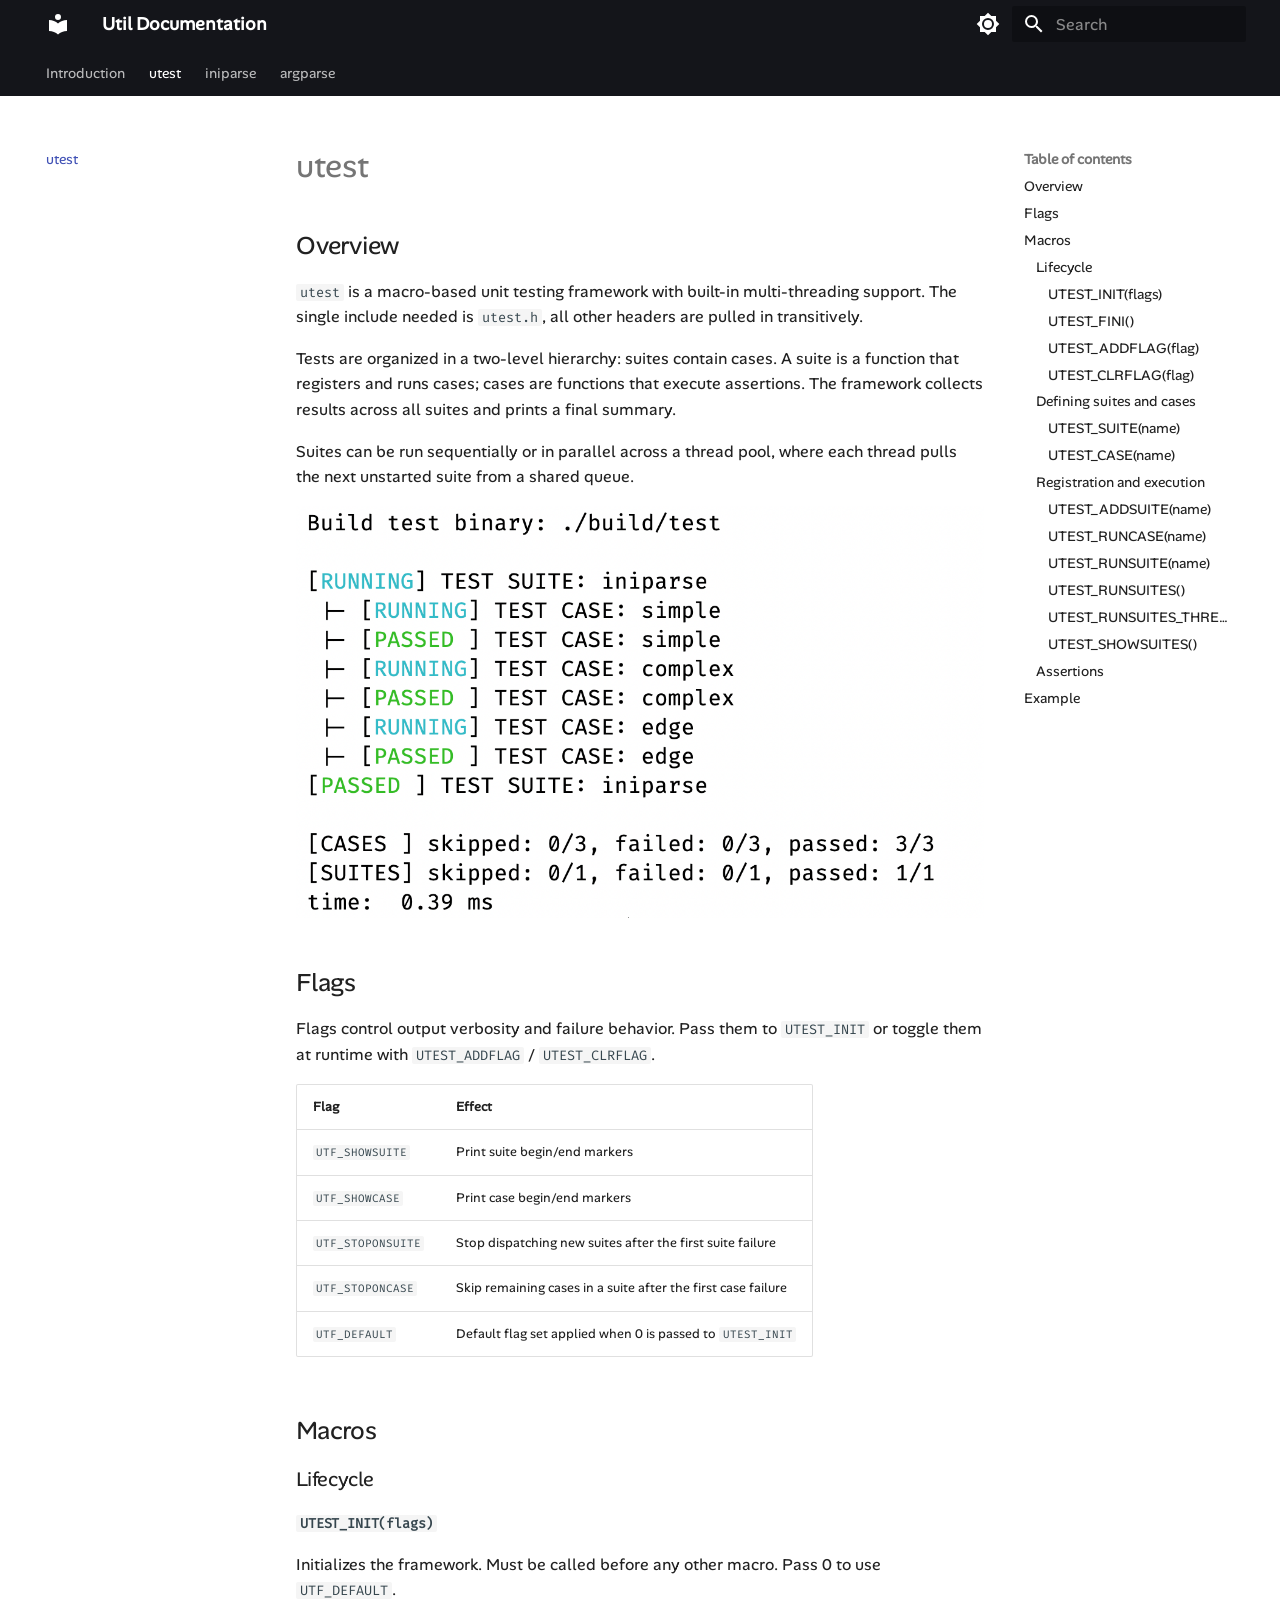
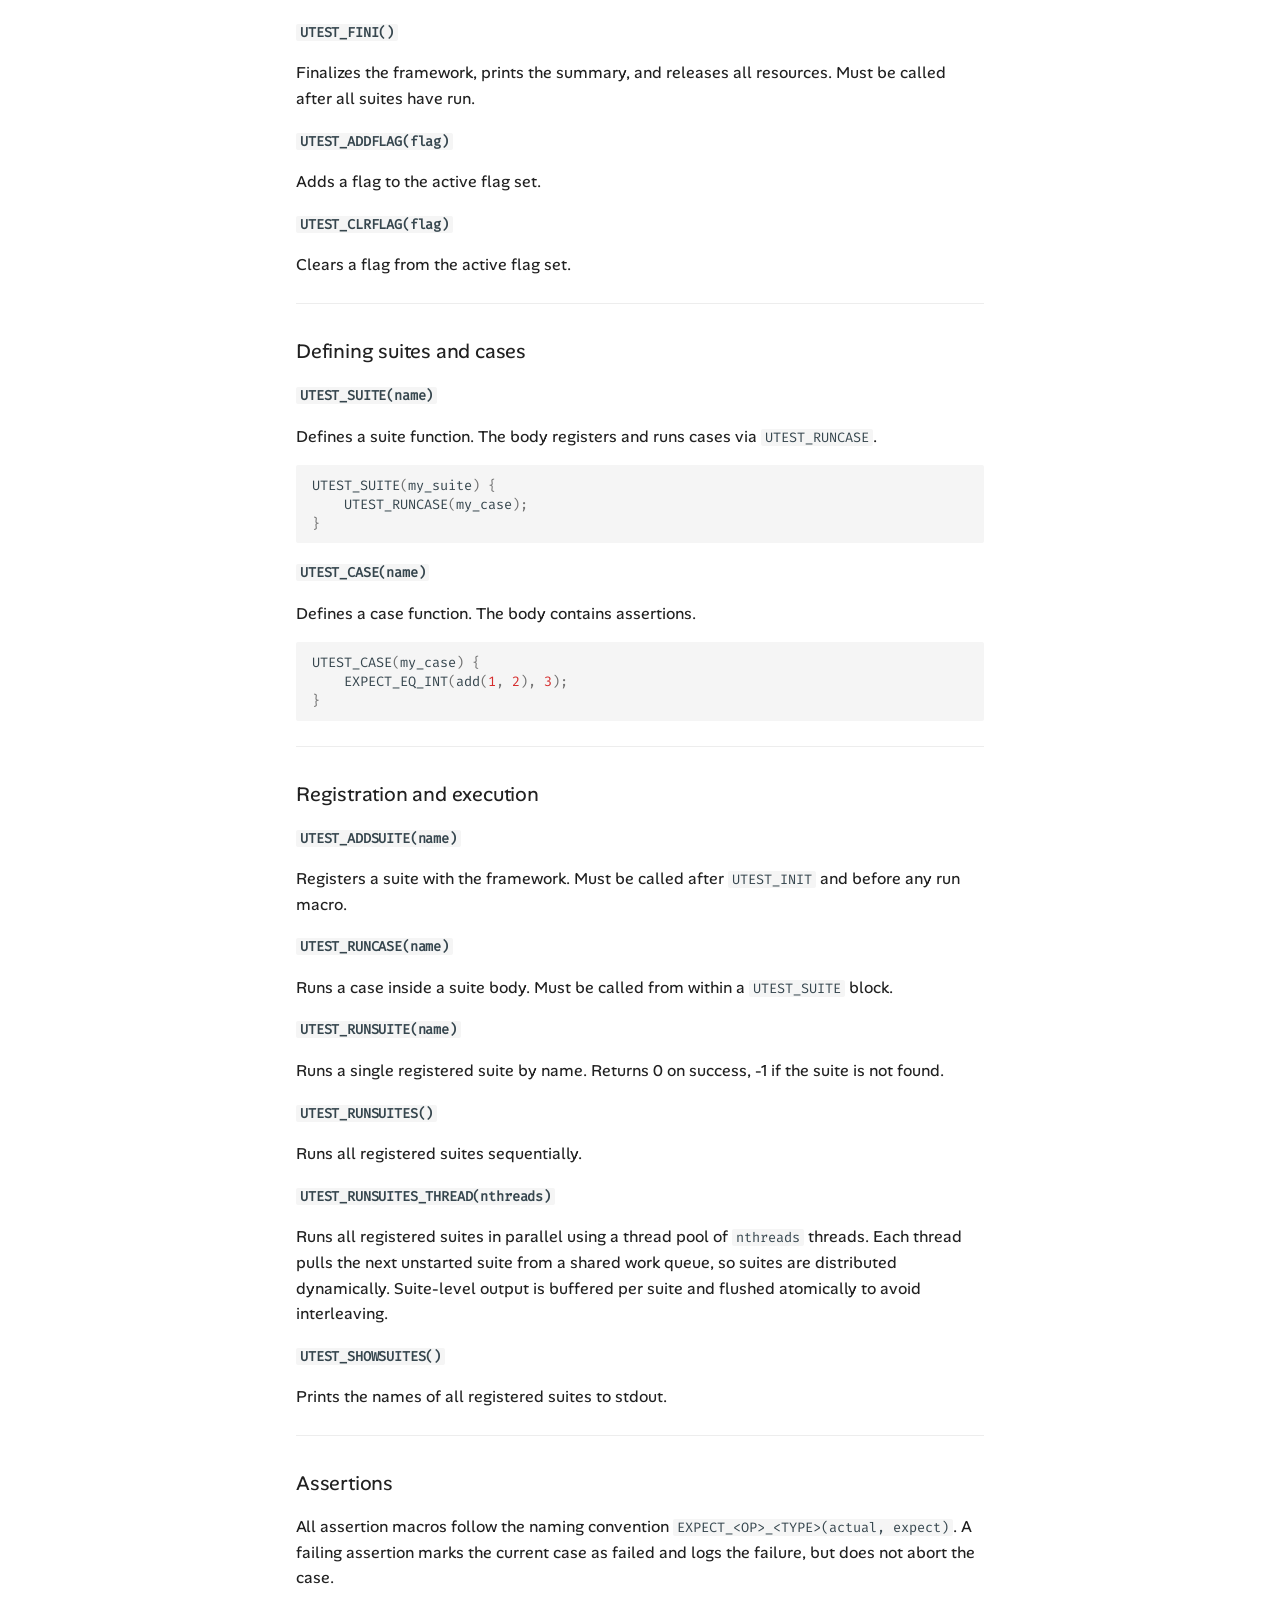
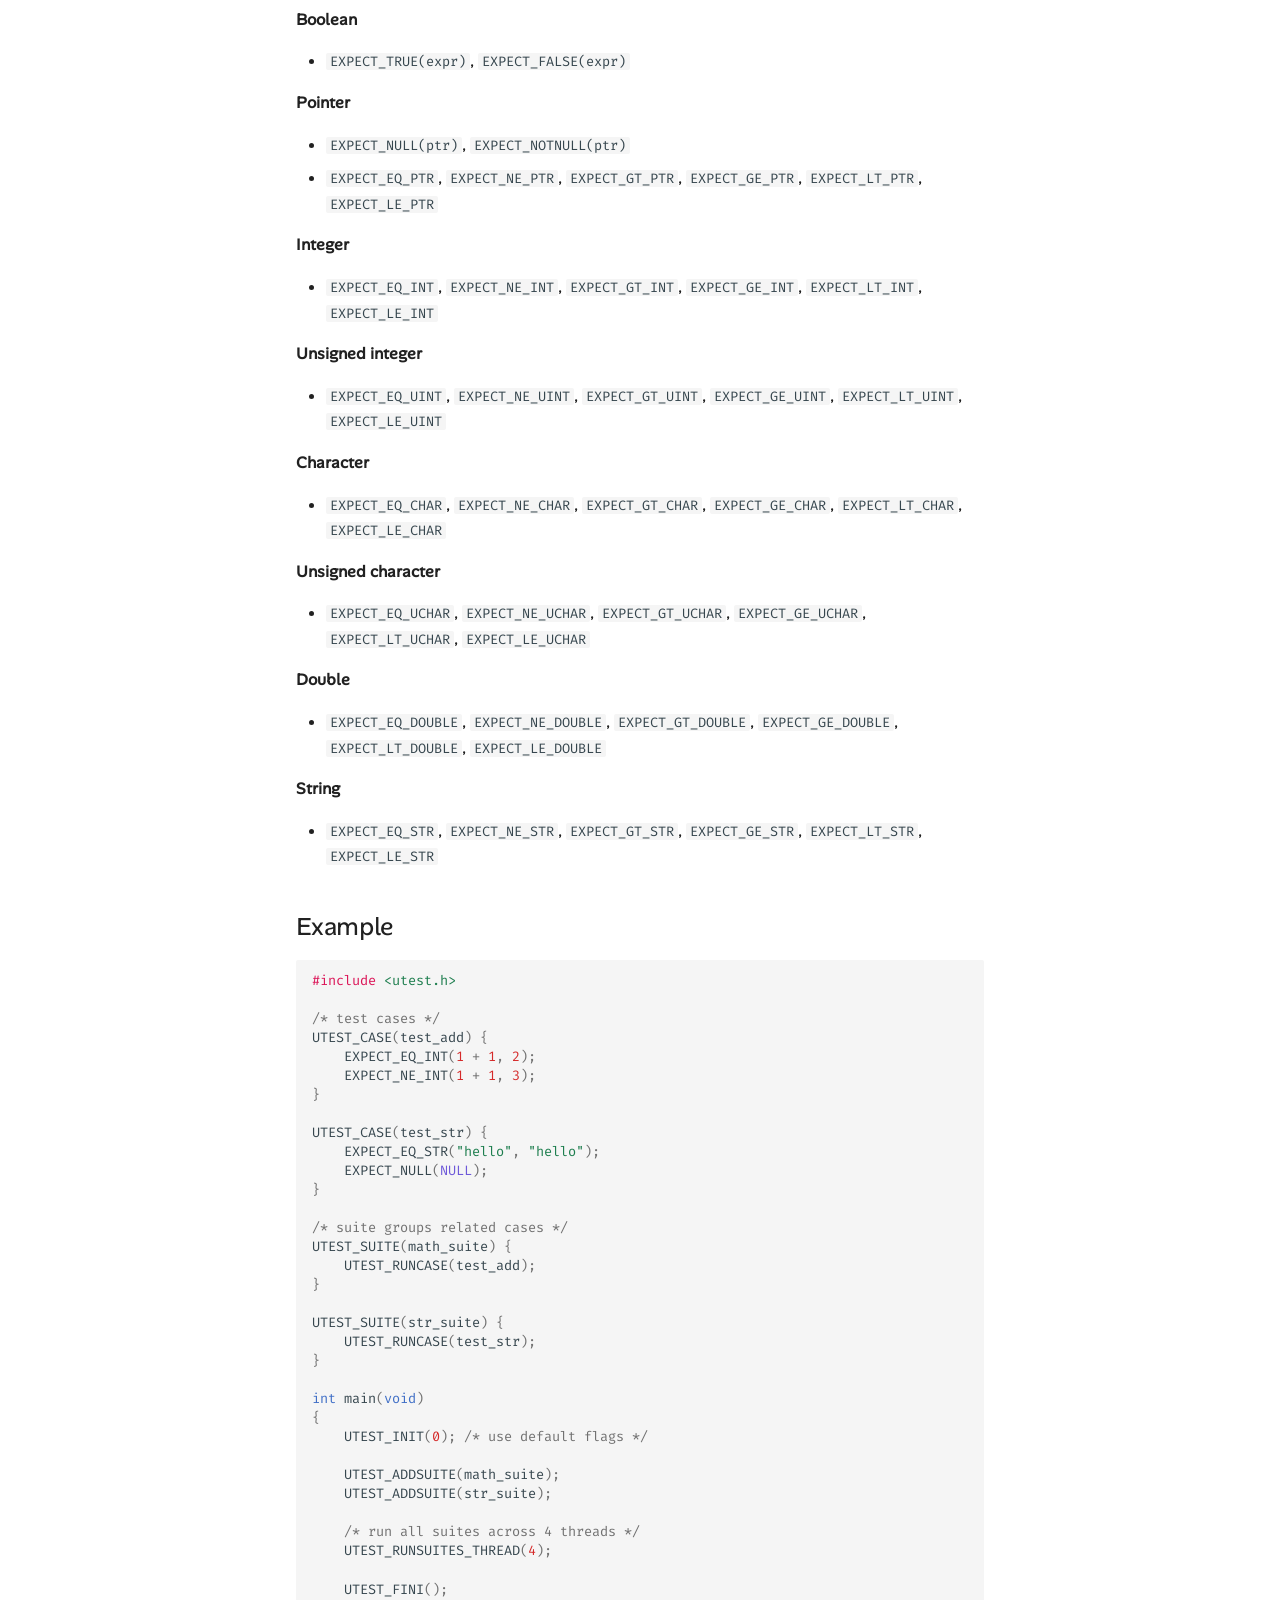
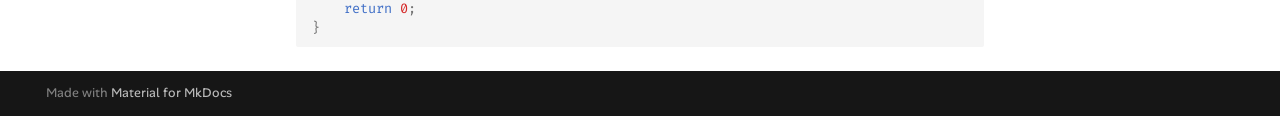
<file: utest/index.html>
<!doctype html>
<html lang="en" class="no-js">
  <head>
    
      <meta charset="utf-8">
      <meta name="viewport" content="width=device-width,initial-scale=1">
      
        <meta name="description" content="Modern, lightweight C utility library documentation">
      
      
      
      
        <link rel="prev" href="..">
      
      
        <link rel="next" href="../iniparse/">
      
      
        
      
      
      <link rel="icon" href="../assets/images/favicon.png">
      <meta name="generator" content="mkdocs-1.6.1, mkdocs-material-9.7.6">
    
    
      
        <title>utest - Util Documentation</title>
      
    
    
      <link rel="stylesheet" href="../assets/stylesheets/main.484c7ddc.min.css">
      
        
        <link rel="stylesheet" href="../assets/stylesheets/palette.ab4e12ef.min.css">
      
      


    
    
      
    
    
      
        
        
        <link rel="preconnect" href="https://fonts.gstatic.com" crossorigin>
        <link rel="stylesheet" href="https://fonts.googleapis.com/css?family=Roboto:300,300i,400,400i,700,700i%7CRoboto+Mono:400,400i,700,700i&display=fallback">
        <style>:root{--md-text-font:"Roboto";--md-code-font:"Roboto Mono"}</style>
      
    
    
      <link rel="stylesheet" href="../stylesheets/extra.css">
    
    <script>__md_scope=new URL("..",location),__md_hash=e=>[...e].reduce(((e,_)=>(e<<5)-e+_.charCodeAt(0)),0),__md_get=(e,_=localStorage,t=__md_scope)=>JSON.parse(_.getItem(t.pathname+"."+e)),__md_set=(e,_,t=localStorage,a=__md_scope)=>{try{t.setItem(a.pathname+"."+e,JSON.stringify(_))}catch(e){}}</script>
    
      

    
    
  </head>
  
  
    
    
      
    
    
    
    
    <body dir="ltr" data-md-color-scheme="default" data-md-color-primary="black" data-md-color-accent="grey">
  
    
    <input class="md-toggle" data-md-toggle="drawer" type="checkbox" id="__drawer" autocomplete="off">
    <input class="md-toggle" data-md-toggle="search" type="checkbox" id="__search" autocomplete="off">
    <label class="md-overlay" for="__drawer"></label>
    <div data-md-component="skip">
      
        
        <a href="#utest" class="md-skip">
          Skip to content
        </a>
      
    </div>
    <div data-md-component="announce">
      
    </div>
    
    
      

<header class="md-header" data-md-component="header">
  <nav class="md-header__inner md-grid" aria-label="Header">
    <a href=".." title="Util Documentation" class="md-header__button md-logo" aria-label="Util Documentation" data-md-component="logo">
      
  
  <svg xmlns="http://www.w3.org/2000/svg" viewBox="0 0 24 24"><path d="M12 8a3 3 0 0 0 3-3 3 3 0 0 0-3-3 3 3 0 0 0-3 3 3 3 0 0 0 3 3m0 3.54C9.64 9.35 6.5 8 3 8v11c3.5 0 6.64 1.35 9 3.54 2.36-2.19 5.5-3.54 9-3.54V8c-3.5 0-6.64 1.35-9 3.54"/></svg>

    </a>
    <label class="md-header__button md-icon" for="__drawer">
      
      <svg xmlns="http://www.w3.org/2000/svg" viewBox="0 0 24 24"><path d="M3 6h18v2H3zm0 5h18v2H3zm0 5h18v2H3z"/></svg>
    </label>
    <div class="md-header__title" data-md-component="header-title">
      <div class="md-header__ellipsis">
        <div class="md-header__topic">
          <span class="md-ellipsis">
            Util Documentation
          </span>
        </div>
        <div class="md-header__topic" data-md-component="header-topic">
          <span class="md-ellipsis">
            
              utest
            
          </span>
        </div>
      </div>
    </div>
    
      
        <form class="md-header__option" data-md-component="palette">
  
    
    
    
    <input class="md-option" data-md-color-media="" data-md-color-scheme="default" data-md-color-primary="black" data-md-color-accent="grey"  aria-label="Switch to dark mode"  type="radio" name="__palette" id="__palette_0">
    
      <label class="md-header__button md-icon" title="Switch to dark mode" for="__palette_1" hidden>
        <svg xmlns="http://www.w3.org/2000/svg" viewBox="0 0 24 24"><path d="M12 8a4 4 0 0 0-4 4 4 4 0 0 0 4 4 4 4 0 0 0 4-4 4 4 0 0 0-4-4m0 10a6 6 0 0 1-6-6 6 6 0 0 1 6-6 6 6 0 0 1 6 6 6 6 0 0 1-6 6m8-9.31V4h-4.69L12 .69 8.69 4H4v4.69L.69 12 4 15.31V20h4.69L12 23.31 15.31 20H20v-4.69L23.31 12z"/></svg>
      </label>
    
  
    
    
    
    <input class="md-option" data-md-color-media="" data-md-color-scheme="slate" data-md-color-primary="grey" data-md-color-accent="grey"  aria-label="Switch to light mode"  type="radio" name="__palette" id="__palette_1">
    
      <label class="md-header__button md-icon" title="Switch to light mode" for="__palette_0" hidden>
        <svg xmlns="http://www.w3.org/2000/svg" viewBox="0 0 24 24"><path d="M12 18c-.89 0-1.74-.2-2.5-.55C11.56 16.5 13 14.42 13 12s-1.44-4.5-3.5-5.45C10.26 6.2 11.11 6 12 6a6 6 0 0 1 6 6 6 6 0 0 1-6 6m8-9.31V4h-4.69L12 .69 8.69 4H4v4.69L.69 12 4 15.31V20h4.69L12 23.31 15.31 20H20v-4.69L23.31 12z"/></svg>
      </label>
    
  
</form>
      
    
    
      <script>var palette=__md_get("__palette");if(palette&&palette.color){if("(prefers-color-scheme)"===palette.color.media){var media=matchMedia("(prefers-color-scheme: light)"),input=document.querySelector(media.matches?"[data-md-color-media='(prefers-color-scheme: light)']":"[data-md-color-media='(prefers-color-scheme: dark)']");palette.color.media=input.getAttribute("data-md-color-media"),palette.color.scheme=input.getAttribute("data-md-color-scheme"),palette.color.primary=input.getAttribute("data-md-color-primary"),palette.color.accent=input.getAttribute("data-md-color-accent")}for(var[key,value]of Object.entries(palette.color))document.body.setAttribute("data-md-color-"+key,value)}</script>
    
    
    
      
      
        <label class="md-header__button md-icon" for="__search">
          
          <svg xmlns="http://www.w3.org/2000/svg" viewBox="0 0 24 24"><path d="M9.5 3A6.5 6.5 0 0 1 16 9.5c0 1.61-.59 3.09-1.56 4.23l.27.27h.79l5 5-1.5 1.5-5-5v-.79l-.27-.27A6.52 6.52 0 0 1 9.5 16 6.5 6.5 0 0 1 3 9.5 6.5 6.5 0 0 1 9.5 3m0 2C7 5 5 7 5 9.5S7 14 9.5 14 14 12 14 9.5 12 5 9.5 5"/></svg>
        </label>
        <div class="md-search" data-md-component="search" role="dialog">
  <label class="md-search__overlay" for="__search"></label>
  <div class="md-search__inner" role="search">
    <form class="md-search__form" name="search">
      <input type="text" class="md-search__input" name="query" aria-label="Search" placeholder="Search" autocapitalize="off" autocorrect="off" autocomplete="off" spellcheck="false" data-md-component="search-query" required>
      <label class="md-search__icon md-icon" for="__search">
        
        <svg xmlns="http://www.w3.org/2000/svg" viewBox="0 0 24 24"><path d="M9.5 3A6.5 6.5 0 0 1 16 9.5c0 1.61-.59 3.09-1.56 4.23l.27.27h.79l5 5-1.5 1.5-5-5v-.79l-.27-.27A6.52 6.52 0 0 1 9.5 16 6.5 6.5 0 0 1 3 9.5 6.5 6.5 0 0 1 9.5 3m0 2C7 5 5 7 5 9.5S7 14 9.5 14 14 12 14 9.5 12 5 9.5 5"/></svg>
        
        <svg xmlns="http://www.w3.org/2000/svg" viewBox="0 0 24 24"><path d="M20 11v2H8l5.5 5.5-1.42 1.42L4.16 12l7.92-7.92L13.5 5.5 8 11z"/></svg>
      </label>
      <nav class="md-search__options" aria-label="Search">
        
        <button type="reset" class="md-search__icon md-icon" title="Clear" aria-label="Clear" tabindex="-1">
          
          <svg xmlns="http://www.w3.org/2000/svg" viewBox="0 0 24 24"><path d="M19 6.41 17.59 5 12 10.59 6.41 5 5 6.41 10.59 12 5 17.59 6.41 19 12 13.41 17.59 19 19 17.59 13.41 12z"/></svg>
        </button>
      </nav>
      
        <div class="md-search__suggest" data-md-component="search-suggest"></div>
      
    </form>
    <div class="md-search__output">
      <div class="md-search__scrollwrap" tabindex="0" data-md-scrollfix>
        <div class="md-search-result" data-md-component="search-result">
          <div class="md-search-result__meta">
            Initializing search
          </div>
          <ol class="md-search-result__list" role="presentation"></ol>
        </div>
      </div>
    </div>
  </div>
</div>
      
    
    
  </nav>
  
</header>
    
    <div class="md-container" data-md-component="container">
      
      
        
          
            
<nav class="md-tabs" aria-label="Tabs" data-md-component="tabs">
  <div class="md-grid">
    <ul class="md-tabs__list">
      
        
  
  
  
  
    <li class="md-tabs__item">
      <a href=".." class="md-tabs__link">
        
  
  
    
  
  Introduction

      </a>
    </li>
  

      
        
  
  
  
    
  
  
    <li class="md-tabs__item md-tabs__item--active">
      <a href="./" class="md-tabs__link">
        
  
  
    
  
  utest

      </a>
    </li>
  

      
        
  
  
  
  
    <li class="md-tabs__item">
      <a href="../iniparse/" class="md-tabs__link">
        
  
  
    
  
  iniparse

      </a>
    </li>
  

      
        
  
  
  
  
    <li class="md-tabs__item">
      <a href="../argparse/" class="md-tabs__link">
        
  
  
    
  
  argparse

      </a>
    </li>
  

      
    </ul>
  </div>
</nav>
          
        
      
      <main class="md-main" data-md-component="main">
        <div class="md-main__inner md-grid">
          
            
              
              <div class="md-sidebar md-sidebar--primary" data-md-component="sidebar" data-md-type="navigation" >
                <div class="md-sidebar__scrollwrap">
                  <div class="md-sidebar__inner">
                    


  


<nav class="md-nav md-nav--primary md-nav--lifted" aria-label="Navigation" data-md-level="0">
  <label class="md-nav__title" for="__drawer">
    <a href=".." title="Util Documentation" class="md-nav__button md-logo" aria-label="Util Documentation" data-md-component="logo">
      
  
  <svg xmlns="http://www.w3.org/2000/svg" viewBox="0 0 24 24"><path d="M12 8a3 3 0 0 0 3-3 3 3 0 0 0-3-3 3 3 0 0 0-3 3 3 3 0 0 0 3 3m0 3.54C9.64 9.35 6.5 8 3 8v11c3.5 0 6.64 1.35 9 3.54 2.36-2.19 5.5-3.54 9-3.54V8c-3.5 0-6.64 1.35-9 3.54"/></svg>

    </a>
    Util Documentation
  </label>
  
  <ul class="md-nav__list" data-md-scrollfix>
    
      
      
  
  
  
  
    <li class="md-nav__item">
      <a href=".." class="md-nav__link">
        
  
  
  <span class="md-ellipsis">
    
  
    Introduction
  

    
  </span>
  
  

      </a>
    </li>
  

    
      
      
  
  
    
  
  
  
    <li class="md-nav__item md-nav__item--active">
      
      <input class="md-nav__toggle md-toggle" type="checkbox" id="__toc">
      
      
        
      
      
        <label class="md-nav__link md-nav__link--active" for="__toc">
          
  
  
  <span class="md-ellipsis">
    
  
    utest
  

    
  </span>
  
  

          <span class="md-nav__icon md-icon"></span>
        </label>
      
      <a href="./" class="md-nav__link md-nav__link--active">
        
  
  
  <span class="md-ellipsis">
    
  
    utest
  

    
  </span>
  
  

      </a>
      
        

<nav class="md-nav md-nav--secondary" aria-label="Table of contents">
  
  
  
    
  
  
    <label class="md-nav__title" for="__toc">
      <span class="md-nav__icon md-icon"></span>
      Table of contents
    </label>
    <ul class="md-nav__list" data-md-component="toc" data-md-scrollfix>
      
        <li class="md-nav__item">
  <a href="#overview" class="md-nav__link">
    <span class="md-ellipsis">
      
        Overview
      
    </span>
  </a>
  
</li>
      
        <li class="md-nav__item">
  <a href="#flags" class="md-nav__link">
    <span class="md-ellipsis">
      
        Flags
      
    </span>
  </a>
  
</li>
      
        <li class="md-nav__item">
  <a href="#macros" class="md-nav__link">
    <span class="md-ellipsis">
      
        Macros
      
    </span>
  </a>
  
    <nav class="md-nav" aria-label="Macros">
      <ul class="md-nav__list">
        
          <li class="md-nav__item">
  <a href="#lifecycle" class="md-nav__link">
    <span class="md-ellipsis">
      
        Lifecycle
      
    </span>
  </a>
  
    <nav class="md-nav" aria-label="Lifecycle">
      <ul class="md-nav__list">
        
          <li class="md-nav__item">
  <a href="#utest_initflags" class="md-nav__link">
    <span class="md-ellipsis">
      
        UTEST_INIT(flags)
      
    </span>
  </a>
  
</li>
        
          <li class="md-nav__item">
  <a href="#utest_fini" class="md-nav__link">
    <span class="md-ellipsis">
      
        UTEST_FINI()
      
    </span>
  </a>
  
</li>
        
          <li class="md-nav__item">
  <a href="#utest_addflagflag" class="md-nav__link">
    <span class="md-ellipsis">
      
        UTEST_ADDFLAG(flag)
      
    </span>
  </a>
  
</li>
        
          <li class="md-nav__item">
  <a href="#utest_clrflagflag" class="md-nav__link">
    <span class="md-ellipsis">
      
        UTEST_CLRFLAG(flag)
      
    </span>
  </a>
  
</li>
        
      </ul>
    </nav>
  
</li>
        
          <li class="md-nav__item">
  <a href="#defining-suites-and-cases" class="md-nav__link">
    <span class="md-ellipsis">
      
        Defining suites and cases
      
    </span>
  </a>
  
    <nav class="md-nav" aria-label="Defining suites and cases">
      <ul class="md-nav__list">
        
          <li class="md-nav__item">
  <a href="#utest_suitename" class="md-nav__link">
    <span class="md-ellipsis">
      
        UTEST_SUITE(name)
      
    </span>
  </a>
  
</li>
        
          <li class="md-nav__item">
  <a href="#utest_casename" class="md-nav__link">
    <span class="md-ellipsis">
      
        UTEST_CASE(name)
      
    </span>
  </a>
  
</li>
        
      </ul>
    </nav>
  
</li>
        
          <li class="md-nav__item">
  <a href="#registration-and-execution" class="md-nav__link">
    <span class="md-ellipsis">
      
        Registration and execution
      
    </span>
  </a>
  
    <nav class="md-nav" aria-label="Registration and execution">
      <ul class="md-nav__list">
        
          <li class="md-nav__item">
  <a href="#utest_addsuitename" class="md-nav__link">
    <span class="md-ellipsis">
      
        UTEST_ADDSUITE(name)
      
    </span>
  </a>
  
</li>
        
          <li class="md-nav__item">
  <a href="#utest_runcasename" class="md-nav__link">
    <span class="md-ellipsis">
      
        UTEST_RUNCASE(name)
      
    </span>
  </a>
  
</li>
        
          <li class="md-nav__item">
  <a href="#utest_runsuitename" class="md-nav__link">
    <span class="md-ellipsis">
      
        UTEST_RUNSUITE(name)
      
    </span>
  </a>
  
</li>
        
          <li class="md-nav__item">
  <a href="#utest_runsuites" class="md-nav__link">
    <span class="md-ellipsis">
      
        UTEST_RUNSUITES()
      
    </span>
  </a>
  
</li>
        
          <li class="md-nav__item">
  <a href="#utest_runsuites_threadnthreads" class="md-nav__link">
    <span class="md-ellipsis">
      
        UTEST_RUNSUITES_THREAD(nthreads)
      
    </span>
  </a>
  
</li>
        
          <li class="md-nav__item">
  <a href="#utest_showsuites" class="md-nav__link">
    <span class="md-ellipsis">
      
        UTEST_SHOWSUITES()
      
    </span>
  </a>
  
</li>
        
      </ul>
    </nav>
  
</li>
        
          <li class="md-nav__item">
  <a href="#assertions" class="md-nav__link">
    <span class="md-ellipsis">
      
        Assertions
      
    </span>
  </a>
  
</li>
        
      </ul>
    </nav>
  
</li>
      
        <li class="md-nav__item">
  <a href="#example" class="md-nav__link">
    <span class="md-ellipsis">
      
        Example
      
    </span>
  </a>
  
</li>
      
    </ul>
  
</nav>
      
    </li>
  

    
      
      
  
  
  
  
    <li class="md-nav__item">
      <a href="../iniparse/" class="md-nav__link">
        
  
  
  <span class="md-ellipsis">
    
  
    iniparse
  

    
  </span>
  
  

      </a>
    </li>
  

    
      
      
  
  
  
  
    <li class="md-nav__item">
      <a href="../argparse/" class="md-nav__link">
        
  
  
  <span class="md-ellipsis">
    
  
    argparse
  

    
  </span>
  
  

      </a>
    </li>
  

    
  </ul>
</nav>
                  </div>
                </div>
              </div>
            
            
              
              <div class="md-sidebar md-sidebar--secondary" data-md-component="sidebar" data-md-type="toc" >
                <div class="md-sidebar__scrollwrap">
                  <div class="md-sidebar__inner">
                    

<nav class="md-nav md-nav--secondary" aria-label="Table of contents">
  
  
  
    
  
  
    <label class="md-nav__title" for="__toc">
      <span class="md-nav__icon md-icon"></span>
      Table of contents
    </label>
    <ul class="md-nav__list" data-md-component="toc" data-md-scrollfix>
      
        <li class="md-nav__item">
  <a href="#overview" class="md-nav__link">
    <span class="md-ellipsis">
      
        Overview
      
    </span>
  </a>
  
</li>
      
        <li class="md-nav__item">
  <a href="#flags" class="md-nav__link">
    <span class="md-ellipsis">
      
        Flags
      
    </span>
  </a>
  
</li>
      
        <li class="md-nav__item">
  <a href="#macros" class="md-nav__link">
    <span class="md-ellipsis">
      
        Macros
      
    </span>
  </a>
  
    <nav class="md-nav" aria-label="Macros">
      <ul class="md-nav__list">
        
          <li class="md-nav__item">
  <a href="#lifecycle" class="md-nav__link">
    <span class="md-ellipsis">
      
        Lifecycle
      
    </span>
  </a>
  
    <nav class="md-nav" aria-label="Lifecycle">
      <ul class="md-nav__list">
        
          <li class="md-nav__item">
  <a href="#utest_initflags" class="md-nav__link">
    <span class="md-ellipsis">
      
        UTEST_INIT(flags)
      
    </span>
  </a>
  
</li>
        
          <li class="md-nav__item">
  <a href="#utest_fini" class="md-nav__link">
    <span class="md-ellipsis">
      
        UTEST_FINI()
      
    </span>
  </a>
  
</li>
        
          <li class="md-nav__item">
  <a href="#utest_addflagflag" class="md-nav__link">
    <span class="md-ellipsis">
      
        UTEST_ADDFLAG(flag)
      
    </span>
  </a>
  
</li>
        
          <li class="md-nav__item">
  <a href="#utest_clrflagflag" class="md-nav__link">
    <span class="md-ellipsis">
      
        UTEST_CLRFLAG(flag)
      
    </span>
  </a>
  
</li>
        
      </ul>
    </nav>
  
</li>
        
          <li class="md-nav__item">
  <a href="#defining-suites-and-cases" class="md-nav__link">
    <span class="md-ellipsis">
      
        Defining suites and cases
      
    </span>
  </a>
  
    <nav class="md-nav" aria-label="Defining suites and cases">
      <ul class="md-nav__list">
        
          <li class="md-nav__item">
  <a href="#utest_suitename" class="md-nav__link">
    <span class="md-ellipsis">
      
        UTEST_SUITE(name)
      
    </span>
  </a>
  
</li>
        
          <li class="md-nav__item">
  <a href="#utest_casename" class="md-nav__link">
    <span class="md-ellipsis">
      
        UTEST_CASE(name)
      
    </span>
  </a>
  
</li>
        
      </ul>
    </nav>
  
</li>
        
          <li class="md-nav__item">
  <a href="#registration-and-execution" class="md-nav__link">
    <span class="md-ellipsis">
      
        Registration and execution
      
    </span>
  </a>
  
    <nav class="md-nav" aria-label="Registration and execution">
      <ul class="md-nav__list">
        
          <li class="md-nav__item">
  <a href="#utest_addsuitename" class="md-nav__link">
    <span class="md-ellipsis">
      
        UTEST_ADDSUITE(name)
      
    </span>
  </a>
  
</li>
        
          <li class="md-nav__item">
  <a href="#utest_runcasename" class="md-nav__link">
    <span class="md-ellipsis">
      
        UTEST_RUNCASE(name)
      
    </span>
  </a>
  
</li>
        
          <li class="md-nav__item">
  <a href="#utest_runsuitename" class="md-nav__link">
    <span class="md-ellipsis">
      
        UTEST_RUNSUITE(name)
      
    </span>
  </a>
  
</li>
        
          <li class="md-nav__item">
  <a href="#utest_runsuites" class="md-nav__link">
    <span class="md-ellipsis">
      
        UTEST_RUNSUITES()
      
    </span>
  </a>
  
</li>
        
          <li class="md-nav__item">
  <a href="#utest_runsuites_threadnthreads" class="md-nav__link">
    <span class="md-ellipsis">
      
        UTEST_RUNSUITES_THREAD(nthreads)
      
    </span>
  </a>
  
</li>
        
          <li class="md-nav__item">
  <a href="#utest_showsuites" class="md-nav__link">
    <span class="md-ellipsis">
      
        UTEST_SHOWSUITES()
      
    </span>
  </a>
  
</li>
        
      </ul>
    </nav>
  
</li>
        
          <li class="md-nav__item">
  <a href="#assertions" class="md-nav__link">
    <span class="md-ellipsis">
      
        Assertions
      
    </span>
  </a>
  
</li>
        
      </ul>
    </nav>
  
</li>
      
        <li class="md-nav__item">
  <a href="#example" class="md-nav__link">
    <span class="md-ellipsis">
      
        Example
      
    </span>
  </a>
  
</li>
      
    </ul>
  
</nav>
                  </div>
                </div>
              </div>
            
          
          
            <div class="md-content" data-md-component="content">
              
              <article class="md-content__inner md-typeset">
                
                  



<h1 id="utest">utest<a class="headerlink" href="#utest" title="Permanent link">&para;</a></h1>
<h2 id="overview">Overview<a class="headerlink" href="#overview" title="Permanent link">&para;</a></h2>
<p><code>utest</code> is a macro-based unit testing framework with built-in multi-threading support. The single include needed is <code>utest.h</code>, all other headers are pulled in transitively.</p>
<p>Tests are organized in a two-level hierarchy: suites contain cases. A suite is a function that registers and runs cases; cases are functions that execute assertions. The framework collects results across all suites and prints a final summary.</p>
<p>Suites can be run sequentially or in parallel across a thread pool, where each thread pulls the next unstarted suite from a shared queue.</p>
<p><img alt="utest output" src="../assets/utest.png" /></p>
<h2 id="flags">Flags<a class="headerlink" href="#flags" title="Permanent link">&para;</a></h2>
<p>Flags control output verbosity and failure behavior. Pass them to <code>UTEST_INIT</code> or toggle them at runtime with <code>UTEST_ADDFLAG</code> / <code>UTEST_CLRFLAG</code>.</p>
<table>
<thead>
<tr>
<th>Flag</th>
<th>Effect</th>
</tr>
</thead>
<tbody>
<tr>
<td><code>UTF_SHOWSUITE</code></td>
<td>Print suite begin/end markers</td>
</tr>
<tr>
<td><code>UTF_SHOWCASE</code></td>
<td>Print case begin/end markers</td>
</tr>
<tr>
<td><code>UTF_STOPONSUITE</code></td>
<td>Stop dispatching new suites after the first suite failure</td>
</tr>
<tr>
<td><code>UTF_STOPONCASE</code></td>
<td>Skip remaining cases in a suite after the first case failure</td>
</tr>
<tr>
<td><code>UTF_DEFAULT</code></td>
<td>Default flag set applied when 0 is passed to <code>UTEST_INIT</code></td>
</tr>
</tbody>
</table>
<h2 id="macros">Macros<a class="headerlink" href="#macros" title="Permanent link">&para;</a></h2>
<h3 id="lifecycle">Lifecycle<a class="headerlink" href="#lifecycle" title="Permanent link">&para;</a></h3>
<h4 id="utest_initflags"><code>UTEST_INIT(flags)</code><a class="headerlink" href="#utest_initflags" title="Permanent link">&para;</a></h4>
<p>Initializes the framework. Must be called before any other macro. Pass 0 to use <code>UTF_DEFAULT</code>.</p>
<h4 id="utest_fini"><code>UTEST_FINI()</code><a class="headerlink" href="#utest_fini" title="Permanent link">&para;</a></h4>
<p>Finalizes the framework, prints the summary, and releases all resources. Must be called after all suites have run.</p>
<h4 id="utest_addflagflag"><code>UTEST_ADDFLAG(flag)</code><a class="headerlink" href="#utest_addflagflag" title="Permanent link">&para;</a></h4>
<p>Adds a flag to the active flag set.</p>
<h4 id="utest_clrflagflag"><code>UTEST_CLRFLAG(flag)</code><a class="headerlink" href="#utest_clrflagflag" title="Permanent link">&para;</a></h4>
<p>Clears a flag from the active flag set.</p>
<hr />
<h3 id="defining-suites-and-cases">Defining suites and cases<a class="headerlink" href="#defining-suites-and-cases" title="Permanent link">&para;</a></h3>
<h4 id="utest_suitename"><code>UTEST_SUITE(name)</code><a class="headerlink" href="#utest_suitename" title="Permanent link">&para;</a></h4>
<p>Defines a suite function. The body registers and runs cases via <code>UTEST_RUNCASE</code>.</p>
<div class="highlight"><pre><span></span><code><a id="__codelineno-0-1" name="__codelineno-0-1" href="#__codelineno-0-1"></a><span class="n">UTEST_SUITE</span><span class="p">(</span><span class="n">my_suite</span><span class="p">)</span><span class="w"> </span><span class="p">{</span>
<a id="__codelineno-0-2" name="__codelineno-0-2" href="#__codelineno-0-2"></a><span class="w">    </span><span class="n">UTEST_RUNCASE</span><span class="p">(</span><span class="n">my_case</span><span class="p">);</span>
<a id="__codelineno-0-3" name="__codelineno-0-3" href="#__codelineno-0-3"></a><span class="p">}</span>
</code></pre></div>
<h4 id="utest_casename"><code>UTEST_CASE(name)</code><a class="headerlink" href="#utest_casename" title="Permanent link">&para;</a></h4>
<p>Defines a case function. The body contains assertions.</p>
<div class="highlight"><pre><span></span><code><a id="__codelineno-1-1" name="__codelineno-1-1" href="#__codelineno-1-1"></a><span class="n">UTEST_CASE</span><span class="p">(</span><span class="n">my_case</span><span class="p">)</span><span class="w"> </span><span class="p">{</span>
<a id="__codelineno-1-2" name="__codelineno-1-2" href="#__codelineno-1-2"></a><span class="w">    </span><span class="n">EXPECT_EQ_INT</span><span class="p">(</span><span class="n">add</span><span class="p">(</span><span class="mi">1</span><span class="p">,</span><span class="w"> </span><span class="mi">2</span><span class="p">),</span><span class="w"> </span><span class="mi">3</span><span class="p">);</span>
<a id="__codelineno-1-3" name="__codelineno-1-3" href="#__codelineno-1-3"></a><span class="p">}</span>
</code></pre></div>
<hr />
<h3 id="registration-and-execution">Registration and execution<a class="headerlink" href="#registration-and-execution" title="Permanent link">&para;</a></h3>
<h4 id="utest_addsuitename"><code>UTEST_ADDSUITE(name)</code><a class="headerlink" href="#utest_addsuitename" title="Permanent link">&para;</a></h4>
<p>Registers a suite with the framework. Must be called after <code>UTEST_INIT</code> and before any run macro.</p>
<h4 id="utest_runcasename"><code>UTEST_RUNCASE(name)</code><a class="headerlink" href="#utest_runcasename" title="Permanent link">&para;</a></h4>
<p>Runs a case inside a suite body. Must be called from within a <code>UTEST_SUITE</code> block.</p>
<h4 id="utest_runsuitename"><code>UTEST_RUNSUITE(name)</code><a class="headerlink" href="#utest_runsuitename" title="Permanent link">&para;</a></h4>
<p>Runs a single registered suite by name. Returns 0 on success, -1 if the suite is not found.</p>
<h4 id="utest_runsuites"><code>UTEST_RUNSUITES()</code><a class="headerlink" href="#utest_runsuites" title="Permanent link">&para;</a></h4>
<p>Runs all registered suites sequentially.</p>
<h4 id="utest_runsuites_threadnthreads"><code>UTEST_RUNSUITES_THREAD(nthreads)</code><a class="headerlink" href="#utest_runsuites_threadnthreads" title="Permanent link">&para;</a></h4>
<p>Runs all registered suites in parallel using a thread pool of <code>nthreads</code> threads. Each thread pulls the next unstarted suite from a shared work queue, so suites are distributed dynamically. Suite-level output is buffered per suite and flushed atomically to avoid interleaving.</p>
<h4 id="utest_showsuites"><code>UTEST_SHOWSUITES()</code><a class="headerlink" href="#utest_showsuites" title="Permanent link">&para;</a></h4>
<p>Prints the names of all registered suites to stdout.</p>
<hr />
<h3 id="assertions">Assertions<a class="headerlink" href="#assertions" title="Permanent link">&para;</a></h3>
<p>All assertion macros follow the naming convention <code>EXPECT_&lt;OP&gt;_&lt;TYPE&gt;(actual, expect)</code>. A failing assertion marks the current case as failed and logs the failure, but does not abort the case.</p>
<p><strong>Boolean</strong></p>
<ul>
<li><code>EXPECT_TRUE(expr)</code>, <code>EXPECT_FALSE(expr)</code></li>
</ul>
<p><strong>Pointer</strong></p>
<ul>
<li><code>EXPECT_NULL(ptr)</code>, <code>EXPECT_NOTNULL(ptr)</code></li>
<li><code>EXPECT_EQ_PTR</code>, <code>EXPECT_NE_PTR</code>, <code>EXPECT_GT_PTR</code>, <code>EXPECT_GE_PTR</code>, <code>EXPECT_LT_PTR</code>, <code>EXPECT_LE_PTR</code></li>
</ul>
<p><strong>Integer</strong></p>
<ul>
<li><code>EXPECT_EQ_INT</code>, <code>EXPECT_NE_INT</code>, <code>EXPECT_GT_INT</code>, <code>EXPECT_GE_INT</code>, <code>EXPECT_LT_INT</code>, <code>EXPECT_LE_INT</code></li>
</ul>
<p><strong>Unsigned integer</strong></p>
<ul>
<li><code>EXPECT_EQ_UINT</code>, <code>EXPECT_NE_UINT</code>, <code>EXPECT_GT_UINT</code>, <code>EXPECT_GE_UINT</code>, <code>EXPECT_LT_UINT</code>, <code>EXPECT_LE_UINT</code></li>
</ul>
<p><strong>Character</strong></p>
<ul>
<li><code>EXPECT_EQ_CHAR</code>, <code>EXPECT_NE_CHAR</code>, <code>EXPECT_GT_CHAR</code>, <code>EXPECT_GE_CHAR</code>, <code>EXPECT_LT_CHAR</code>, <code>EXPECT_LE_CHAR</code></li>
</ul>
<p><strong>Unsigned character</strong></p>
<ul>
<li><code>EXPECT_EQ_UCHAR</code>, <code>EXPECT_NE_UCHAR</code>, <code>EXPECT_GT_UCHAR</code>, <code>EXPECT_GE_UCHAR</code>, <code>EXPECT_LT_UCHAR</code>, <code>EXPECT_LE_UCHAR</code></li>
</ul>
<p><strong>Double</strong></p>
<ul>
<li><code>EXPECT_EQ_DOUBLE</code>, <code>EXPECT_NE_DOUBLE</code>, <code>EXPECT_GT_DOUBLE</code>, <code>EXPECT_GE_DOUBLE</code>, <code>EXPECT_LT_DOUBLE</code>, <code>EXPECT_LE_DOUBLE</code></li>
</ul>
<p><strong>String</strong></p>
<ul>
<li><code>EXPECT_EQ_STR</code>, <code>EXPECT_NE_STR</code>, <code>EXPECT_GT_STR</code>, <code>EXPECT_GE_STR</code>, <code>EXPECT_LT_STR</code>, <code>EXPECT_LE_STR</code></li>
</ul>
<h2 id="example">Example<a class="headerlink" href="#example" title="Permanent link">&para;</a></h2>
<div class="highlight"><pre><span></span><code><a id="__codelineno-2-1" name="__codelineno-2-1" href="#__codelineno-2-1"></a><span class="cp">#include</span><span class="w"> </span><span class="cpf">&lt;utest.h&gt;</span>
<a id="__codelineno-2-2" name="__codelineno-2-2" href="#__codelineno-2-2"></a>
<a id="__codelineno-2-3" name="__codelineno-2-3" href="#__codelineno-2-3"></a><span class="cm">/* test cases */</span>
<a id="__codelineno-2-4" name="__codelineno-2-4" href="#__codelineno-2-4"></a><span class="n">UTEST_CASE</span><span class="p">(</span><span class="n">test_add</span><span class="p">)</span><span class="w"> </span><span class="p">{</span>
<a id="__codelineno-2-5" name="__codelineno-2-5" href="#__codelineno-2-5"></a><span class="w">    </span><span class="n">EXPECT_EQ_INT</span><span class="p">(</span><span class="mi">1</span><span class="w"> </span><span class="o">+</span><span class="w"> </span><span class="mi">1</span><span class="p">,</span><span class="w"> </span><span class="mi">2</span><span class="p">);</span>
<a id="__codelineno-2-6" name="__codelineno-2-6" href="#__codelineno-2-6"></a><span class="w">    </span><span class="n">EXPECT_NE_INT</span><span class="p">(</span><span class="mi">1</span><span class="w"> </span><span class="o">+</span><span class="w"> </span><span class="mi">1</span><span class="p">,</span><span class="w"> </span><span class="mi">3</span><span class="p">);</span>
<a id="__codelineno-2-7" name="__codelineno-2-7" href="#__codelineno-2-7"></a><span class="p">}</span>
<a id="__codelineno-2-8" name="__codelineno-2-8" href="#__codelineno-2-8"></a>
<a id="__codelineno-2-9" name="__codelineno-2-9" href="#__codelineno-2-9"></a><span class="n">UTEST_CASE</span><span class="p">(</span><span class="n">test_str</span><span class="p">)</span><span class="w"> </span><span class="p">{</span>
<a id="__codelineno-2-10" name="__codelineno-2-10" href="#__codelineno-2-10"></a><span class="w">    </span><span class="n">EXPECT_EQ_STR</span><span class="p">(</span><span class="s">&quot;hello&quot;</span><span class="p">,</span><span class="w"> </span><span class="s">&quot;hello&quot;</span><span class="p">);</span>
<a id="__codelineno-2-11" name="__codelineno-2-11" href="#__codelineno-2-11"></a><span class="w">    </span><span class="n">EXPECT_NULL</span><span class="p">(</span><span class="nb">NULL</span><span class="p">);</span>
<a id="__codelineno-2-12" name="__codelineno-2-12" href="#__codelineno-2-12"></a><span class="p">}</span>
<a id="__codelineno-2-13" name="__codelineno-2-13" href="#__codelineno-2-13"></a>
<a id="__codelineno-2-14" name="__codelineno-2-14" href="#__codelineno-2-14"></a><span class="cm">/* suite groups related cases */</span>
<a id="__codelineno-2-15" name="__codelineno-2-15" href="#__codelineno-2-15"></a><span class="n">UTEST_SUITE</span><span class="p">(</span><span class="n">math_suite</span><span class="p">)</span><span class="w"> </span><span class="p">{</span>
<a id="__codelineno-2-16" name="__codelineno-2-16" href="#__codelineno-2-16"></a><span class="w">    </span><span class="n">UTEST_RUNCASE</span><span class="p">(</span><span class="n">test_add</span><span class="p">);</span>
<a id="__codelineno-2-17" name="__codelineno-2-17" href="#__codelineno-2-17"></a><span class="p">}</span>
<a id="__codelineno-2-18" name="__codelineno-2-18" href="#__codelineno-2-18"></a>
<a id="__codelineno-2-19" name="__codelineno-2-19" href="#__codelineno-2-19"></a><span class="n">UTEST_SUITE</span><span class="p">(</span><span class="n">str_suite</span><span class="p">)</span><span class="w"> </span><span class="p">{</span>
<a id="__codelineno-2-20" name="__codelineno-2-20" href="#__codelineno-2-20"></a><span class="w">    </span><span class="n">UTEST_RUNCASE</span><span class="p">(</span><span class="n">test_str</span><span class="p">);</span>
<a id="__codelineno-2-21" name="__codelineno-2-21" href="#__codelineno-2-21"></a><span class="p">}</span>
<a id="__codelineno-2-22" name="__codelineno-2-22" href="#__codelineno-2-22"></a>
<a id="__codelineno-2-23" name="__codelineno-2-23" href="#__codelineno-2-23"></a><span class="kt">int</span><span class="w"> </span><span class="n">main</span><span class="p">(</span><span class="kt">void</span><span class="p">)</span>
<a id="__codelineno-2-24" name="__codelineno-2-24" href="#__codelineno-2-24"></a><span class="p">{</span>
<a id="__codelineno-2-25" name="__codelineno-2-25" href="#__codelineno-2-25"></a><span class="w">    </span><span class="n">UTEST_INIT</span><span class="p">(</span><span class="mi">0</span><span class="p">);</span><span class="w"> </span><span class="cm">/* use default flags */</span>
<a id="__codelineno-2-26" name="__codelineno-2-26" href="#__codelineno-2-26"></a>
<a id="__codelineno-2-27" name="__codelineno-2-27" href="#__codelineno-2-27"></a><span class="w">    </span><span class="n">UTEST_ADDSUITE</span><span class="p">(</span><span class="n">math_suite</span><span class="p">);</span>
<a id="__codelineno-2-28" name="__codelineno-2-28" href="#__codelineno-2-28"></a><span class="w">    </span><span class="n">UTEST_ADDSUITE</span><span class="p">(</span><span class="n">str_suite</span><span class="p">);</span>
<a id="__codelineno-2-29" name="__codelineno-2-29" href="#__codelineno-2-29"></a>
<a id="__codelineno-2-30" name="__codelineno-2-30" href="#__codelineno-2-30"></a><span class="w">    </span><span class="cm">/* run all suites across 4 threads */</span>
<a id="__codelineno-2-31" name="__codelineno-2-31" href="#__codelineno-2-31"></a><span class="w">    </span><span class="n">UTEST_RUNSUITES_THREAD</span><span class="p">(</span><span class="mi">4</span><span class="p">);</span>
<a id="__codelineno-2-32" name="__codelineno-2-32" href="#__codelineno-2-32"></a>
<a id="__codelineno-2-33" name="__codelineno-2-33" href="#__codelineno-2-33"></a><span class="w">    </span><span class="n">UTEST_FINI</span><span class="p">();</span>
<a id="__codelineno-2-34" name="__codelineno-2-34" href="#__codelineno-2-34"></a><span class="w">    </span><span class="k">return</span><span class="w"> </span><span class="mi">0</span><span class="p">;</span>
<a id="__codelineno-2-35" name="__codelineno-2-35" href="#__codelineno-2-35"></a><span class="p">}</span>
</code></pre></div>












                
              </article>
            </div>
          
          
<script>var target=document.getElementById(location.hash.slice(1));target&&target.name&&(target.checked=target.name.startsWith("__tabbed_"))</script>
        </div>
        
      </main>
      
        <footer class="md-footer">
  
  <div class="md-footer-meta md-typeset">
    <div class="md-footer-meta__inner md-grid">
      <div class="md-copyright">
  
  
    Made with
    <a href="https://squidfunk.github.io/mkdocs-material/" target="_blank" rel="noopener">
      Material for MkDocs
    </a>
  
</div>
      
    </div>
  </div>
</footer>
      
    </div>
    <div class="md-dialog" data-md-component="dialog">
      <div class="md-dialog__inner md-typeset"></div>
    </div>
    
    
    
      
      
      <script id="__config" type="application/json">{"annotate": null, "base": "..", "features": ["navigation.tabs", "navigation.sections", "navigation.expand", "navigation.toc.integrate", "search.suggest", "search.highlight"], "search": "../assets/javascripts/workers/search.2c215733.min.js", "tags": null, "translations": {"clipboard.copied": "Copied to clipboard", "clipboard.copy": "Copy to clipboard", "search.result.more.one": "1 more on this page", "search.result.more.other": "# more on this page", "search.result.none": "No matching documents", "search.result.one": "1 matching document", "search.result.other": "# matching documents", "search.result.placeholder": "Type to start searching", "search.result.term.missing": "Missing", "select.version": "Select version"}, "version": null}</script>
    
    
      <script src="../assets/javascripts/bundle.79ae519e.min.js"></script>
      
    
  </body>
</html>
</file>
<file: stylesheets/extra.css>
@font-face {
  font-family: "Alan Sans";
  src: url("../assets/fonts/AlanSans-Regular.ttf") format("truetype");
  font-weight: 400;
  font-style: normal;
  font-display: swap;
}

@font-face {
  font-family: "Fira Code";
  src: url("../assets/fonts/FiraCode-Regular.ttf") format("truetype");
  font-weight: 400;
  font-style: normal;
  font-display: swap;
}

:root {
  --md-text-font: "Alan Sans";
  --md-code-font: "Fira Code";
}
</file>
<file: assets/stylesheets/main.484c7ddc.min.css>
@charset "UTF-8";html{-webkit-text-size-adjust:none;-moz-text-size-adjust:none;text-size-adjust:none;box-sizing:border-box}*,:after,:before{box-sizing:inherit}@media (prefers-reduced-motion){*,:after,:before{transition:none!important}}body{margin:0}a,button,input,label{-webkit-tap-highlight-color:transparent}a{color:inherit;text-decoration:none}hr{border:0;box-sizing:initial;display:block;height:.05rem;overflow:visible;padding:0}small{font-size:80%}sub,sup{line-height:1em}img{border-style:none}table{border-collapse:initial;border-spacing:0}td,th{font-weight:400;vertical-align:top}button{background:#0000;border:0;font-family:inherit;font-size:inherit;margin:0;padding:0}input{border:0;outline:none}:root{--md-primary-fg-color:#4051b5;--md-primary-fg-color--light:#5d6cc0;--md-primary-fg-color--dark:#303fa1;--md-primary-bg-color:#fff;--md-primary-bg-color--light:#ffffffb3;--md-accent-fg-color:#526cfe;--md-accent-fg-color--transparent:#526cfe1a;--md-accent-bg-color:#fff;--md-accent-bg-color--light:#ffffffb3}[data-md-color-scheme=default]{color-scheme:light}[data-md-color-scheme=default] img[src$="#gh-dark-mode-only"],[data-md-color-scheme=default] img[src$="#only-dark"]{display:none}:root,[data-md-color-scheme=default]{--md-hue:225deg;--md-default-fg-color:#000000de;--md-default-fg-color--light:#0000008a;--md-default-fg-color--lighter:#00000052;--md-default-fg-color--lightest:#00000012;--md-default-bg-color:#fff;--md-default-bg-color--light:#ffffffb3;--md-default-bg-color--lighter:#ffffff4d;--md-default-bg-color--lightest:#ffffff1f;--md-code-fg-color:#36464e;--md-code-bg-color:#f5f5f5;--md-code-bg-color--light:#f5f5f5b3;--md-code-bg-color--lighter:#f5f5f54d;--md-code-hl-color:#4287ff;--md-code-hl-color--light:#4287ff1a;--md-code-hl-number-color:#d52a2a;--md-code-hl-special-color:#db1457;--md-code-hl-function-color:#a846b9;--md-code-hl-constant-color:#6e59d9;--md-code-hl-keyword-color:#3f6ec6;--md-code-hl-string-color:#1c7d4d;--md-code-hl-name-color:var(--md-code-fg-color);--md-code-hl-operator-color:var(--md-default-fg-color--light);--md-code-hl-punctuation-color:var(--md-default-fg-color--light);--md-code-hl-comment-color:var(--md-default-fg-color--light);--md-code-hl-generic-color:var(--md-default-fg-color--light);--md-code-hl-variable-color:var(--md-default-fg-color--light);--md-typeset-color:var(--md-default-fg-color);--md-typeset-a-color:var(--md-primary-fg-color);--md-typeset-del-color:#f5503d26;--md-typeset-ins-color:#0bd57026;--md-typeset-kbd-color:#fafafa;--md-typeset-kbd-accent-color:#fff;--md-typeset-kbd-border-color:#b8b8b8;--md-typeset-mark-color:#ffff0080;--md-typeset-table-color:#0000001f;--md-typeset-table-color--light:rgba(0,0,0,.035);--md-admonition-fg-color:var(--md-default-fg-color);--md-admonition-bg-color:var(--md-default-bg-color);--md-warning-fg-color:#000000de;--md-warning-bg-color:#ff9;--md-footer-fg-color:#fff;--md-footer-fg-color--light:#ffffffb3;--md-footer-fg-color--lighter:#ffffff73;--md-footer-bg-color:#000000de;--md-footer-bg-color--dark:#00000052;--md-shadow-z1:0 0.2rem 0.5rem #0000000d,0 0 0.05rem #0000001a;--md-shadow-z2:0 0.2rem 0.5rem #0000001a,0 0 0.05rem #00000040;--md-shadow-z3:0 0.2rem 0.5rem #0003,0 0 0.05rem #00000059}.md-icon svg{fill:currentcolor;display:block;height:1.2rem;width:1.2rem}body{-webkit-font-smoothing:antialiased;-moz-osx-font-smoothing:grayscale;--md-text-font-family:var(--md-text-font,_),-apple-system,BlinkMacSystemFont,Helvetica,Arial,sans-serif;--md-code-font-family:var(--md-code-font,_),SFMono-Regular,Consolas,Menlo,monospace}aside,body,input{font-feature-settings:"kern","liga";color:var(--md-typeset-color);font-family:var(--md-text-font-family)}code,kbd,pre{font-feature-settings:"kern";font-family:var(--md-code-font-family)}:root{--md-typeset-table-sort-icon:url('data:image/svg+xml;charset=utf-8,<svg xmlns="http://www.w3.org/2000/svg" viewBox="0 0 24 24"><path d="m18 21-4-4h3V7h-3l4-4 4 4h-3v10h3M2 19v-2h10v2M2 13v-2h7v2M2 7V5h4v2z"/></svg>');--md-typeset-table-sort-icon--asc:url('data:image/svg+xml;charset=utf-8,<svg xmlns="http://www.w3.org/2000/svg" viewBox="0 0 24 24"><path d="M19 17h3l-4 4-4-4h3V3h2M2 17h10v2H2M6 5v2H2V5m0 6h7v2H2z"/></svg>');--md-typeset-table-sort-icon--desc:url('data:image/svg+xml;charset=utf-8,<svg xmlns="http://www.w3.org/2000/svg" viewBox="0 0 24 24"><path d="M19 7h3l-4-4-4 4h3v14h2M2 17h10v2H2M6 5v2H2V5m0 6h7v2H2z"/></svg>')}.md-typeset{-webkit-print-color-adjust:exact;color-adjust:exact;font-size:.8rem;line-height:1.6;overflow-wrap:break-word}@media print{.md-typeset{font-size:.68rem}}.md-typeset blockquote,.md-typeset dl,.md-typeset figure,.md-typeset ol,.md-typeset pre,.md-typeset ul{margin-bottom:1em;margin-top:1em}.md-typeset h1{color:var(--md-default-fg-color--light);font-size:2em;line-height:1.3;margin:0 0 1.25em}.md-typeset h1,.md-typeset h2{font-weight:300;letter-spacing:-.01em}.md-typeset h2{font-size:1.5625em;line-height:1.4;margin:1.6em 0 .64em}.md-typeset h3{font-size:1.25em;font-weight:400;letter-spacing:-.01em;line-height:1.5;margin:1.6em 0 .8em}.md-typeset h2+h3{margin-top:.8em}.md-typeset h4{font-weight:700;letter-spacing:-.01em;margin:1em 0}.md-typeset h5,.md-typeset h6{color:var(--md-default-fg-color--light);font-size:.8em;font-weight:700;letter-spacing:-.01em;margin:1.25em 0}.md-typeset h5{text-transform:uppercase}.md-typeset h5 code{text-transform:none}.md-typeset hr{border-bottom:.05rem solid var(--md-default-fg-color--lightest);display:flow-root;margin:1.5em 0}.md-typeset a{color:var(--md-typeset-a-color);word-break:break-word}.md-typeset a,.md-typeset a:before{transition:color 125ms}.md-typeset a:focus,.md-typeset a:hover{color:var(--md-accent-fg-color)}.md-typeset a:focus code,.md-typeset a:hover code{background-color:var(--md-accent-fg-color--transparent);color:var(--md-accent-fg-color)}.md-typeset a code{color:var(--md-typeset-a-color)}.md-typeset a.focus-visible{outline-color:var(--md-accent-fg-color);outline-offset:.2rem}.md-typeset code,.md-typeset kbd,.md-typeset pre{color:var(--md-code-fg-color);direction:ltr;font-variant-ligatures:none;transition:background-color 125ms}@media print{.md-typeset code,.md-typeset kbd,.md-typeset pre{white-space:pre-wrap}}.md-typeset code{background-color:var(--md-code-bg-color);border-radius:.1rem;-webkit-box-decoration-break:clone;box-decoration-break:clone;font-size:.85em;padding:0 .2941176471em;transition:color 125ms,background-color 125ms;word-break:break-word}.md-typeset code:not(.focus-visible){-webkit-tap-highlight-color:transparent;outline:none}.md-typeset pre{display:flow-root;line-height:1.4;position:relative}.md-typeset pre>code{-webkit-box-decoration-break:slice;box-decoration-break:slice;box-shadow:none;display:block;margin:0;outline-color:var(--md-accent-fg-color);overflow:auto;padding:.7720588235em 1.1764705882em;scrollbar-color:var(--md-default-fg-color--lighter) #0000;scrollbar-width:thin;touch-action:auto;word-break:normal}.md-typeset pre>code:hover{scrollbar-color:var(--md-accent-fg-color) #0000}.md-typeset pre>code::-webkit-scrollbar{height:.2rem;width:.2rem}.md-typeset pre>code::-webkit-scrollbar-thumb{background-color:var(--md-default-fg-color--lighter)}.md-typeset pre>code::-webkit-scrollbar-thumb:hover{background-color:var(--md-accent-fg-color)}.md-typeset kbd{background-color:var(--md-typeset-kbd-color);border-radius:.1rem;box-shadow:0 .1rem 0 .05rem var(--md-typeset-kbd-border-color),0 .1rem 0 var(--md-typeset-kbd-border-color),0 -.1rem .2rem var(--md-typeset-kbd-accent-color) inset;color:var(--md-default-fg-color);display:inline-block;font-size:.75em;padding:0 .6666666667em;vertical-align:text-top;word-break:break-word}.md-typeset mark{background-color:var(--md-typeset-mark-color);-webkit-box-decoration-break:clone;box-decoration-break:clone;color:inherit;word-break:break-word}.md-typeset abbr{cursor:help;text-decoration:none}.md-typeset [data-preview],.md-typeset abbr{border-bottom:.05rem dotted var(--md-default-fg-color--light)}.md-typeset small{opacity:.75}[dir=ltr] .md-typeset sub,[dir=ltr] .md-typeset sup{margin-left:.078125em}[dir=rtl] .md-typeset sub,[dir=rtl] .md-typeset sup{margin-right:.078125em}[dir=ltr] .md-typeset blockquote{padding-left:.6rem}[dir=rtl] .md-typeset blockquote{padding-right:.6rem}[dir=ltr] .md-typeset blockquote{border-left:.2rem solid var(--md-default-fg-color--lighter)}[dir=rtl] .md-typeset blockquote{border-right:.2rem solid var(--md-default-fg-color--lighter)}.md-typeset blockquote{color:var(--md-default-fg-color--light);margin-left:0;margin-right:0}.md-typeset ul{list-style-type:disc}.md-typeset ul[type]{list-style-type:revert-layer}[dir=ltr] .md-typeset ol,[dir=ltr] .md-typeset ul{margin-left:.625em}[dir=rtl] .md-typeset ol,[dir=rtl] .md-typeset ul{margin-right:.625em}.md-typeset ol,.md-typeset ul{padding:0}.md-typeset ol:not([hidden]),.md-typeset ul:not([hidden]){display:flow-root}.md-typeset ol ol,.md-typeset ul ol{list-style-type:lower-alpha}.md-typeset ol ol ol,.md-typeset ul ol ol{list-style-type:lower-roman}.md-typeset ol ol ol ol,.md-typeset ul ol ol ol{list-style-type:upper-alpha}.md-typeset ol ol ol ol ol,.md-typeset ul ol ol ol ol{list-style-type:upper-roman}.md-typeset ol[type],.md-typeset ul[type]{list-style-type:revert-layer}[dir=ltr] .md-typeset ol li,[dir=ltr] .md-typeset ul li{margin-left:1.25em}[dir=rtl] .md-typeset ol li,[dir=rtl] .md-typeset ul li{margin-right:1.25em}.md-typeset ol li,.md-typeset ul li{margin-bottom:.5em}.md-typeset ol li blockquote,.md-typeset ol li p,.md-typeset ul li blockquote,.md-typeset ul li p{margin:.5em 0}.md-typeset ol li:last-child,.md-typeset ul li:last-child{margin-bottom:0}[dir=ltr] .md-typeset ol li ol,[dir=ltr] .md-typeset ol li ul,[dir=ltr] .md-typeset ul li ol,[dir=ltr] .md-typeset ul li ul{margin-left:.625em}[dir=rtl] .md-typeset ol li ol,[dir=rtl] .md-typeset ol li ul,[dir=rtl] .md-typeset ul li ol,[dir=rtl] .md-typeset ul li ul{margin-right:.625em}.md-typeset ol li ol,.md-typeset ol li ul,.md-typeset ul li ol,.md-typeset ul li ul{margin-bottom:.5em;margin-top:.5em}[dir=ltr] .md-typeset dd{margin-left:1.875em}[dir=rtl] .md-typeset dd{margin-right:1.875em}.md-typeset dd{margin-bottom:1.5em;margin-top:1em}.md-typeset img,.md-typeset svg,.md-typeset video{height:auto;max-width:100%}.md-typeset img[align=left]{margin:1em 1em 1em 0}.md-typeset img[align=right]{margin:1em 0 1em 1em}.md-typeset img[align]:only-child{margin-top:0}.md-typeset figure{display:flow-root;margin:1em auto;max-width:100%;text-align:center;width:fit-content}.md-typeset figure img{display:block;margin:0 auto}.md-typeset figcaption{font-style:italic;margin:1em auto;max-width:24rem}.md-typeset iframe{max-width:100%}.md-typeset table:not([class]){background-color:var(--md-default-bg-color);border:.05rem solid var(--md-typeset-table-color);border-radius:.1rem;display:inline-block;font-size:.64rem;max-width:100%;overflow:auto;touch-action:auto}@media print{.md-typeset table:not([class]){display:table}}.md-typeset table:not([class])+*{margin-top:1.5em}.md-typeset table:not([class]) td>:first-child,.md-typeset table:not([class]) th>:first-child{margin-top:0}.md-typeset table:not([class]) td>:last-child,.md-typeset table:not([class]) th>:last-child{margin-bottom:0}.md-typeset table:not([class]) td:not([align]),.md-typeset table:not([class]) th:not([align]){text-align:left}[dir=rtl] .md-typeset table:not([class]) td:not([align]),[dir=rtl] .md-typeset table:not([class]) th:not([align]){text-align:right}.md-typeset table:not([class]) th{font-weight:700;min-width:5rem;padding:.9375em 1.25em;vertical-align:top}.md-typeset table:not([class]) td{border-top:.05rem solid var(--md-typeset-table-color);padding:.9375em 1.25em;vertical-align:top}.md-typeset table:not([class]) tbody tr{transition:background-color 125ms}.md-typeset table:not([class]) tbody tr:hover{background-color:var(--md-typeset-table-color--light);box-shadow:0 .05rem 0 var(--md-default-bg-color) inset}.md-typeset table:not([class]) a{word-break:normal}.md-typeset table th[role=columnheader]{cursor:pointer}[dir=ltr] .md-typeset table th[role=columnheader]:after{margin-left:.5em}[dir=rtl] .md-typeset table th[role=columnheader]:after{margin-right:.5em}.md-typeset table th[role=columnheader]:after{content:"";display:inline-block;height:1.2em;-webkit-mask-image:var(--md-typeset-table-sort-icon);mask-image:var(--md-typeset-table-sort-icon);-webkit-mask-repeat:no-repeat;mask-repeat:no-repeat;-webkit-mask-size:contain;mask-size:contain;transition:background-color 125ms;vertical-align:text-bottom;width:1.2em}.md-typeset table th[role=columnheader]:hover:after{background-color:var(--md-default-fg-color--lighter)}.md-typeset table th[role=columnheader][aria-sort=ascending]:after{background-color:var(--md-default-fg-color--light);-webkit-mask-image:var(--md-typeset-table-sort-icon--asc);mask-image:var(--md-typeset-table-sort-icon--asc)}.md-typeset table th[role=columnheader][aria-sort=descending]:after{background-color:var(--md-default-fg-color--light);-webkit-mask-image:var(--md-typeset-table-sort-icon--desc);mask-image:var(--md-typeset-table-sort-icon--desc)}.md-typeset__scrollwrap{margin:1em -.8rem;overflow-x:auto;touch-action:auto}.md-typeset__table{display:inline-block;margin-bottom:.5em;padding:0 .8rem}@media print{.md-typeset__table{display:block}}html .md-typeset__table table{display:table;margin:0;overflow:hidden;width:100%}@media screen and (max-width:44.984375em){.md-content__inner>pre{margin:1em -.8rem}.md-content__inner>pre code{border-radius:0}}.md-typeset .md-author{border-radius:100%;display:block;flex-shrink:0;height:1.6rem;overflow:hidden;position:relative;transition:color 125ms,transform 125ms;width:1.6rem}.md-typeset .md-author img{display:block}.md-typeset .md-author--more{background:var(--md-default-fg-color--lightest);color:var(--md-default-fg-color--lighter);font-size:.6rem;font-weight:700;line-height:1.6rem;text-align:center}.md-typeset .md-author--long{height:2.4rem;width:2.4rem}.md-typeset a.md-author{transform:scale(1)}.md-typeset a.md-author img{border-radius:100%;filter:grayscale(100%) opacity(75%);transition:filter 125ms}.md-typeset a.md-author:focus,.md-typeset a.md-author:hover{transform:scale(1.1);z-index:1}.md-typeset a.md-author:focus img,.md-typeset a.md-author:hover img{filter:grayscale(0)}.md-banner{background-color:var(--md-footer-bg-color);color:var(--md-footer-fg-color);overflow:auto}@media print{.md-banner{display:none}}.md-banner--warning{background-color:var(--md-warning-bg-color);color:var(--md-warning-fg-color)}.md-banner__inner{font-size:.7rem;margin:.6rem auto;padding:0 .8rem}[dir=ltr] .md-banner__button{float:right}[dir=rtl] .md-banner__button{float:left}.md-banner__button{color:inherit;cursor:pointer;transition:opacity .25s}.no-js .md-banner__button{display:none}.md-banner__button:hover{opacity:.7}html{font-size:125%;height:100%;overflow-x:hidden}@media screen and (min-width:100em){html{font-size:137.5%}}@media screen and (min-width:125em){html{font-size:150%}}body{background-color:var(--md-default-bg-color);display:flex;flex-direction:column;font-size:.5rem;min-height:100%;position:relative;width:100%}@media print{body{display:block}}@media screen and (max-width:59.984375em){body[data-md-scrolllock]{position:fixed}}.md-grid{margin-left:auto;margin-right:auto;max-width:61rem}.md-container{display:flex;flex-direction:column;flex-grow:1}@media print{.md-container{display:block}}.md-main{flex-grow:1}.md-main__inner{display:flex;height:100%;margin-top:1.5rem}.md-ellipsis{overflow:hidden;text-overflow:ellipsis}.md-toggle{display:none}.md-option{height:0;opacity:0;position:absolute;width:0}.md-option:checked+label:not([hidden]){display:block}.md-option.focus-visible+label{outline-color:var(--md-accent-fg-color);outline-style:auto}.md-skip{background-color:var(--md-default-fg-color);border-radius:.1rem;color:var(--md-default-bg-color);font-size:.64rem;margin:.5rem;opacity:0;outline-color:var(--md-accent-fg-color);padding:.3rem .5rem;position:fixed;transform:translateY(.4rem);z-index:-1}.md-skip:focus{opacity:1;transform:translateY(0);transition:transform .25s cubic-bezier(.4,0,.2,1),opacity 175ms 75ms;z-index:10}@page{margin:25mm}:root{--md-clipboard-icon:url('data:image/svg+xml;charset=utf-8,<svg xmlns="http://www.w3.org/2000/svg" viewBox="0 0 24 24"><path d="M19 21H8V7h11m0-2H8a2 2 0 0 0-2 2v14a2 2 0 0 0 2 2h11a2 2 0 0 0 2-2V7a2 2 0 0 0-2-2m-3-4H4a2 2 0 0 0-2 2v14h2V3h12z"/></svg>')}.md-clipboard{border-radius:.1rem;color:var(--md-default-fg-color--lightest);cursor:pointer;height:1.5em;outline-color:var(--md-accent-fg-color);outline-offset:.1rem;transition:color .25s;width:1.5em;z-index:1}@media print{.md-clipboard{display:none}}.md-clipboard:not(.focus-visible){-webkit-tap-highlight-color:transparent;outline:none}:hover>.md-clipboard{color:var(--md-default-fg-color--light)}.md-clipboard:focus,.md-clipboard:hover{color:var(--md-accent-fg-color)}.md-clipboard:after{background-color:currentcolor;content:"";display:block;height:1.125em;margin:0 auto;-webkit-mask-image:var(--md-clipboard-icon);mask-image:var(--md-clipboard-icon);-webkit-mask-position:center;mask-position:center;-webkit-mask-repeat:no-repeat;mask-repeat:no-repeat;-webkit-mask-size:contain;mask-size:contain;width:1.125em}.md-clipboard--inline{cursor:pointer}.md-clipboard--inline code{transition:color .25s,background-color .25s}.md-clipboard--inline:focus code,.md-clipboard--inline:hover code{background-color:var(--md-accent-fg-color--transparent);color:var(--md-accent-fg-color)}:root{--md-code-select-icon:url('data:image/svg+xml;charset=utf-8,<svg xmlns="http://www.w3.org/2000/svg" viewBox="0 0 24 24"><path d="M19 19h-4v2h4c1.1 0 2-.9 2-2v-4h-2m0-12h-4v2h4v4h2V5c0-1.1-.9-2-2-2M5 5h4V3H5c-1.1 0-2 .9-2 2v4h2m0 6H3v4c0 1.1.9 2 2 2h4v-2H5zm2-4h2v2H7zm4 0h2v2h-2zm4 0h2v2h-2zM7 7h2v2H7zm4 0h2v2h-2zm4 0h2v2h-2zm-8 8h2v2H7zm4 0h2v2h-2zm4 0h2v2h-2z"/></svg>');--md-code-copy-icon:url('data:image/svg+xml;charset=utf-8,<svg xmlns="http://www.w3.org/2000/svg" viewBox="0 0 24 24"><path d="M19 21H8V7h11m0-2H8a2 2 0 0 0-2 2v14a2 2 0 0 0 2 2h11a2 2 0 0 0 2-2V7a2 2 0 0 0-2-2m-3-4H4a2 2 0 0 0-2 2v14h2V3h12z"/></svg>')}.md-typeset .md-code__content{display:grid}.md-code__nav{background-color:var(--md-code-bg-color--lighter);border-radius:.1rem;display:flex;gap:.2rem;padding:.2rem;position:absolute;right:.25em;top:.25em;transition:background-color .25s;z-index:1}:hover>.md-code__nav{background-color:var(--md-code-bg-color--light)}.md-code__button{color:var(--md-default-fg-color--lightest);cursor:pointer;display:block;height:1.5em;outline-color:var(--md-accent-fg-color);outline-offset:.1rem;transition:color .25s;width:1.5em}:hover>*>.md-code__button{color:var(--md-default-fg-color--light)}.md-code__button.focus-visible,.md-code__button:hover{color:var(--md-accent-fg-color)}.md-code__button--active{color:var(--md-default-fg-color)!important}.md-code__button:after{background-color:currentcolor;content:"";display:block;height:1.125em;margin:0 auto;-webkit-mask-position:center;mask-position:center;-webkit-mask-repeat:no-repeat;mask-repeat:no-repeat;-webkit-mask-size:contain;mask-size:contain;width:1.125em}.md-code__button[data-md-type=select]:after{-webkit-mask-image:var(--md-code-select-icon);mask-image:var(--md-code-select-icon)}.md-code__button[data-md-type=copy]:after{-webkit-mask-image:var(--md-code-copy-icon);mask-image:var(--md-code-copy-icon)}@keyframes consent{0%{opacity:0;transform:translateY(100%)}to{opacity:1;transform:translateY(0)}}@keyframes overlay{0%{opacity:0}to{opacity:1}}.md-consent__overlay{animation:overlay .25s both;-webkit-backdrop-filter:blur(.1rem);backdrop-filter:blur(.1rem);background-color:#0000008a;height:100%;opacity:1;position:fixed;top:0;width:100%;z-index:5}.md-consent__inner{animation:consent .5s cubic-bezier(.1,.7,.1,1) both;background-color:var(--md-default-bg-color);border:0;border-radius:.1rem;bottom:0;box-shadow:0 0 .2rem #0000001a,0 .2rem .4rem #0003;max-height:100%;overflow:auto;padding:0;position:fixed;width:100%;z-index:5}.md-consent__form{padding:.8rem}.md-consent__settings{display:none;margin:1em 0}input:checked+.md-consent__settings{display:block}.md-consent__controls{margin-bottom:.8rem}.md-typeset .md-consent__controls .md-button{display:inline}@media screen and (max-width:44.984375em){.md-typeset .md-consent__controls .md-button{display:block;margin-top:.4rem;text-align:center;width:100%}}.md-consent label{cursor:pointer}.md-content{flex-grow:1;min-width:0}.md-content__inner{margin:0 .8rem 1.2rem;padding-top:.6rem}@media screen and (min-width:76.25em){[dir=ltr] .md-sidebar--primary:not([hidden])~.md-content>.md-content__inner{margin-left:1.2rem}[dir=ltr] .md-sidebar--secondary:not([hidden])~.md-content>.md-content__inner,[dir=rtl] .md-sidebar--primary:not([hidden])~.md-content>.md-content__inner{margin-right:1.2rem}[dir=rtl] .md-sidebar--secondary:not([hidden])~.md-content>.md-content__inner{margin-left:1.2rem}}.md-content__inner:before{content:"";display:block;height:.4rem}.md-content__inner>:last-child{margin-bottom:0}[dir=ltr] .md-content__button{float:right}[dir=rtl] .md-content__button{float:left}[dir=ltr] .md-content__button{margin-left:.4rem}[dir=rtl] .md-content__button{margin-right:.4rem}.md-content__button{margin:.4rem 0;padding:0}@media print{.md-content__button{display:none}}.md-typeset .md-content__button{color:var(--md-default-fg-color--lighter)}.md-content__button svg{display:inline;vertical-align:top}[dir=rtl] .md-content__button svg{transform:scaleX(-1)}[dir=ltr] .md-dialog{right:.8rem}[dir=rtl] .md-dialog{left:.8rem}.md-dialog{background-color:var(--md-default-fg-color);border-radius:.1rem;bottom:.8rem;box-shadow:var(--md-shadow-z3);min-width:11.1rem;opacity:0;padding:.4rem .6rem;pointer-events:none;position:fixed;transform:translateY(100%);transition:transform 0ms .4s,opacity .4s;z-index:4}@media print{.md-dialog{display:none}}.md-dialog--active{opacity:1;pointer-events:auto;transform:translateY(0);transition:transform .4s cubic-bezier(.075,.85,.175,1),opacity .4s}.md-dialog__inner{color:var(--md-default-bg-color);font-size:.7rem}.md-feedback{margin:2em 0 1em;text-align:center}.md-feedback fieldset{border:none;margin:0;padding:0}.md-feedback__title{font-weight:700;margin:1em auto}.md-feedback__inner{position:relative}.md-feedback__list{display:flex;flex-wrap:wrap;place-content:baseline center;position:relative}.md-feedback__list:hover .md-icon:not(:disabled){color:var(--md-default-fg-color--lighter)}:disabled .md-feedback__list{min-height:1.8rem}.md-feedback__icon{color:var(--md-default-fg-color--light);cursor:pointer;flex-shrink:0;margin:0 .1rem;transition:color 125ms}.md-feedback__icon:not(:disabled).md-icon:hover{color:var(--md-accent-fg-color)}.md-feedback__icon:disabled{color:var(--md-default-fg-color--lightest);pointer-events:none}.md-feedback__note{opacity:0;position:relative;transform:translateY(.4rem);transition:transform .4s cubic-bezier(.1,.7,.1,1),opacity .15s}.md-feedback__note>*{margin:0 auto;max-width:16rem}:disabled .md-feedback__note{opacity:1;transform:translateY(0)}@media print{.md-feedback{display:none}}.md-footer{background-color:var(--md-footer-bg-color);color:var(--md-footer-fg-color)}@media print{.md-footer{display:none}}.md-footer__inner{justify-content:space-between;overflow:auto;padding:.2rem}.md-footer__inner:not([hidden]){display:flex}.md-footer__link{align-items:end;display:flex;flex-grow:0.01;margin-bottom:.4rem;margin-top:1rem;max-width:100%;outline-color:var(--md-accent-fg-color);overflow:hidden;transition:opacity .25s}.md-footer__link:focus,.md-footer__link:hover{opacity:.7}[dir=rtl] .md-footer__link svg{transform:scaleX(-1)}@media screen and (max-width:44.984375em){.md-footer__link--prev{flex-shrink:0}.md-footer__link--prev .md-footer__title{display:none}}[dir=ltr] .md-footer__link--next{margin-left:auto}[dir=rtl] .md-footer__link--next{margin-right:auto}.md-footer__link--next{text-align:right}[dir=rtl] .md-footer__link--next{text-align:left}.md-footer__title{flex-grow:1;font-size:.9rem;margin-bottom:.7rem;max-width:calc(100% - 2.4rem);padding:0 1rem;white-space:nowrap}.md-footer__button{margin:.2rem;padding:.4rem}.md-footer__direction{font-size:.64rem;opacity:.7}.md-footer-meta{background-color:var(--md-footer-bg-color--dark)}.md-footer-meta__inner{display:flex;flex-wrap:wrap;justify-content:space-between;padding:.2rem}html .md-footer-meta.md-typeset a{color:var(--md-footer-fg-color--light)}html .md-footer-meta.md-typeset a:focus,html .md-footer-meta.md-typeset a:hover{color:var(--md-footer-fg-color)}.md-copyright{color:var(--md-footer-fg-color--lighter);font-size:.64rem;margin:auto .6rem;padding:.4rem 0;width:100%}@media screen and (min-width:45em){.md-copyright{width:auto}}.md-copyright__highlight{color:var(--md-footer-fg-color--light)}.md-social{display:inline-flex;gap:.2rem;margin:0 .4rem;padding:.2rem 0 .6rem}@media screen and (min-width:45em){.md-social{padding:.6rem 0}}.md-social__link{display:inline-block;height:1.6rem;text-align:center;width:1.6rem}.md-social__link:before{line-height:1.9}.md-social__link svg{fill:currentcolor;max-height:.8rem;vertical-align:-25%}.md-typeset .md-button{border:.1rem solid;border-radius:.1rem;color:var(--md-primary-fg-color);cursor:pointer;display:inline-block;font-weight:700;padding:.625em 2em;transition:color 125ms,background-color 125ms,border-color 125ms}.md-typeset .md-button--primary{background-color:var(--md-primary-fg-color);border-color:var(--md-primary-fg-color);color:var(--md-primary-bg-color)}.md-typeset .md-button:focus,.md-typeset .md-button:hover{background-color:var(--md-accent-fg-color);border-color:var(--md-accent-fg-color);color:var(--md-accent-bg-color)}[dir=ltr] .md-typeset .md-input{border-top-left-radius:.1rem}[dir=ltr] .md-typeset .md-input,[dir=rtl] .md-typeset .md-input{border-top-right-radius:.1rem}[dir=rtl] .md-typeset .md-input{border-top-left-radius:.1rem}.md-typeset .md-input{border-bottom:.1rem solid var(--md-default-fg-color--lighter);box-shadow:var(--md-shadow-z1);font-size:.8rem;height:1.8rem;padding:0 .6rem;transition:border .25s,box-shadow .25s}.md-typeset .md-input:focus,.md-typeset .md-input:hover{border-bottom-color:var(--md-accent-fg-color);box-shadow:var(--md-shadow-z2)}.md-typeset .md-input--stretch{width:100%}.md-header{background-color:var(--md-primary-fg-color);box-shadow:0 0 .2rem #0000,0 .2rem .4rem #0000;color:var(--md-primary-bg-color);display:block;left:0;position:sticky;right:0;top:0;z-index:4}@media print{.md-header{display:none}}.md-header[hidden]{transform:translateY(-100%);transition:transform .25s cubic-bezier(.8,0,.6,1),box-shadow .25s}.md-header--shadow{box-shadow:0 0 .2rem #0000001a,0 .2rem .4rem #0003;transition:transform .25s cubic-bezier(.1,.7,.1,1),box-shadow .25s}.md-header__inner{align-items:center;display:flex;padding:0 .2rem}.md-header__button{color:currentcolor;cursor:pointer;margin:.2rem;outline-color:var(--md-accent-fg-color);padding:.4rem;position:relative;transition:opacity .25s;vertical-align:middle;z-index:1}.md-header__button:hover{opacity:.7}.md-header__button:not([hidden]){display:inline-block}.md-header__button:not(.focus-visible){-webkit-tap-highlight-color:transparent;outline:none}.md-header__button.md-logo{margin:.2rem;padding:.4rem}@media screen and (max-width:76.234375em){.md-header__button.md-logo{display:none}}.md-header__button.md-logo img,.md-header__button.md-logo svg{fill:currentcolor;display:block;height:1.2rem;width:auto}@media screen and (min-width:60em){.md-header__button[for=__search]{display:none}}.no-js .md-header__button[for=__search]{display:none}[dir=rtl] .md-header__button[for=__search] svg{transform:scaleX(-1)}@media screen and (min-width:76.25em){.md-header__button[for=__drawer]{display:none}}.md-header__topic{display:flex;max-width:100%;position:absolute;transition:transform .4s cubic-bezier(.1,.7,.1,1),opacity .15s;white-space:nowrap}.md-header__topic+.md-header__topic{opacity:0;pointer-events:none;transform:translateX(1.25rem);transition:transform .4s cubic-bezier(1,.7,.1,.1),opacity .15s;z-index:-1}[dir=rtl] .md-header__topic+.md-header__topic{transform:translateX(-1.25rem)}.md-header__topic:first-child{font-weight:700}[dir=ltr] .md-header__title{margin-left:1rem;margin-right:.4rem}[dir=rtl] .md-header__title{margin-left:.4rem;margin-right:1rem}.md-header__title{flex-grow:1;font-size:.9rem;height:2.4rem;line-height:2.4rem}.md-header__title--active .md-header__topic{opacity:0;pointer-events:none;transform:translateX(-1.25rem);transition:transform .4s cubic-bezier(1,.7,.1,.1),opacity .15s;z-index:-1}[dir=rtl] .md-header__title--active .md-header__topic{transform:translateX(1.25rem)}.md-header__title--active .md-header__topic+.md-header__topic{opacity:1;pointer-events:auto;transform:translateX(0);transition:transform .4s cubic-bezier(.1,.7,.1,1),opacity .15s;z-index:0}.md-header__title>.md-header__ellipsis{height:100%;position:relative;width:100%}.md-header__option{display:flex;flex-shrink:0;max-width:100%;transition:max-width 0ms .25s,opacity .25s .25s;white-space:nowrap}[data-md-toggle=search]:checked~.md-header .md-header__option{max-width:0;opacity:0;transition:max-width 0ms,opacity 0ms}.md-header__option>input{bottom:0}.md-header__source{display:none}@media screen and (min-width:60em){[dir=ltr] .md-header__source{margin-left:1rem}[dir=rtl] .md-header__source{margin-right:1rem}.md-header__source{display:block;max-width:11.7rem;width:11.7rem}}@media screen and (min-width:76.25em){[dir=ltr] .md-header__source{margin-left:1.4rem}[dir=rtl] .md-header__source{margin-right:1.4rem}}.md-meta{color:var(--md-default-fg-color--light);font-size:.7rem;line-height:1.3}.md-meta__list{display:inline-flex;flex-wrap:wrap;list-style:none;margin:0;padding:0}.md-meta__item:not(:last-child):after{content:"·";margin-left:.2rem;margin-right:.2rem}.md-meta__link{color:var(--md-typeset-a-color)}.md-meta__link:focus,.md-meta__link:hover{color:var(--md-accent-fg-color)}.md-draft{background-color:#ff1744;border-radius:.125em;color:#fff;display:inline-block;font-weight:700;padding-left:.5714285714em;padding-right:.5714285714em}:root{--md-nav-icon--prev:url('data:image/svg+xml;charset=utf-8,<svg xmlns="http://www.w3.org/2000/svg" viewBox="0 0 24 24"><path d="M20 11v2H8l5.5 5.5-1.42 1.42L4.16 12l7.92-7.92L13.5 5.5 8 11z"/></svg>');--md-nav-icon--next:url('data:image/svg+xml;charset=utf-8,<svg xmlns="http://www.w3.org/2000/svg" viewBox="0 0 24 24"><path d="M8.59 16.58 13.17 12 8.59 7.41 10 6l6 6-6 6z"/></svg>');--md-toc-icon:url('data:image/svg+xml;charset=utf-8,<svg xmlns="http://www.w3.org/2000/svg" viewBox="0 0 24 24"><path d="M3 9h14V7H3zm0 4h14v-2H3zm0 4h14v-2H3zm16 0h2v-2h-2zm0-10v2h2V7zm0 6h2v-2h-2z"/></svg>')}.md-nav{font-size:.7rem;line-height:1.3}.md-nav__title{color:var(--md-default-fg-color--light);display:block;font-weight:700;overflow:hidden;padding:0 .6rem;text-overflow:ellipsis}.md-nav__title .md-nav__button{display:none}.md-nav__title .md-nav__button img{height:100%;width:auto}.md-nav__title .md-nav__button.md-logo img,.md-nav__title .md-nav__button.md-logo svg{fill:currentcolor;display:block;height:2.4rem;max-width:100%;object-fit:contain;width:auto}.md-nav__list{list-style:none;margin:0;padding:0}.md-nav__link{align-items:flex-start;display:flex;gap:.4rem;margin-top:.625em;scroll-snap-align:start;transition:color 125ms}.md-nav__link--passed,.md-nav__link--passed code{color:var(--md-default-fg-color--light)}.md-nav__item .md-nav__link--active,.md-nav__item .md-nav__link--active code{color:var(--md-typeset-a-color)}.md-nav__link .md-ellipsis{position:relative}.md-nav__link .md-ellipsis code{word-break:normal}[dir=ltr] .md-nav__link .md-icon:last-child{margin-left:auto}[dir=rtl] .md-nav__link .md-icon:last-child{margin-right:auto}.md-nav__link .md-typeset{font-size:.7rem;line-height:1.3}.md-nav__link svg{fill:currentcolor;flex-shrink:0;height:1.3em;position:relative}.md-nav__link[for]:focus,.md-nav__link[for]:hover,.md-nav__link[href]:focus,.md-nav__link[href]:hover{color:var(--md-accent-fg-color);cursor:pointer}.md-nav__link[for]:focus code,.md-nav__link[for]:hover code,.md-nav__link[href]:focus code,.md-nav__link[href]:hover code{background-color:var(--md-accent-fg-color--transparent);color:var(--md-accent-fg-color)}.md-nav__link.focus-visible{outline-color:var(--md-accent-fg-color);outline-offset:.2rem}.md-nav--primary .md-nav__link[for=__toc]{display:none}.md-nav--primary .md-nav__link[for=__toc] .md-icon:after{background-color:currentcolor;display:block;height:100%;-webkit-mask-image:var(--md-toc-icon);mask-image:var(--md-toc-icon);width:100%}.md-nav--primary .md-nav__link[for=__toc]~.md-nav{display:none}.md-nav__container>.md-nav__link{margin-top:0}.md-nav__container>.md-nav__link:first-child{flex-grow:1;min-width:0}.md-nav__icon{flex-shrink:0}.md-nav__source{display:none}@media screen and (max-width:76.234375em){.md-nav--primary,.md-nav--primary .md-nav{background-color:var(--md-default-bg-color);display:flex;flex-direction:column;height:100%;left:0;position:absolute;right:0;top:0;z-index:1}.md-nav--primary .md-nav__item,.md-nav--primary .md-nav__title{font-size:.8rem;line-height:1.5}.md-nav--primary .md-nav__title{background-color:var(--md-default-fg-color--lightest);color:var(--md-default-fg-color--light);cursor:pointer;height:5.6rem;line-height:2.4rem;padding:3rem .8rem .2rem;position:relative;white-space:nowrap}[dir=ltr] .md-nav--primary .md-nav__title .md-nav__icon{left:.4rem}[dir=rtl] .md-nav--primary .md-nav__title .md-nav__icon{right:.4rem}.md-nav--primary .md-nav__title .md-nav__icon{display:block;height:1.2rem;margin:.2rem;position:absolute;top:.4rem;width:1.2rem}.md-nav--primary .md-nav__title .md-nav__icon:after{background-color:currentcolor;content:"";display:block;height:100%;-webkit-mask-image:var(--md-nav-icon--prev);mask-image:var(--md-nav-icon--prev);-webkit-mask-position:center;mask-position:center;-webkit-mask-repeat:no-repeat;mask-repeat:no-repeat;-webkit-mask-size:contain;mask-size:contain;width:100%}.md-nav--primary .md-nav__title~.md-nav__list{background-color:var(--md-default-bg-color);box-shadow:0 .05rem 0 var(--md-default-fg-color--lightest) inset;overflow-y:auto;scroll-snap-type:y mandatory;touch-action:pan-y}.md-nav--primary .md-nav__title~.md-nav__list>:first-child{border-top:0}.md-nav--primary .md-nav__title[for=__drawer]{background-color:var(--md-primary-fg-color);color:var(--md-primary-bg-color);font-weight:700}.md-nav--primary .md-nav__title .md-logo{display:block;left:.2rem;margin:.2rem;padding:.4rem;position:absolute;right:.2rem;top:.2rem}.md-nav--primary .md-nav__list{flex:1}.md-nav--primary .md-nav__item{border-top:.05rem solid var(--md-default-fg-color--lightest)}.md-nav--primary .md-nav__item--active>.md-nav__link{color:var(--md-typeset-a-color)}.md-nav--primary .md-nav__item--active>.md-nav__link:focus,.md-nav--primary .md-nav__item--active>.md-nav__link:hover{color:var(--md-accent-fg-color)}.md-nav--primary .md-nav__link{margin-top:0;padding:.6rem .8rem}.md-nav--primary .md-nav__link svg{margin-top:.1em}.md-nav--primary .md-nav__link>.md-nav__link{padding:0}[dir=ltr] .md-nav--primary .md-nav__link .md-nav__icon{margin-right:-.2rem}[dir=rtl] .md-nav--primary .md-nav__link .md-nav__icon{margin-left:-.2rem}.md-nav--primary .md-nav__link .md-nav__icon{font-size:1.2rem;height:1.2rem;width:1.2rem}.md-nav--primary .md-nav__link .md-nav__icon:after{background-color:currentcolor;content:"";display:block;height:100%;-webkit-mask-image:var(--md-nav-icon--next);mask-image:var(--md-nav-icon--next);-webkit-mask-position:center;mask-position:center;-webkit-mask-repeat:no-repeat;mask-repeat:no-repeat;-webkit-mask-size:contain;mask-size:contain;width:100%}[dir=rtl] .md-nav--primary .md-nav__icon:after{transform:scale(-1)}.md-nav--primary .md-nav--secondary .md-nav{background-color:initial;position:static}[dir=ltr] .md-nav--primary .md-nav--secondary .md-nav .md-nav__link{padding-left:1.4rem}[dir=rtl] .md-nav--primary .md-nav--secondary .md-nav .md-nav__link{padding-right:1.4rem}[dir=ltr] .md-nav--primary .md-nav--secondary .md-nav .md-nav .md-nav__link{padding-left:2rem}[dir=rtl] .md-nav--primary .md-nav--secondary .md-nav .md-nav .md-nav__link{padding-right:2rem}[dir=ltr] .md-nav--primary .md-nav--secondary .md-nav .md-nav .md-nav .md-nav__link{padding-left:2.6rem}[dir=rtl] .md-nav--primary .md-nav--secondary .md-nav .md-nav .md-nav .md-nav__link{padding-right:2.6rem}[dir=ltr] .md-nav--primary .md-nav--secondary .md-nav .md-nav .md-nav .md-nav .md-nav__link{padding-left:3.2rem}[dir=rtl] .md-nav--primary .md-nav--secondary .md-nav .md-nav .md-nav .md-nav .md-nav__link{padding-right:3.2rem}.md-nav--secondary{background-color:initial}.md-nav__toggle~.md-nav{display:flex;opacity:0;transform:translateX(100%);transition:transform .25s cubic-bezier(.8,0,.6,1),opacity 125ms 50ms}[dir=rtl] .md-nav__toggle~.md-nav{transform:translateX(-100%)}.md-nav__toggle:checked~.md-nav{opacity:1;transform:translateX(0);transition:transform .25s cubic-bezier(.4,0,.2,1),opacity 125ms 125ms}.md-nav__toggle:checked~.md-nav>.md-nav__list{backface-visibility:hidden}}@media screen and (max-width:59.984375em){.md-nav--primary .md-nav__link[for=__toc]{display:flex}.md-nav--primary .md-nav__link[for=__toc] .md-icon:after{content:""}.md-nav--primary .md-nav__link[for=__toc]+.md-nav__link{display:none}.md-nav--primary .md-nav__link[for=__toc]~.md-nav{display:flex}.md-nav__source{background-color:var(--md-primary-fg-color--dark);color:var(--md-primary-bg-color);display:block;padding:0 .2rem}}@media screen and (min-width:60em) and (max-width:76.234375em){.md-nav--integrated .md-nav__link[for=__toc]{display:flex}.md-nav--integrated .md-nav__link[for=__toc] .md-icon:after{content:""}.md-nav--integrated .md-nav__link[for=__toc]+.md-nav__link{display:none}.md-nav--integrated .md-nav__link[for=__toc]~.md-nav{display:flex}}@media screen and (min-width:60em){.md-nav{margin-bottom:-.4rem}.md-nav--secondary .md-nav__title{background:var(--md-default-bg-color);box-shadow:0 0 .4rem .4rem var(--md-default-bg-color);position:sticky;top:0;z-index:1}.md-nav--secondary .md-nav__title[for=__toc]{scroll-snap-align:start}.md-nav--secondary .md-nav__title .md-nav__icon{display:none}[dir=ltr] .md-nav--secondary .md-nav__list{padding-left:.6rem}[dir=rtl] .md-nav--secondary .md-nav__list{padding-right:.6rem}.md-nav--secondary .md-nav__list{padding-bottom:.4rem}[dir=ltr] .md-nav--secondary .md-nav__item>.md-nav__link{margin-right:.4rem}[dir=rtl] .md-nav--secondary .md-nav__item>.md-nav__link{margin-left:.4rem}}@media screen and (min-width:76.25em){.md-nav{margin-bottom:-.4rem;transition:max-height .25s cubic-bezier(.86,0,.07,1)}.md-nav--primary .md-nav__title{background:var(--md-default-bg-color);box-shadow:0 0 .4rem .4rem var(--md-default-bg-color);position:sticky;top:0;z-index:1}.md-nav--primary .md-nav__title[for=__drawer]{scroll-snap-align:start}.md-nav--primary .md-nav__title .md-nav__icon{display:none}[dir=ltr] .md-nav--primary .md-nav__list{padding-left:.6rem}[dir=rtl] .md-nav--primary .md-nav__list{padding-right:.6rem}.md-nav--primary .md-nav__list{padding-bottom:.4rem}[dir=ltr] .md-nav--primary .md-nav__item>.md-nav__link{margin-right:.4rem}[dir=rtl] .md-nav--primary .md-nav__item>.md-nav__link{margin-left:.4rem}.md-nav__toggle~.md-nav{display:grid;grid-template-rows:minmax(.4rem,0fr);opacity:0;transition:grid-template-rows .25s cubic-bezier(.86,0,.07,1),opacity .25s,visibility 0ms .25s;visibility:collapse}.md-nav__toggle~.md-nav>.md-nav__list{overflow:hidden}.md-nav__toggle.md-toggle--indeterminate~.md-nav,.md-nav__toggle:checked~.md-nav{grid-template-rows:minmax(.4rem,1fr);opacity:1;transition:grid-template-rows .25s cubic-bezier(.86,0,.07,1),opacity .15s .1s,visibility 0ms;visibility:visible}.md-nav__toggle.md-toggle--indeterminate~.md-nav{transition:none}.md-nav__item--nested>.md-nav>.md-nav__title{display:none}.md-nav__item--section{display:block;margin:1.25em 0}.md-nav__item--section:last-child{margin-bottom:0}.md-nav__item--section>.md-nav__link{font-weight:700}.md-nav__item--section>.md-nav__link[for]{color:var(--md-default-fg-color--light)}.md-nav__item--section>.md-nav__link:not(.md-nav__container){pointer-events:none}.md-nav__item--section>.md-nav__link .md-icon,.md-nav__item--section>.md-nav__link>[for]{display:none}[dir=ltr] .md-nav__item--section>.md-nav{margin-left:-.6rem}[dir=rtl] .md-nav__item--section>.md-nav{margin-right:-.6rem}.md-nav__item--section>.md-nav{display:block;opacity:1;visibility:visible}.md-nav__item--section>.md-nav>.md-nav__list>.md-nav__item{padding:0}.md-nav__icon{border-radius:100%;height:.9rem;transition:background-color .25s;width:.9rem}.md-nav__icon:hover{background-color:var(--md-accent-fg-color--transparent)}.md-nav__icon:after{background-color:currentcolor;border-radius:100%;content:"";display:inline-block;height:100%;-webkit-mask-image:var(--md-nav-icon--next);mask-image:var(--md-nav-icon--next);-webkit-mask-position:center;mask-position:center;-webkit-mask-repeat:no-repeat;mask-repeat:no-repeat;-webkit-mask-size:contain;mask-size:contain;transition:transform .25s;vertical-align:-.1rem;width:100%}[dir=rtl] .md-nav__icon:after{transform:rotate(180deg)}.md-nav__item--nested .md-nav__toggle:checked~.md-nav__link .md-nav__icon:after,.md-nav__item--nested .md-toggle--indeterminate~.md-nav__link .md-nav__icon:after{transform:rotate(90deg)}.md-nav--lifted>.md-nav__list>.md-nav__item,.md-nav--lifted>.md-nav__title{display:none}.md-nav--lifted>.md-nav__list>.md-nav__item--active{display:block}.md-nav--lifted>.md-nav__list>.md-nav__item--active>.md-nav__link{background:var(--md-default-bg-color);box-shadow:0 0 .4rem .4rem var(--md-default-bg-color);margin-top:0;position:sticky;top:0;z-index:1}.md-nav--lifted>.md-nav__list>.md-nav__item--active>.md-nav__link:not(.md-nav__container){pointer-events:none}.md-nav--lifted>.md-nav__list>.md-nav__item--active.md-nav__item--section{margin:0}[dir=ltr] .md-nav--lifted>.md-nav__list>.md-nav__item>.md-nav:not(.md-nav--secondary){margin-left:-.6rem}[dir=rtl] .md-nav--lifted>.md-nav__list>.md-nav__item>.md-nav:not(.md-nav--secondary){margin-right:-.6rem}.md-nav--lifted>.md-nav__list>.md-nav__item>[for]{color:var(--md-default-fg-color--light)}.md-nav--lifted .md-nav[data-md-level="1"]{grid-template-rows:minmax(.4rem,1fr);opacity:1;visibility:visible}[dir=ltr] .md-nav--integrated>.md-nav__list>.md-nav__item--active .md-nav--secondary{border-left:.05rem solid var(--md-primary-fg-color)}[dir=rtl] .md-nav--integrated>.md-nav__list>.md-nav__item--active .md-nav--secondary{border-right:.05rem solid var(--md-primary-fg-color)}.md-nav--integrated>.md-nav__list>.md-nav__item--active .md-nav--secondary{display:block;margin-bottom:1.25em;opacity:1;visibility:visible}.md-nav--integrated>.md-nav__list>.md-nav__item--active .md-nav--secondary>.md-nav__list{overflow:visible;padding-bottom:0}.md-nav--integrated>.md-nav__list>.md-nav__item--active .md-nav--secondary>.md-nav__title{display:none}}.md-pagination{font-size:.8rem;font-weight:700;gap:.4rem}.md-pagination,.md-pagination>*{align-items:center;display:flex;justify-content:center}.md-pagination>*{border-radius:.2rem;height:1.8rem;min-width:1.8rem;text-align:center}.md-pagination__current{background-color:var(--md-default-fg-color--lightest);color:var(--md-default-fg-color--light)}.md-pagination__link{transition:color 125ms,background-color 125ms}.md-pagination__link:focus,.md-pagination__link:hover{background-color:var(--md-accent-fg-color--transparent);color:var(--md-accent-fg-color)}.md-pagination__link:focus svg,.md-pagination__link:hover svg{color:var(--md-accent-fg-color)}.md-pagination__link.focus-visible{outline-color:var(--md-accent-fg-color);outline-offset:.2rem}.md-pagination__link svg{fill:currentcolor;color:var(--md-default-fg-color--lighter);display:block;max-height:100%;width:1.2rem}:root{--md-path-icon:url('data:image/svg+xml;charset=utf-8,<svg xmlns="http://www.w3.org/2000/svg" viewBox="0 0 24 24"><path d="M8.59 16.58 13.17 12 8.59 7.41 10 6l6 6-6 6z"/></svg>')}.md-path{font-size:.7rem;margin:0 .8rem;overflow:auto;padding-top:1.2rem}.md-path:not([hidden]){display:block}@media screen and (min-width:76.25em){.md-path{margin:0 1.2rem}}.md-path__list{align-items:center;display:flex;gap:.2rem;list-style:none;margin:0;padding:0}.md-path__item:not(:first-child){display:inline-flex;gap:.2rem;white-space:nowrap}.md-path__item:not(:first-child):before{background-color:var(--md-default-fg-color--lighter);content:"";display:inline;height:.8rem;-webkit-mask-image:var(--md-path-icon);mask-image:var(--md-path-icon);width:.8rem}.md-path__link{align-items:center;color:var(--md-default-fg-color--light);display:flex}.md-path__link:focus,.md-path__link:hover{color:var(--md-accent-fg-color)}:root{--md-post-pin-icon:url('data:image/svg+xml;charset=utf-8,<svg xmlns="http://www.w3.org/2000/svg" viewBox="0 0 24 24"><path d="M16 12V4h1V2H7v2h1v8l-2 2v2h5.2v6h1.6v-6H18v-2z"/></svg>')}.md-post__back{border-bottom:.05rem solid var(--md-default-fg-color--lightest);margin-bottom:1.2rem;padding-bottom:1.2rem}@media screen and (max-width:76.234375em){.md-post__back{display:none}}[dir=rtl] .md-post__back svg{transform:scaleX(-1)}.md-post__authors{display:flex;flex-direction:column;gap:.6rem;margin:0 .6rem 1.2rem}.md-post .md-post__meta a{transition:color 125ms}.md-post .md-post__meta a:focus,.md-post .md-post__meta a:hover{color:var(--md-accent-fg-color)}.md-post__title{color:var(--md-default-fg-color--light);font-weight:700}.md-post--excerpt{margin-bottom:3.2rem}.md-post--excerpt .md-post__header{align-items:center;display:flex;gap:.6rem;min-height:1.6rem}.md-post--excerpt .md-post__authors{align-items:center;display:inline-flex;flex-direction:row;gap:.2rem;margin:0;min-height:2.4rem}[dir=ltr] .md-post--excerpt .md-post__meta .md-meta__list{margin-right:.4rem}[dir=rtl] .md-post--excerpt .md-post__meta .md-meta__list{margin-left:.4rem}.md-post--excerpt .md-post__content>:first-child{--md-scroll-margin:6rem;margin-top:0}.md-post>.md-nav--secondary{margin:1em 0}.md-pin{background:var(--md-default-fg-color--lightest);border-radius:1rem;margin-top:-.05rem;padding:.2rem}.md-pin:after{background-color:currentcolor;content:"";display:block;height:.6rem;margin:0 auto;-webkit-mask-image:var(--md-post-pin-icon);mask-image:var(--md-post-pin-icon);-webkit-mask-position:center;mask-position:center;-webkit-mask-repeat:no-repeat;mask-repeat:no-repeat;-webkit-mask-size:contain;mask-size:contain;width:.6rem}.md-profile{align-items:center;display:flex;font-size:.7rem;gap:.6rem;line-height:1.4;width:100%}.md-profile__description{flex-grow:1}.md-content--post{display:flex}@media screen and (max-width:76.234375em){.md-content--post{flex-flow:column-reverse}}.md-content--post>.md-content__inner{flex-grow:1;min-width:0}@media screen and (min-width:76.25em){[dir=ltr] .md-content--post>.md-content__inner{margin-left:1.2rem}[dir=rtl] .md-content--post>.md-content__inner{margin-right:1.2rem}}@media screen and (max-width:76.234375em){.md-sidebar.md-sidebar--post{padding:0;position:static;width:100%}.md-sidebar.md-sidebar--post .md-sidebar__scrollwrap{overflow:visible}.md-sidebar.md-sidebar--post .md-sidebar__inner{padding:0}.md-sidebar.md-sidebar--post .md-post__meta{margin-left:.6rem;margin-right:.6rem}.md-sidebar.md-sidebar--post .md-nav__item{border:none;display:inline}.md-sidebar.md-sidebar--post .md-nav__list{display:inline-flex;flex-wrap:wrap;gap:.6rem;padding-bottom:.6rem;padding-top:.6rem}.md-sidebar.md-sidebar--post .md-nav__link{padding:0}.md-sidebar.md-sidebar--post .md-nav{height:auto;margin-bottom:0;position:static}}:root{--md-progress-value:0;--md-progress-delay:400ms}.md-progress{background:var(--md-primary-bg-color);height:.075rem;opacity:min(clamp(0,var(--md-progress-value),1),clamp(0,100 - var(--md-progress-value),1));position:fixed;top:0;transform:scaleX(calc(var(--md-progress-value)*1%));transform-origin:left;transition:transform .5s cubic-bezier(.19,1,.22,1),opacity .25s var(--md-progress-delay);width:100%;z-index:4}:root{--md-search-result-icon:url('data:image/svg+xml;charset=utf-8,<svg xmlns="http://www.w3.org/2000/svg" viewBox="0 0 24 24"><path d="M14 2H6a2 2 0 0 0-2 2v16a2 2 0 0 0 2 2h7c-.41-.25-.8-.56-1.14-.9-.33-.33-.61-.7-.86-1.1H6V4h7v5h5v1.18c.71.16 1.39.43 2 .82V8zm6.31 16.9c1.33-2.11.69-4.9-1.4-6.22-2.11-1.33-4.91-.68-6.22 1.4-1.34 2.11-.69 4.89 1.4 6.22 1.46.93 3.32.93 4.79.02L22 23.39 23.39 22zm-3.81.1a2.5 2.5 0 0 1-2.5-2.5 2.5 2.5 0 0 1 2.5-2.5 2.5 2.5 0 0 1 2.5 2.5 2.5 2.5 0 0 1-2.5 2.5"/></svg>')}.md-search{position:relative}@media screen and (min-width:60em){.md-search{padding:.2rem 0}}.no-js .md-search{display:none}.md-search__overlay{opacity:0;z-index:1}@media screen and (max-width:59.984375em){[dir=ltr] .md-search__overlay{left:-2.2rem}[dir=rtl] .md-search__overlay{right:-2.2rem}.md-search__overlay{background-color:var(--md-default-bg-color);border-radius:1rem;height:2rem;overflow:hidden;pointer-events:none;position:absolute;top:-1rem;transform-origin:center;transition:transform .3s .1s,opacity .2s .2s;width:2rem}[data-md-toggle=search]:checked~.md-header .md-search__overlay{opacity:1;transition:transform .4s,opacity .1s}}@media screen and (min-width:60em){[dir=ltr] .md-search__overlay{left:0}[dir=rtl] .md-search__overlay{right:0}.md-search__overlay{background-color:#0000008a;cursor:pointer;height:0;position:fixed;top:0;transition:width 0ms .25s,height 0ms .25s,opacity .25s;width:0}[data-md-toggle=search]:checked~.md-header .md-search__overlay{height:200vh;opacity:1;transition:width 0ms,height 0ms,opacity .25s;width:100%}}@media screen and (max-width:29.984375em){[data-md-toggle=search]:checked~.md-header .md-search__overlay{transform:scale(45)}}@media screen and (min-width:30em) and (max-width:44.984375em){[data-md-toggle=search]:checked~.md-header .md-search__overlay{transform:scale(60)}}@media screen and (min-width:45em) and (max-width:59.984375em){[data-md-toggle=search]:checked~.md-header .md-search__overlay{transform:scale(75)}}.md-search__inner{backface-visibility:hidden}@media screen and (max-width:59.984375em){[dir=ltr] .md-search__inner{left:0}[dir=rtl] .md-search__inner{right:0}.md-search__inner{height:0;opacity:0;overflow:hidden;position:fixed;top:0;transform:translateX(5%);transition:width 0ms .3s,height 0ms .3s,transform .15s cubic-bezier(.4,0,.2,1) .15s,opacity .15s .15s;width:0;z-index:2}[dir=rtl] .md-search__inner{transform:translateX(-5%)}[data-md-toggle=search]:checked~.md-header .md-search__inner{height:100%;opacity:1;transform:translateX(0);transition:width 0ms 0ms,height 0ms 0ms,transform .15s cubic-bezier(.1,.7,.1,1) .15s,opacity .15s .15s;width:100%}}@media screen and (min-width:60em){[dir=ltr] .md-search__inner{float:right}[dir=rtl] .md-search__inner{float:left}.md-search__inner{padding:.1rem 0;position:relative;transition:width .25s cubic-bezier(.1,.7,.1,1);width:11.7rem}}@media screen and (min-width:60em) and (max-width:76.234375em){[data-md-toggle=search]:checked~.md-header .md-search__inner{width:23.4rem}}@media screen and (min-width:76.25em){[data-md-toggle=search]:checked~.md-header .md-search__inner{width:34.4rem}}.md-search__form{background-color:var(--md-default-bg-color);box-shadow:0 0 .6rem #0000;height:2.4rem;position:relative;transition:color .25s,background-color .25s;z-index:2}@media screen and (min-width:60em){.md-search__form{background-color:#00000042;border-radius:.1rem;height:1.8rem}.md-search__form:hover{background-color:#ffffff1f}}[data-md-toggle=search]:checked~.md-header .md-search__form{background-color:var(--md-default-bg-color);border-radius:.1rem .1rem 0 0;box-shadow:0 0 .6rem #00000012;color:var(--md-default-fg-color)}[dir=ltr] .md-search__input{padding-left:3.6rem;padding-right:2.2rem}[dir=rtl] .md-search__input{padding-left:2.2rem;padding-right:3.6rem}.md-search__input{background:#0000;font-size:.9rem;height:100%;position:relative;text-overflow:ellipsis;width:100%;z-index:2}.md-search__input::placeholder{transition:color .25s}.md-search__input::placeholder,.md-search__input~.md-search__icon{color:var(--md-default-fg-color--light)}.md-search__input::-ms-clear{display:none}@media screen and (max-width:59.984375em){.md-search__input{font-size:.9rem;height:2.4rem;width:100%}}@media screen and (min-width:60em){[dir=ltr] .md-search__input{padding-left:2.2rem}[dir=rtl] .md-search__input{padding-right:2.2rem}.md-search__input{color:inherit;font-size:.8rem}.md-search__input::placeholder{color:var(--md-primary-bg-color--light)}.md-search__input+.md-search__icon{color:var(--md-primary-bg-color)}[data-md-toggle=search]:checked~.md-header .md-search__input{text-overflow:clip}[data-md-toggle=search]:checked~.md-header .md-search__input+.md-search__icon{color:var(--md-default-fg-color--light)}[data-md-toggle=search]:checked~.md-header .md-search__input::placeholder{color:#0000}}.md-search__icon{cursor:pointer;display:inline-block;height:1.2rem;transition:color .25s,opacity .25s;width:1.2rem}.md-search__icon:hover{opacity:.7}[dir=ltr] .md-search__icon[for=__search]{left:.5rem}[dir=rtl] .md-search__icon[for=__search]{right:.5rem}.md-search__icon[for=__search]{position:absolute;top:.3rem;z-index:2}[dir=rtl] .md-search__icon[for=__search] svg{transform:scaleX(-1)}@media screen and (max-width:59.984375em){[dir=ltr] .md-search__icon[for=__search]{left:.8rem}[dir=rtl] .md-search__icon[for=__search]{right:.8rem}.md-search__icon[for=__search]{top:.6rem}.md-search__icon[for=__search] svg:first-child{display:none}}@media screen and (min-width:60em){.md-search__icon[for=__search]{pointer-events:none}.md-search__icon[for=__search] svg:last-child{display:none}}[dir=ltr] .md-search__options{right:.5rem}[dir=rtl] .md-search__options{left:.5rem}.md-search__options{pointer-events:none;position:absolute;top:.3rem;z-index:2}@media screen and (max-width:59.984375em){[dir=ltr] .md-search__options{right:.8rem}[dir=rtl] .md-search__options{left:.8rem}.md-search__options{top:.6rem}}[dir=ltr] .md-search__options>.md-icon{margin-left:.2rem}[dir=rtl] .md-search__options>.md-icon{margin-right:.2rem}.md-search__options>.md-icon{color:var(--md-default-fg-color--light);opacity:0;transform:scale(.75);transition:transform .15s cubic-bezier(.1,.7,.1,1),opacity .15s}.md-search__options>.md-icon:not(.focus-visible){-webkit-tap-highlight-color:transparent;outline:none}[data-md-toggle=search]:checked~.md-header .md-search__input:valid~.md-search__options>.md-icon{opacity:1;pointer-events:auto;transform:scale(1)}[data-md-toggle=search]:checked~.md-header .md-search__input:valid~.md-search__options>.md-icon:hover{opacity:.7}[dir=ltr] .md-search__suggest{padding-left:3.6rem;padding-right:2.2rem}[dir=rtl] .md-search__suggest{padding-left:2.2rem;padding-right:3.6rem}.md-search__suggest{align-items:center;color:var(--md-default-fg-color--lighter);display:flex;font-size:.9rem;height:100%;opacity:0;position:absolute;top:0;transition:opacity 50ms;white-space:nowrap;width:100%}@media screen and (min-width:60em){[dir=ltr] .md-search__suggest{padding-left:2.2rem}[dir=rtl] .md-search__suggest{padding-right:2.2rem}.md-search__suggest{font-size:.8rem}}[data-md-toggle=search]:checked~.md-header .md-search__suggest{opacity:1;transition:opacity .3s .1s}[dir=ltr] .md-search__output{border-bottom-left-radius:.1rem}[dir=ltr] .md-search__output,[dir=rtl] .md-search__output{border-bottom-right-radius:.1rem}[dir=rtl] .md-search__output{border-bottom-left-radius:.1rem}.md-search__output{overflow:hidden;position:absolute;width:100%;z-index:1}@media screen and (max-width:59.984375em){.md-search__output{bottom:0;top:2.4rem}}@media screen and (min-width:60em){.md-search__output{opacity:0;top:1.9rem;transition:opacity .4s}[data-md-toggle=search]:checked~.md-header .md-search__output{box-shadow:var(--md-shadow-z3);opacity:1}}.md-search__scrollwrap{backface-visibility:hidden;background-color:var(--md-default-bg-color);height:100%;overflow-y:auto;touch-action:pan-y}@media (-webkit-max-device-pixel-ratio:1),(max-resolution:1dppx){.md-search__scrollwrap{transform:translateZ(0)}}@media screen and (min-width:60em) and (max-width:76.234375em){.md-search__scrollwrap{width:23.4rem}}@media screen and (min-width:76.25em){.md-search__scrollwrap{width:34.4rem}}@media screen and (min-width:60em){.md-search__scrollwrap{max-height:0;scrollbar-color:var(--md-default-fg-color--lighter) #0000;scrollbar-width:thin}[data-md-toggle=search]:checked~.md-header .md-search__scrollwrap{max-height:75vh}.md-search__scrollwrap:hover{scrollbar-color:var(--md-accent-fg-color) #0000}.md-search__scrollwrap::-webkit-scrollbar{height:.2rem;width:.2rem}.md-search__scrollwrap::-webkit-scrollbar-thumb{background-color:var(--md-default-fg-color--lighter)}.md-search__scrollwrap::-webkit-scrollbar-thumb:hover{background-color:var(--md-accent-fg-color)}}.md-search-result{color:var(--md-default-fg-color);word-break:break-word}.md-search-result__meta{background-color:var(--md-default-fg-color--lightest);color:var(--md-default-fg-color--light);font-size:.64rem;line-height:1.8rem;padding:0 .8rem;scroll-snap-align:start}@media screen and (min-width:60em){[dir=ltr] .md-search-result__meta{padding-left:2.2rem}[dir=rtl] .md-search-result__meta{padding-right:2.2rem}}.md-search-result__list{list-style:none;margin:0;padding:0;-webkit-user-select:none;user-select:none}.md-search-result__item{box-shadow:0 -.05rem var(--md-default-fg-color--lightest)}.md-search-result__item:first-child{box-shadow:none}.md-search-result__link{display:block;outline:none;scroll-snap-align:start;transition:background-color .25s}.md-search-result__link:focus,.md-search-result__link:hover{background-color:var(--md-accent-fg-color--transparent)}.md-search-result__link:last-child p:last-child{margin-bottom:.6rem}.md-search-result__more>summary{cursor:pointer;display:block;outline:none;position:sticky;scroll-snap-align:start;top:0;z-index:1}.md-search-result__more>summary::marker{display:none}.md-search-result__more>summary::-webkit-details-marker{display:none}.md-search-result__more>summary>div{color:var(--md-typeset-a-color);font-size:.64rem;padding:.75em .8rem;transition:color .25s,background-color .25s}@media screen and (min-width:60em){[dir=ltr] .md-search-result__more>summary>div{padding-left:2.2rem}[dir=rtl] .md-search-result__more>summary>div{padding-right:2.2rem}}.md-search-result__more>summary:focus>div,.md-search-result__more>summary:hover>div{background-color:var(--md-accent-fg-color--transparent);color:var(--md-accent-fg-color)}.md-search-result__more[open]>summary{background-color:var(--md-default-bg-color)}.md-search-result__article{overflow:hidden;padding:0 .8rem;position:relative}@media screen and (min-width:60em){[dir=ltr] .md-search-result__article{padding-left:2.2rem}[dir=rtl] .md-search-result__article{padding-right:2.2rem}}[dir=ltr] .md-search-result__icon{left:0}[dir=rtl] .md-search-result__icon{right:0}.md-search-result__icon{color:var(--md-default-fg-color--light);height:1.2rem;margin:.5rem;position:absolute;width:1.2rem}@media screen and (max-width:59.984375em){.md-search-result__icon{display:none}}.md-search-result__icon:after{background-color:currentcolor;content:"";display:inline-block;height:100%;-webkit-mask-image:var(--md-search-result-icon);mask-image:var(--md-search-result-icon);-webkit-mask-position:center;mask-position:center;-webkit-mask-repeat:no-repeat;mask-repeat:no-repeat;-webkit-mask-size:contain;mask-size:contain;width:100%}[dir=rtl] .md-search-result__icon:after{transform:scaleX(-1)}.md-search-result .md-typeset{color:var(--md-default-fg-color--light);font-size:.64rem;line-height:1.6}.md-search-result .md-typeset h1{color:var(--md-default-fg-color);font-size:.8rem;font-weight:400;line-height:1.4;margin:.55rem 0}.md-search-result .md-typeset h1 mark{text-decoration:none}.md-search-result .md-typeset h2{color:var(--md-default-fg-color);font-size:.64rem;font-weight:700;line-height:1.6;margin:.5em 0}.md-search-result .md-typeset h2 mark{text-decoration:none}.md-search-result__terms{color:var(--md-default-fg-color);display:block;font-size:.64rem;font-style:italic;margin:.5em 0}.md-search-result mark{background-color:initial;color:var(--md-accent-fg-color);text-decoration:underline}.md-select{position:relative;z-index:1}.md-select__inner{background-color:var(--md-default-bg-color);border-radius:.1rem;box-shadow:var(--md-shadow-z2);color:var(--md-default-fg-color);left:50%;margin-top:.2rem;max-height:0;opacity:0;position:absolute;top:calc(100% - .2rem);transform:translate3d(-50%,.3rem,0);transition:transform .25s 375ms,opacity .25s .25s,max-height 0ms .5s}.md-select:focus-within .md-select__inner,.md-select:hover .md-select__inner{max-height:10rem;opacity:1;transform:translate3d(-50%,0,0);transition:transform .25s cubic-bezier(.1,.7,.1,1),opacity .25s,max-height 0ms}.md-select__inner:after{border-bottom:.2rem solid #0000;border-bottom-color:var(--md-default-bg-color);border-left:.2rem solid #0000;border-right:.2rem solid #0000;border-top:0;content:"";height:0;left:50%;margin-left:-.2rem;margin-top:-.2rem;position:absolute;top:0;width:0}.md-select__list{border-radius:.1rem;font-size:.8rem;list-style-type:none;margin:0;max-height:inherit;overflow:auto;padding:0}.md-select__item{line-height:1.8rem}[dir=ltr] .md-select__link{padding-left:.6rem;padding-right:1.2rem}[dir=rtl] .md-select__link{padding-left:1.2rem;padding-right:.6rem}.md-select__link{cursor:pointer;display:block;outline:none;scroll-snap-align:start;transition:background-color .25s,color .25s;width:100%}.md-select__link:focus,.md-select__link:hover{color:var(--md-accent-fg-color)}.md-select__link:focus{background-color:var(--md-default-fg-color--lightest)}.md-sidebar{align-self:flex-start;flex-shrink:0;padding:1.2rem 0;position:sticky;top:2.4rem;width:12.1rem}@media print{.md-sidebar{display:none}}@media screen and (max-width:76.234375em){[dir=ltr] .md-sidebar--primary{left:-12.1rem}[dir=rtl] .md-sidebar--primary{right:-12.1rem}.md-sidebar--primary{background-color:var(--md-default-bg-color);display:block;height:100%;position:fixed;top:0;transform:translateX(0);transition:transform .25s cubic-bezier(.4,0,.2,1),box-shadow .25s;width:12.1rem;z-index:5}[data-md-toggle=drawer]:checked~.md-container .md-sidebar--primary{box-shadow:var(--md-shadow-z3);transform:translateX(12.1rem)}[dir=rtl] [data-md-toggle=drawer]:checked~.md-container .md-sidebar--primary{transform:translateX(-12.1rem)}.md-sidebar--primary .md-sidebar__scrollwrap{bottom:0;left:0;margin:0;overflow:hidden;position:absolute;right:0;scroll-snap-type:none;top:0}}@media screen and (min-width:76.25em){.md-sidebar{height:0}.no-js .md-sidebar{height:auto}.md-header--lifted~.md-container .md-sidebar{top:4.8rem}}.md-sidebar--secondary{display:none;order:2}@media screen and (min-width:60em){.md-sidebar--secondary{height:0}.no-js .md-sidebar--secondary{height:auto}.md-sidebar--secondary:not([hidden]){display:block}.md-sidebar--secondary .md-sidebar__scrollwrap{touch-action:pan-y}}.md-sidebar__scrollwrap{backface-visibility:hidden;margin:0 .2rem;overflow-y:auto;scrollbar-color:var(--md-default-fg-color--lighter) #0000}@media screen and (min-width:60em){.md-sidebar__scrollwrap{scrollbar-gutter:stable;scrollbar-width:thin}}.md-sidebar__scrollwrap::-webkit-scrollbar{height:.2rem;width:.2rem}.md-sidebar__scrollwrap:focus-within,.md-sidebar__scrollwrap:hover{scrollbar-color:var(--md-accent-fg-color) #0000}.md-sidebar__scrollwrap:focus-within::-webkit-scrollbar-thumb,.md-sidebar__scrollwrap:hover::-webkit-scrollbar-thumb{background-color:var(--md-default-fg-color--lighter)}.md-sidebar__scrollwrap:focus-within::-webkit-scrollbar-thumb:hover,.md-sidebar__scrollwrap:hover::-webkit-scrollbar-thumb:hover{background-color:var(--md-accent-fg-color)}@supports selector(::-webkit-scrollbar){.md-sidebar__scrollwrap{scrollbar-gutter:auto}[dir=ltr] .md-sidebar__inner{padding-right:calc(100% - 11.5rem)}[dir=rtl] .md-sidebar__inner{padding-left:calc(100% - 11.5rem)}}@media screen and (max-width:76.234375em){.md-overlay{background-color:#0000008a;height:0;opacity:0;position:fixed;top:0;transition:width 0ms .25s,height 0ms .25s,opacity .25s;width:0;z-index:5}[data-md-toggle=drawer]:checked~.md-overlay{height:100%;opacity:1;transition:width 0ms,height 0ms,opacity .25s;width:100%}}@keyframes facts{0%{height:0}to{height:.65rem}}@keyframes fact{0%{opacity:0;transform:translateY(100%)}50%{opacity:0}to{opacity:1;transform:translateY(0)}}:root{--md-source-forks-icon:url('data:image/svg+xml;charset=utf-8,<svg xmlns="http://www.w3.org/2000/svg" viewBox="0 0 16 16"><path d="M5 5.372v.878c0 .414.336.75.75.75h4.5a.75.75 0 0 0 .75-.75v-.878a2.25 2.25 0 1 1 1.5 0v.878a2.25 2.25 0 0 1-2.25 2.25h-1.5v2.128a2.251 2.251 0 1 1-1.5 0V8.5h-1.5A2.25 2.25 0 0 1 3.5 6.25v-.878a2.25 2.25 0 1 1 1.5 0M5 3.25a.75.75 0 1 0-1.5 0 .75.75 0 0 0 1.5 0m6.75.75a.75.75 0 1 0 0-1.5.75.75 0 0 0 0 1.5m-3 8.75a.75.75 0 1 0-1.5 0 .75.75 0 0 0 1.5 0"/></svg>');--md-source-repositories-icon:url('data:image/svg+xml;charset=utf-8,<svg xmlns="http://www.w3.org/2000/svg" viewBox="0 0 16 16"><path d="M2 2.5A2.5 2.5 0 0 1 4.5 0h8.75a.75.75 0 0 1 .75.75v12.5a.75.75 0 0 1-.75.75h-2.5a.75.75 0 0 1 0-1.5h1.75v-2h-8a1 1 0 0 0-.714 1.7.75.75 0 1 1-1.072 1.05A2.5 2.5 0 0 1 2 11.5Zm10.5-1h-8a1 1 0 0 0-1 1v6.708A2.5 2.5 0 0 1 4.5 9h8ZM5 12.25a.25.25 0 0 1 .25-.25h3.5a.25.25 0 0 1 .25.25v3.25a.25.25 0 0 1-.4.2l-1.45-1.087a.25.25 0 0 0-.3 0L5.4 15.7a.25.25 0 0 1-.4-.2Z"/></svg>');--md-source-stars-icon:url('data:image/svg+xml;charset=utf-8,<svg xmlns="http://www.w3.org/2000/svg" viewBox="0 0 16 16"><path d="M8 .25a.75.75 0 0 1 .673.418l1.882 3.815 4.21.612a.75.75 0 0 1 .416 1.279l-3.046 2.97.719 4.192a.751.751 0 0 1-1.088.791L8 12.347l-3.766 1.98a.75.75 0 0 1-1.088-.79l.72-4.194L.818 6.374a.75.75 0 0 1 .416-1.28l4.21-.611L7.327.668A.75.75 0 0 1 8 .25m0 2.445L6.615 5.5a.75.75 0 0 1-.564.41l-3.097.45 2.24 2.184a.75.75 0 0 1 .216.664l-.528 3.084 2.769-1.456a.75.75 0 0 1 .698 0l2.77 1.456-.53-3.084a.75.75 0 0 1 .216-.664l2.24-2.183-3.096-.45a.75.75 0 0 1-.564-.41z"/></svg>');--md-source-version-icon:url('data:image/svg+xml;charset=utf-8,<svg xmlns="http://www.w3.org/2000/svg" viewBox="0 0 16 16"><path d="M1 7.775V2.75C1 1.784 1.784 1 2.75 1h5.025c.464 0 .91.184 1.238.513l6.25 6.25a1.75 1.75 0 0 1 0 2.474l-5.026 5.026a1.75 1.75 0 0 1-2.474 0l-6.25-6.25A1.75 1.75 0 0 1 1 7.775m1.5 0c0 .066.026.13.073.177l6.25 6.25a.25.25 0 0 0 .354 0l5.025-5.025a.25.25 0 0 0 0-.354l-6.25-6.25a.25.25 0 0 0-.177-.073H2.75a.25.25 0 0 0-.25.25ZM6 5a1 1 0 1 1 0 2 1 1 0 0 1 0-2"/></svg>')}.md-source{backface-visibility:hidden;display:block;font-size:.65rem;line-height:1.2;outline-color:var(--md-accent-fg-color);transition:opacity .25s;white-space:nowrap}.md-source:hover{opacity:.7}.md-source__icon{display:inline-block;height:2.4rem;vertical-align:middle;width:2rem}[dir=ltr] .md-source__icon svg{margin-left:.6rem}[dir=rtl] .md-source__icon svg{margin-right:.6rem}.md-source__icon svg{margin-top:.6rem}[dir=ltr] .md-source__icon+.md-source__repository{padding-left:2rem}[dir=rtl] .md-source__icon+.md-source__repository{padding-right:2rem}[dir=ltr] .md-source__icon+.md-source__repository{margin-left:-2rem}[dir=rtl] .md-source__icon+.md-source__repository{margin-right:-2rem}[dir=ltr] .md-source__repository{margin-left:.6rem}[dir=rtl] .md-source__repository{margin-right:.6rem}.md-source__repository{display:inline-block;max-width:calc(100% - 1.2rem);overflow:hidden;text-overflow:ellipsis;vertical-align:middle}.md-source__facts{display:flex;font-size:.55rem;gap:.4rem;list-style-type:none;margin:.1rem 0 0;opacity:.75;overflow:hidden;padding:0;width:100%}.md-source__repository--active .md-source__facts{animation:facts .25s ease-in}.md-source__fact{overflow:hidden;text-overflow:ellipsis}.md-source__repository--active .md-source__fact{animation:fact .4s ease-out}[dir=ltr] .md-source__fact:before{margin-right:.1rem}[dir=rtl] .md-source__fact:before{margin-left:.1rem}.md-source__fact:before{background-color:currentcolor;content:"";display:inline-block;height:.6rem;-webkit-mask-position:center;mask-position:center;-webkit-mask-repeat:no-repeat;mask-repeat:no-repeat;-webkit-mask-size:contain;mask-size:contain;vertical-align:text-top;width:.6rem}.md-source__fact:nth-child(1n+2){flex-shrink:0}.md-source__fact--version:before{-webkit-mask-image:var(--md-source-version-icon);mask-image:var(--md-source-version-icon)}.md-source__fact--stars:before{-webkit-mask-image:var(--md-source-stars-icon);mask-image:var(--md-source-stars-icon)}.md-source__fact--forks:before{-webkit-mask-image:var(--md-source-forks-icon);mask-image:var(--md-source-forks-icon)}.md-source__fact--repositories:before{-webkit-mask-image:var(--md-source-repositories-icon);mask-image:var(--md-source-repositories-icon)}.md-source-file{margin:1em 0}[dir=ltr] .md-source-file__fact{margin-right:.6rem}[dir=rtl] .md-source-file__fact{margin-left:.6rem}.md-source-file__fact{align-items:center;color:var(--md-default-fg-color--light);display:inline-flex;font-size:.68rem;gap:.3rem}.md-source-file__fact .md-icon{flex-shrink:0;margin-bottom:.05rem}[dir=ltr] .md-source-file__fact .md-author{float:left}[dir=rtl] .md-source-file__fact .md-author{float:right}.md-source-file__fact .md-author{margin-right:.2rem}.md-source-file__fact svg{width:.9rem}:root{--md-status:url('data:image/svg+xml;charset=utf-8,<svg xmlns="http://www.w3.org/2000/svg" viewBox="0 0 24 24"><path d="M11 9h2V7h-2m1 13c-4.41 0-8-3.59-8-8s3.59-8 8-8 8 3.59 8 8-3.59 8-8 8m0-18A10 10 0 0 0 2 12a10 10 0 0 0 10 10 10 10 0 0 0 10-10A10 10 0 0 0 12 2m-1 15h2v-6h-2z"/></svg>');--md-status--new:url('data:image/svg+xml;charset=utf-8,<svg xmlns="http://www.w3.org/2000/svg" viewBox="0 0 24 24"><path d="m23 12-2.44-2.78.34-3.68-3.61-.82-1.89-3.18L12 3 8.6 1.54 6.71 4.72l-3.61.81.34 3.68L1 12l2.44 2.78-.34 3.69 3.61.82 1.89 3.18L12 21l3.4 1.46 1.89-3.18 3.61-.82-.34-3.68zm-10 5h-2v-2h2zm0-4h-2V7h2z"/></svg>');--md-status--deprecated:url('data:image/svg+xml;charset=utf-8,<svg xmlns="http://www.w3.org/2000/svg" viewBox="0 0 24 24"><path d="M9 3v1H4v2h1v13a2 2 0 0 0 2 2h10a2 2 0 0 0 2-2V6h1V4h-5V3zm0 5h2v9H9zm4 0h2v9h-2z"/></svg>');--md-status--encrypted:url('data:image/svg+xml;charset=utf-8,<svg xmlns="http://www.w3.org/2000/svg" viewBox="0 0 24 24"><path d="M12 1 3 5v6c0 5.55 3.84 10.74 9 12 5.16-1.26 9-6.45 9-12V5zm0 6c1.4 0 2.8 1.1 2.8 2.5V11c.6 0 1.2.6 1.2 1.3v3.5c0 .6-.6 1.2-1.3 1.2H9.2c-.6 0-1.2-.6-1.2-1.3v-3.5c0-.6.6-1.2 1.2-1.2V9.5C9.2 8.1 10.6 7 12 7m0 1.2c-.8 0-1.5.5-1.5 1.3V11h3V9.5c0-.8-.7-1.3-1.5-1.3"/></svg>')}.md-status:after{background-color:var(--md-default-fg-color--light);content:"";display:inline-block;height:1.125em;-webkit-mask-image:var(--md-status);mask-image:var(--md-status);-webkit-mask-position:center;mask-position:center;-webkit-mask-repeat:no-repeat;mask-repeat:no-repeat;-webkit-mask-size:contain;mask-size:contain;vertical-align:text-bottom;width:1.125em}.md-status:hover:after{background-color:currentcolor}.md-status--new:after{-webkit-mask-image:var(--md-status--new);mask-image:var(--md-status--new)}.md-status--deprecated:after{-webkit-mask-image:var(--md-status--deprecated);mask-image:var(--md-status--deprecated)}.md-status--encrypted:after{-webkit-mask-image:var(--md-status--encrypted);mask-image:var(--md-status--encrypted)}.md-tabs{background-color:var(--md-primary-fg-color);color:var(--md-primary-bg-color);display:block;line-height:1.3;overflow:auto;width:100%;z-index:3}@media print{.md-tabs{display:none}}@media screen and (max-width:76.234375em){.md-tabs{display:none}}.md-tabs[hidden]{pointer-events:none}[dir=ltr] .md-tabs__list{margin-left:.2rem}[dir=rtl] .md-tabs__list{margin-right:.2rem}.md-tabs__list{contain:content;display:flex;list-style:none;margin:0;overflow:auto;padding:0;scrollbar-width:none;white-space:nowrap}.md-tabs__list::-webkit-scrollbar{display:none}.md-tabs__item{height:2.4rem;padding-left:.6rem;padding-right:.6rem}.md-tabs__item--active .md-tabs__link{color:inherit;opacity:1}.md-tabs__link{backface-visibility:hidden;display:flex;font-size:.7rem;margin-top:.8rem;opacity:.7;outline-color:var(--md-accent-fg-color);outline-offset:.2rem;transition:transform .4s cubic-bezier(.1,.7,.1,1),opacity .25s}.md-tabs__link:focus,.md-tabs__link:hover{color:inherit;opacity:1}[dir=ltr] .md-tabs__link svg{margin-right:.4rem}[dir=rtl] .md-tabs__link svg{margin-left:.4rem}.md-tabs__link svg{fill:currentcolor;height:1.3em}.md-tabs__item:nth-child(2) .md-tabs__link{transition-delay:20ms}.md-tabs__item:nth-child(3) .md-tabs__link{transition-delay:40ms}.md-tabs__item:nth-child(4) .md-tabs__link{transition-delay:60ms}.md-tabs__item:nth-child(5) .md-tabs__link{transition-delay:80ms}.md-tabs__item:nth-child(6) .md-tabs__link{transition-delay:.1s}.md-tabs__item:nth-child(7) .md-tabs__link{transition-delay:.12s}.md-tabs__item:nth-child(8) .md-tabs__link{transition-delay:.14s}.md-tabs__item:nth-child(9) .md-tabs__link{transition-delay:.16s}.md-tabs__item:nth-child(10) .md-tabs__link{transition-delay:.18s}.md-tabs__item:nth-child(11) .md-tabs__link{transition-delay:.2s}.md-tabs__item:nth-child(12) .md-tabs__link{transition-delay:.22s}.md-tabs__item:nth-child(13) .md-tabs__link{transition-delay:.24s}.md-tabs__item:nth-child(14) .md-tabs__link{transition-delay:.26s}.md-tabs__item:nth-child(15) .md-tabs__link{transition-delay:.28s}.md-tabs__item:nth-child(16) .md-tabs__link{transition-delay:.3s}.md-tabs[hidden] .md-tabs__link{opacity:0;transform:translateY(50%);transition:transform 0ms .1s,opacity .1s}:root{--md-tag-icon:url('data:image/svg+xml;charset=utf-8,<svg xmlns="http://www.w3.org/2000/svg" viewBox="0 0 24 24"><path d="m5.41 21 .71-4h-4l.35-2h4l1.06-6h-4l.35-2h4l.71-4h2l-.71 4h6l.71-4h2l-.71 4h4l-.35 2h-4l-1.06 6h4l-.35 2h-4l-.71 4h-2l.71-4h-6l-.71 4zM9.53 9l-1.06 6h6l1.06-6z"/></svg>')}.md-typeset .md-tags:not([hidden]){display:inline-flex;flex-wrap:wrap;gap:.5em;margin-bottom:.75em;margin-top:-.125em}.md-typeset .md-tag{align-items:center;background:var(--md-default-fg-color--lightest);border-radius:2.4rem;display:inline-flex;font-size:.64rem;font-size:min(.8em,.64rem);font-weight:700;gap:.5em;letter-spacing:normal;line-height:1.6;padding:.3125em .78125em}.md-typeset .md-tag[href]{-webkit-tap-highlight-color:transparent;color:inherit;outline:none;transition:color 125ms,background-color 125ms}.md-typeset .md-tag[href]:focus,.md-typeset .md-tag[href]:hover{background-color:var(--md-accent-fg-color);color:var(--md-accent-bg-color)}[id]>.md-typeset .md-tag{vertical-align:text-top}.md-typeset .md-tag-shadow{opacity:.5}.md-typeset .md-tag-icon:before{background-color:var(--md-default-fg-color--lighter);content:"";display:inline-block;height:1.2em;-webkit-mask-image:var(--md-tag-icon);mask-image:var(--md-tag-icon);-webkit-mask-position:center;mask-position:center;-webkit-mask-repeat:no-repeat;mask-repeat:no-repeat;-webkit-mask-size:contain;mask-size:contain;transition:background-color 125ms;vertical-align:text-bottom;width:1.2em}.md-typeset .md-tag-icon[href]:focus:before,.md-typeset .md-tag-icon[href]:hover:before{background-color:var(--md-accent-bg-color)}@keyframes pulse{0%{transform:scale(.95)}75%{transform:scale(1)}to{transform:scale(.95)}}:root{--md-annotation-bg-icon:url('data:image/svg+xml;charset=utf-8,<svg xmlns="http://www.w3.org/2000/svg" viewBox="0 0 24 24"><path d="M12 2A10 10 0 0 0 2 12a10 10 0 0 0 10 10 10 10 0 0 0 10-10A10 10 0 0 0 12 2"/></svg>');--md-annotation-icon:url('data:image/svg+xml;charset=utf-8,<svg xmlns="http://www.w3.org/2000/svg" viewBox="0 0 24 24"><path d="M17 13h-4v4h-2v-4H7v-2h4V7h2v4h4m-5-9A10 10 0 0 0 2 12a10 10 0 0 0 10 10 10 10 0 0 0 10-10A10 10 0 0 0 12 2"/></svg>')}.md-tooltip{backface-visibility:hidden;background-color:var(--md-default-bg-color);border-radius:.1rem;box-shadow:var(--md-shadow-z2);color:var(--md-default-fg-color);font-family:var(--md-text-font-family);left:clamp(var(--md-tooltip-0,0rem) + .8rem,var(--md-tooltip-x),100vw + var(--md-tooltip-0,0rem) + .8rem - var(--md-tooltip-width) - 2 * .8rem);max-width:calc(100vw - 1.6rem);opacity:0;position:absolute;top:var(--md-tooltip-y);transform:translateY(-.4rem);transition:transform 0ms .25s,opacity .25s,z-index .25s;width:var(--md-tooltip-width);z-index:0}.md-tooltip--active{opacity:1;transform:translateY(0);transition:transform .25s cubic-bezier(.1,.7,.1,1),opacity .25s,z-index 0ms;z-index:2}.md-tooltip--inline{font-weight:700;-webkit-user-select:none;user-select:none;width:auto}.md-tooltip--inline:not(.md-tooltip--active){transform:translateY(.2rem) scale(.9)}.md-tooltip--inline .md-tooltip__inner{font-size:.5rem;padding:.2rem .4rem}[hidden]+.md-tooltip--inline{display:none}.focus-visible>.md-tooltip,.md-tooltip:target{outline:var(--md-accent-fg-color) auto}.md-tooltip__inner{font-size:.64rem;padding:.8rem}.md-tooltip__inner.md-typeset>:first-child{margin-top:0}.md-tooltip__inner.md-typeset>:last-child{margin-bottom:0}.md-annotation{font-style:normal;font-weight:400;outline:none;text-align:initial;vertical-align:text-bottom;white-space:normal}[dir=rtl] .md-annotation{direction:rtl}code .md-annotation{font-family:var(--md-code-font-family);font-size:inherit}.md-annotation:not([hidden]){display:inline-block;line-height:1.25}.md-annotation__index{border-radius:.01px;cursor:pointer;display:inline-block;margin-left:.4ch;margin-right:.4ch;outline:none;overflow:hidden;position:relative;-webkit-user-select:none;user-select:none;vertical-align:text-top;z-index:0}.md-annotation .md-annotation__index{transition:z-index .25s}@media screen{.md-annotation__index{width:2.2ch}[data-md-visible]>.md-annotation__index{animation:pulse 2s infinite}.md-annotation__index:before{background:var(--md-default-bg-color);-webkit-mask-image:var(--md-annotation-bg-icon);mask-image:var(--md-annotation-bg-icon)}.md-annotation__index:after,.md-annotation__index:before{content:"";height:2.2ch;-webkit-mask-position:center;mask-position:center;-webkit-mask-repeat:no-repeat;mask-repeat:no-repeat;-webkit-mask-size:contain;mask-size:contain;position:absolute;top:-.1ch;width:2.2ch;z-index:-1}.md-annotation__index:after{background-color:var(--md-default-fg-color--lighter);-webkit-mask-image:var(--md-annotation-icon);mask-image:var(--md-annotation-icon);transform:scale(1.0001);transition:background-color .25s,transform .25s}.md-tooltip--active+.md-annotation__index:after{transform:rotate(45deg)}.md-tooltip--active+.md-annotation__index:after,:hover>.md-annotation__index:after{background-color:var(--md-accent-fg-color)}}.md-tooltip--active+.md-annotation__index{animation-play-state:paused;transition-duration:0ms;z-index:2}.md-annotation__index [data-md-annotation-id]{display:inline-block}@media print{.md-annotation__index [data-md-annotation-id]{background:var(--md-default-fg-color--lighter);border-radius:2ch;color:var(--md-default-bg-color);font-weight:700;padding:0 .6ch;white-space:nowrap}.md-annotation__index [data-md-annotation-id]:after{content:attr(data-md-annotation-id)}}.md-typeset .md-annotation-list{counter-reset:annotation;list-style:none!important}.md-typeset .md-annotation-list li{position:relative}[dir=ltr] .md-typeset .md-annotation-list li:before{left:-2.125em}[dir=rtl] .md-typeset .md-annotation-list li:before{right:-2.125em}.md-typeset .md-annotation-list li:before{background:var(--md-default-fg-color--lighter);border-radius:2ch;color:var(--md-default-bg-color);content:counter(annotation);counter-increment:annotation;font-size:.8875em;font-weight:700;height:2ch;line-height:1.25;min-width:2ch;padding:0 .6ch;position:absolute;text-align:center;top:.25em}:root{--md-tooltip-width:20rem;--md-tooltip-tail:0.3rem}.md-tooltip2{backface-visibility:hidden;color:var(--md-default-fg-color);font-family:var(--md-text-font-family);opacity:0;pointer-events:none;position:absolute;top:calc(var(--md-tooltip-host-y) + var(--md-tooltip-y));transform:translateY(-.4rem);transform-origin:calc(var(--md-tooltip-host-x) + var(--md-tooltip-x)) 0;transition:transform 0ms .25s,opacity .25s,z-index .25s;width:100%;z-index:0}.md-tooltip2:before{border-left:var(--md-tooltip-tail) solid #0000;border-right:var(--md-tooltip-tail) solid #0000;content:"";display:block;left:clamp(1.5 * .8rem,var(--md-tooltip-host-x) + var(--md-tooltip-x) - var(--md-tooltip-tail),100vw - 2 * var(--md-tooltip-tail) - 1.5 * .8rem);position:absolute;z-index:1}.md-tooltip2--top:before{border-top:var(--md-tooltip-tail) solid var(--md-default-bg-color);bottom:calc(var(--md-tooltip-tail)*-1 + .025rem);filter:drop-shadow(0 1px 0 hsla(0,0%,0%,.05))}.md-tooltip2--bottom:before{border-bottom:var(--md-tooltip-tail) solid var(--md-default-bg-color);filter:drop-shadow(0 -1px 0 hsla(0,0%,0%,.05));top:calc(var(--md-tooltip-tail)*-1 + .025rem)}.md-tooltip2--active{opacity:1;transform:translateY(0);transition:transform .4s cubic-bezier(0,1,.5,1),opacity .25s,z-index 0ms;z-index:2}.md-tooltip2__inner{scrollbar-gutter:stable;background-color:var(--md-default-bg-color);border-radius:.1rem;box-shadow:var(--md-shadow-z2);left:clamp(.8rem,var(--md-tooltip-host-x) - .8rem,100vw - var(--md-tooltip-width) - .8rem);max-height:40vh;max-width:calc(100vw - 1.6rem);position:relative;scrollbar-width:thin}.md-tooltip2__inner::-webkit-scrollbar{height:.2rem;width:.2rem}.md-tooltip2__inner::-webkit-scrollbar-thumb{background-color:var(--md-default-fg-color--lighter)}.md-tooltip2__inner::-webkit-scrollbar-thumb:hover{background-color:var(--md-accent-fg-color)}[role=dialog]>.md-tooltip2__inner{font-size:.64rem;overflow:auto;padding:0 .8rem;pointer-events:auto;width:var(--md-tooltip-width)}[role=dialog]>.md-tooltip2__inner:after,[role=dialog]>.md-tooltip2__inner:before{content:"";display:block;height:.8rem;position:sticky;width:100%;z-index:10}[role=dialog]>.md-tooltip2__inner:before{background:linear-gradient(var(--md-default-bg-color),#0000 75%);top:0}[role=dialog]>.md-tooltip2__inner:after{background:linear-gradient(#0000,var(--md-default-bg-color) 75%);bottom:0}[role=tooltip]>.md-tooltip2__inner{font-size:.5rem;font-weight:700;left:clamp(.8rem,var(--md-tooltip-host-x) + var(--md-tooltip-x) - var(--md-tooltip-width)/2,100vw - var(--md-tooltip-width) - .8rem);max-width:min(100vw - 2 * .8rem,400px);padding:.2rem .4rem;-webkit-user-select:none;user-select:none;width:fit-content}.md-tooltip2__inner.md-typeset>:first-child{margin-top:0}.md-tooltip2__inner.md-typeset>:last-child{margin-bottom:0}[dir=ltr] .md-top{margin-left:50%}[dir=rtl] .md-top{margin-right:50%}.md-top{background-color:var(--md-default-bg-color);border-radius:1.6rem;box-shadow:var(--md-shadow-z2);color:var(--md-default-fg-color--light);cursor:pointer;display:block;font-size:.7rem;outline:none;padding:.4rem .8rem;position:fixed;top:3.2rem;transform:translate(-50%);transition:color 125ms,background-color 125ms,transform 125ms cubic-bezier(.4,0,.2,1),opacity 125ms;z-index:2}@media print{.md-top{display:none}}[dir=rtl] .md-top{transform:translate(50%)}.md-top[hidden]{opacity:0;pointer-events:none;transform:translate(-50%,.2rem);transition-duration:0ms}[dir=rtl] .md-top[hidden]{transform:translate(50%,.2rem)}.md-top:focus,.md-top:hover{background-color:var(--md-accent-fg-color);color:var(--md-accent-bg-color)}.md-top svg{display:inline-block;vertical-align:-.5em}@keyframes hoverfix{0%{pointer-events:none}}:root{--md-version-icon:url('data:image/svg+xml;charset=utf-8,<svg xmlns="http://www.w3.org/2000/svg" viewBox="0 0 320 512"><!--! Font Awesome Free 7.1.0 by @fontawesome - https://fontawesome.com License - https://fontawesome.com/license/free (Icons: CC BY 4.0, Fonts: SIL OFL 1.1, Code: MIT License) Copyright 2025 Fonticons, Inc.--><path d="M140.3 376.8c12.6 10.2 31.1 9.5 42.8-2.2l128-128c9.2-9.2 11.9-22.9 6.9-34.9S301.4 192 288.5 192h-256c-12.9 0-24.6 7.8-29.6 19.8s-2.2 25.7 7 34.8l128 128z"/></svg>')}.md-version{flex-shrink:0;font-size:.8rem;height:2.4rem}[dir=ltr] .md-version__current{margin-left:1.4rem;margin-right:.4rem}[dir=rtl] .md-version__current{margin-left:.4rem;margin-right:1.4rem}.md-version__current{color:inherit;cursor:pointer;outline:none;position:relative;top:.05rem}[dir=ltr] .md-version__current:after{margin-left:.4rem}[dir=rtl] .md-version__current:after{margin-right:.4rem}.md-version__current:after{background-color:currentcolor;content:"";display:inline-block;height:.6rem;-webkit-mask-image:var(--md-version-icon);mask-image:var(--md-version-icon);-webkit-mask-position:center;mask-position:center;-webkit-mask-repeat:no-repeat;mask-repeat:no-repeat;-webkit-mask-size:contain;mask-size:contain;width:.4rem}.md-version__alias{margin-left:.3rem;opacity:.7}.md-version__list{background-color:var(--md-default-bg-color);border-radius:.1rem;box-shadow:var(--md-shadow-z2);color:var(--md-default-fg-color);list-style-type:none;margin:.2rem .8rem;max-height:0;opacity:0;overflow:auto;padding:0;position:absolute;scroll-snap-type:y mandatory;top:.15rem;transition:max-height 0ms .5s,opacity .25s .25s;z-index:3}.md-version:focus-within .md-version__list,.md-version:hover .md-version__list{max-height:10rem;opacity:1;transition:max-height 0ms,opacity .25s}@media (hover:none),(pointer:coarse){.md-version:hover .md-version__list{animation:hoverfix .25s forwards}.md-version:focus-within .md-version__list{animation:none}}.md-version__item{line-height:1.8rem}[dir=ltr] .md-version__link{padding-left:.6rem;padding-right:1.2rem}[dir=rtl] .md-version__link{padding-left:1.2rem;padding-right:.6rem}.md-version__link{cursor:pointer;display:block;outline:none;scroll-snap-align:start;transition:color .25s,background-color .25s;white-space:nowrap;width:100%}.md-version__link:focus,.md-version__link:hover{color:var(--md-accent-fg-color)}.md-version__link:focus{background-color:var(--md-default-fg-color--lightest)}:root{--md-admonition-icon--note:url('data:image/svg+xml;charset=utf-8,<svg xmlns="http://www.w3.org/2000/svg" viewBox="0 0 24 24"><path d="M12 2C6.47 2 2 6.47 2 12s4.47 10 10 10 10-4.47 10-10S17.53 2 12 2m3.1 5.07c.14 0 .28.05.4.16l1.27 1.27c.23.22.23.57 0 .78l-1 1-2.05-2.05 1-1c.1-.11.24-.16.38-.16m-1.97 1.74 2.06 2.06-6.06 6.06H7.07v-2.06z"/></svg>');--md-admonition-icon--abstract:url('data:image/svg+xml;charset=utf-8,<svg xmlns="http://www.w3.org/2000/svg" viewBox="0 0 24 24"><path d="M17 9H7V7h10m0 6H7v-2h10m-3 6H7v-2h7M12 3a1 1 0 0 1 1 1 1 1 0 0 1-1 1 1 1 0 0 1-1-1 1 1 0 0 1 1-1m7 0h-4.18C14.4 1.84 13.3 1 12 1s-2.4.84-2.82 2H5a2 2 0 0 0-2 2v14a2 2 0 0 0 2 2h14a2 2 0 0 0 2-2V5a2 2 0 0 0-2-2"/></svg>');--md-admonition-icon--info:url('data:image/svg+xml;charset=utf-8,<svg xmlns="http://www.w3.org/2000/svg" viewBox="0 0 24 24"><path d="M13 9h-2V7h2m0 10h-2v-6h2m-1-9A10 10 0 0 0 2 12a10 10 0 0 0 10 10 10 10 0 0 0 10-10A10 10 0 0 0 12 2"/></svg>');--md-admonition-icon--tip:url('data:image/svg+xml;charset=utf-8,<svg xmlns="http://www.w3.org/2000/svg" viewBox="0 0 24 24"><path d="M17.66 11.2c-.23-.3-.51-.56-.77-.82-.67-.6-1.43-1.03-2.07-1.66C13.33 7.26 13 4.85 13.95 3c-.95.23-1.78.75-2.49 1.32-2.59 2.08-3.61 5.75-2.39 8.9.04.1.08.2.08.33 0 .22-.15.42-.35.5-.23.1-.47.04-.66-.12a.6.6 0 0 1-.14-.17c-1.13-1.43-1.31-3.48-.55-5.12C5.78 10 4.87 12.3 5 14.47c.06.5.12 1 .29 1.5.14.6.41 1.2.71 1.73 1.08 1.73 2.95 2.97 4.96 3.22 2.14.27 4.43-.12 6.07-1.6 1.83-1.66 2.47-4.32 1.53-6.6l-.13-.26c-.21-.46-.77-1.26-.77-1.26m-3.16 6.3c-.28.24-.74.5-1.1.6-1.12.4-2.24-.16-2.9-.82 1.19-.28 1.9-1.16 2.11-2.05.17-.8-.15-1.46-.28-2.23-.12-.74-.1-1.37.17-2.06.19.38.39.76.63 1.06.77 1 1.98 1.44 2.24 2.8.04.14.06.28.06.43.03.82-.33 1.72-.93 2.27"/></svg>');--md-admonition-icon--success:url('data:image/svg+xml;charset=utf-8,<svg xmlns="http://www.w3.org/2000/svg" viewBox="0 0 24 24"><path d="M21 7 9 19l-5.5-5.5 1.41-1.41L9 16.17 19.59 5.59z"/></svg>');--md-admonition-icon--question:url('data:image/svg+xml;charset=utf-8,<svg xmlns="http://www.w3.org/2000/svg" viewBox="0 0 24 24"><path d="m15.07 11.25-.9.92C13.45 12.89 13 13.5 13 15h-2v-.5c0-1.11.45-2.11 1.17-2.83l1.24-1.26c.37-.36.59-.86.59-1.41a2 2 0 0 0-2-2 2 2 0 0 0-2 2H8a4 4 0 0 1 4-4 4 4 0 0 1 4 4 3.2 3.2 0 0 1-.93 2.25M13 19h-2v-2h2M12 2A10 10 0 0 0 2 12a10 10 0 0 0 10 10 10 10 0 0 0 10-10c0-5.53-4.5-10-10-10"/></svg>');--md-admonition-icon--warning:url('data:image/svg+xml;charset=utf-8,<svg xmlns="http://www.w3.org/2000/svg" viewBox="0 0 24 24"><path d="M13 14h-2V9h2m0 9h-2v-2h2M1 21h22L12 2z"/></svg>');--md-admonition-icon--failure:url('data:image/svg+xml;charset=utf-8,<svg xmlns="http://www.w3.org/2000/svg" viewBox="0 0 24 24"><path d="M19 6.41 17.59 5 12 10.59 6.41 5 5 6.41 10.59 12 5 17.59 6.41 19 12 13.41 17.59 19 19 17.59 13.41 12z"/></svg>');--md-admonition-icon--danger:url('data:image/svg+xml;charset=utf-8,<svg xmlns="http://www.w3.org/2000/svg" viewBox="0 0 24 24"><path d="m11.5 20 4.86-9.73H13V4l-5 9.73h3.5zM12 2c2.75 0 5.1 1 7.05 2.95S22 9.25 22 12s-1 5.1-2.95 7.05S14.75 22 12 22s-5.1-1-7.05-2.95S2 14.75 2 12s1-5.1 2.95-7.05S9.25 2 12 2"/></svg>');--md-admonition-icon--bug:url('data:image/svg+xml;charset=utf-8,<svg xmlns="http://www.w3.org/2000/svg" viewBox="0 0 24 24"><path d="M11 13h2v1h-2zm10-8v6c0 5.5-3.8 10.7-9 12-5.2-1.3-9-6.5-9-12V5l9-4zm-4 5h-2.2c-.2-.6-.6-1.1-1.1-1.5l1.2-1.2-.7-.7L12.8 8H12c-.2 0-.5 0-.7.1L9.9 6.6l-.8.8 1.2 1.2c-.5.3-.9.8-1.1 1.4H7v1h2v1H7v1h2v1H7v1h2.2c.4 1.2 1.5 2 2.8 2s2.4-.8 2.8-2H17v-1h-2v-1h2v-1h-2v-1h2zm-6 2h2v-1h-2z"/></svg>');--md-admonition-icon--example:url('data:image/svg+xml;charset=utf-8,<svg xmlns="http://www.w3.org/2000/svg" viewBox="0 0 24 24"><path d="M7 2v2h1v14a4 4 0 0 0 4 4 4 4 0 0 0 4-4V4h1V2zm4 14c-.6 0-1-.4-1-1s.4-1 1-1 1 .4 1 1-.4 1-1 1m2-4c-.6 0-1-.4-1-1s.4-1 1-1 1 .4 1 1-.4 1-1 1m1-5h-4V4h4z"/></svg>');--md-admonition-icon--quote:url('data:image/svg+xml;charset=utf-8,<svg xmlns="http://www.w3.org/2000/svg" viewBox="0 0 24 24"><path d="M14 17h3l2-4V7h-6v6h3M6 17h3l2-4V7H5v6h3z"/></svg>')}.md-typeset .admonition,.md-typeset details{background-color:var(--md-admonition-bg-color);border:.075rem solid #448aff;border-radius:.2rem;box-shadow:var(--md-shadow-z1);color:var(--md-admonition-fg-color);display:flow-root;font-size:.64rem;margin:1.5625em 0;padding:0 .6rem;page-break-inside:avoid;transition:box-shadow 125ms}@media print{.md-typeset .admonition,.md-typeset details{box-shadow:none}}.md-typeset .admonition:focus-within,.md-typeset details:focus-within{box-shadow:0 0 0 .2rem #448aff1a}.md-typeset .admonition>*,.md-typeset details>*{box-sizing:border-box}.md-typeset .admonition .admonition,.md-typeset .admonition details,.md-typeset details .admonition,.md-typeset details details{margin-bottom:1em;margin-top:1em}.md-typeset .admonition .md-typeset__scrollwrap,.md-typeset details .md-typeset__scrollwrap{margin:1em -.6rem}.md-typeset .admonition .md-typeset__table,.md-typeset details .md-typeset__table{padding:0 .6rem}.md-typeset .admonition>.tabbed-set:only-child,.md-typeset details>.tabbed-set:only-child{margin-top:0}html .md-typeset .admonition>:last-child,html .md-typeset details>:last-child{margin-bottom:.6rem}[dir=ltr] .md-typeset .admonition-title,[dir=ltr] .md-typeset summary{padding-left:2rem;padding-right:.6rem}[dir=rtl] .md-typeset .admonition-title,[dir=rtl] .md-typeset summary{padding-left:.6rem;padding-right:2rem}[dir=ltr] .md-typeset .admonition-title,[dir=ltr] .md-typeset summary{border-left-width:.2rem}[dir=rtl] .md-typeset .admonition-title,[dir=rtl] .md-typeset summary{border-right-width:.2rem}[dir=ltr] .md-typeset .admonition-title,[dir=ltr] .md-typeset summary{border-top-left-radius:.1rem}[dir=ltr] .md-typeset .admonition-title,[dir=ltr] .md-typeset summary,[dir=rtl] .md-typeset .admonition-title,[dir=rtl] .md-typeset summary{border-top-right-radius:.1rem}[dir=rtl] .md-typeset .admonition-title,[dir=rtl] .md-typeset summary{border-top-left-radius:.1rem}.md-typeset .admonition-title,.md-typeset summary{background-color:#448aff1a;border:none;font-weight:700;margin:0 -.6rem;padding-bottom:.4rem;padding-top:.4rem;position:relative}html .md-typeset .admonition-title:last-child,html .md-typeset summary:last-child{margin-bottom:0}[dir=ltr] .md-typeset .admonition-title:before,[dir=ltr] .md-typeset summary:before{left:.6rem}[dir=rtl] .md-typeset .admonition-title:before,[dir=rtl] .md-typeset summary:before{right:.6rem}.md-typeset .admonition-title:before,.md-typeset summary:before{background-color:#448aff;content:"";height:1rem;-webkit-mask-image:var(--md-admonition-icon--note);mask-image:var(--md-admonition-icon--note);-webkit-mask-position:center;mask-position:center;-webkit-mask-repeat:no-repeat;mask-repeat:no-repeat;-webkit-mask-size:contain;mask-size:contain;position:absolute;top:.625em;width:1rem}.md-typeset .admonition-title code,.md-typeset summary code{box-shadow:0 0 0 .05rem var(--md-default-fg-color--lightest)}.md-typeset .admonition.note,.md-typeset details.note{border-color:#448aff}.md-typeset .admonition.note:focus-within,.md-typeset details.note:focus-within{box-shadow:0 0 0 .2rem #448aff1a}.md-typeset .note>.admonition-title,.md-typeset .note>summary{background-color:#448aff1a}.md-typeset .note>.admonition-title:before,.md-typeset .note>summary:before{background-color:#448aff;-webkit-mask-image:var(--md-admonition-icon--note);mask-image:var(--md-admonition-icon--note)}.md-typeset .note>.admonition-title:after,.md-typeset .note>summary:after{color:#448aff}.md-typeset .admonition.abstract,.md-typeset details.abstract{border-color:#00b0ff}.md-typeset .admonition.abstract:focus-within,.md-typeset details.abstract:focus-within{box-shadow:0 0 0 .2rem #00b0ff1a}.md-typeset .abstract>.admonition-title,.md-typeset .abstract>summary{background-color:#00b0ff1a}.md-typeset .abstract>.admonition-title:before,.md-typeset .abstract>summary:before{background-color:#00b0ff;-webkit-mask-image:var(--md-admonition-icon--abstract);mask-image:var(--md-admonition-icon--abstract)}.md-typeset .abstract>.admonition-title:after,.md-typeset .abstract>summary:after{color:#00b0ff}.md-typeset .admonition.info,.md-typeset details.info{border-color:#00b8d4}.md-typeset .admonition.info:focus-within,.md-typeset details.info:focus-within{box-shadow:0 0 0 .2rem #00b8d41a}.md-typeset .info>.admonition-title,.md-typeset .info>summary{background-color:#00b8d41a}.md-typeset .info>.admonition-title:before,.md-typeset .info>summary:before{background-color:#00b8d4;-webkit-mask-image:var(--md-admonition-icon--info);mask-image:var(--md-admonition-icon--info)}.md-typeset .info>.admonition-title:after,.md-typeset .info>summary:after{color:#00b8d4}.md-typeset .admonition.tip,.md-typeset details.tip{border-color:#00bfa5}.md-typeset .admonition.tip:focus-within,.md-typeset details.tip:focus-within{box-shadow:0 0 0 .2rem #00bfa51a}.md-typeset .tip>.admonition-title,.md-typeset .tip>summary{background-color:#00bfa51a}.md-typeset .tip>.admonition-title:before,.md-typeset .tip>summary:before{background-color:#00bfa5;-webkit-mask-image:var(--md-admonition-icon--tip);mask-image:var(--md-admonition-icon--tip)}.md-typeset .tip>.admonition-title:after,.md-typeset .tip>summary:after{color:#00bfa5}.md-typeset .admonition.success,.md-typeset details.success{border-color:#00c853}.md-typeset .admonition.success:focus-within,.md-typeset details.success:focus-within{box-shadow:0 0 0 .2rem #00c8531a}.md-typeset .success>.admonition-title,.md-typeset .success>summary{background-color:#00c8531a}.md-typeset .success>.admonition-title:before,.md-typeset .success>summary:before{background-color:#00c853;-webkit-mask-image:var(--md-admonition-icon--success);mask-image:var(--md-admonition-icon--success)}.md-typeset .success>.admonition-title:after,.md-typeset .success>summary:after{color:#00c853}.md-typeset .admonition.question,.md-typeset details.question{border-color:#64dd17}.md-typeset .admonition.question:focus-within,.md-typeset details.question:focus-within{box-shadow:0 0 0 .2rem #64dd171a}.md-typeset .question>.admonition-title,.md-typeset .question>summary{background-color:#64dd171a}.md-typeset .question>.admonition-title:before,.md-typeset .question>summary:before{background-color:#64dd17;-webkit-mask-image:var(--md-admonition-icon--question);mask-image:var(--md-admonition-icon--question)}.md-typeset .question>.admonition-title:after,.md-typeset .question>summary:after{color:#64dd17}.md-typeset .admonition.warning,.md-typeset details.warning{border-color:#ff9100}.md-typeset .admonition.warning:focus-within,.md-typeset details.warning:focus-within{box-shadow:0 0 0 .2rem #ff91001a}.md-typeset .warning>.admonition-title,.md-typeset .warning>summary{background-color:#ff91001a}.md-typeset .warning>.admonition-title:before,.md-typeset .warning>summary:before{background-color:#ff9100;-webkit-mask-image:var(--md-admonition-icon--warning);mask-image:var(--md-admonition-icon--warning)}.md-typeset .warning>.admonition-title:after,.md-typeset .warning>summary:after{color:#ff9100}.md-typeset .admonition.failure,.md-typeset details.failure{border-color:#ff5252}.md-typeset .admonition.failure:focus-within,.md-typeset details.failure:focus-within{box-shadow:0 0 0 .2rem #ff52521a}.md-typeset .failure>.admonition-title,.md-typeset .failure>summary{background-color:#ff52521a}.md-typeset .failure>.admonition-title:before,.md-typeset .failure>summary:before{background-color:#ff5252;-webkit-mask-image:var(--md-admonition-icon--failure);mask-image:var(--md-admonition-icon--failure)}.md-typeset .failure>.admonition-title:after,.md-typeset .failure>summary:after{color:#ff5252}.md-typeset .admonition.danger,.md-typeset details.danger{border-color:#ff1744}.md-typeset .admonition.danger:focus-within,.md-typeset details.danger:focus-within{box-shadow:0 0 0 .2rem #ff17441a}.md-typeset .danger>.admonition-title,.md-typeset .danger>summary{background-color:#ff17441a}.md-typeset .danger>.admonition-title:before,.md-typeset .danger>summary:before{background-color:#ff1744;-webkit-mask-image:var(--md-admonition-icon--danger);mask-image:var(--md-admonition-icon--danger)}.md-typeset .danger>.admonition-title:after,.md-typeset .danger>summary:after{color:#ff1744}.md-typeset .admonition.bug,.md-typeset details.bug{border-color:#f50057}.md-typeset .admonition.bug:focus-within,.md-typeset details.bug:focus-within{box-shadow:0 0 0 .2rem #f500571a}.md-typeset .bug>.admonition-title,.md-typeset .bug>summary{background-color:#f500571a}.md-typeset .bug>.admonition-title:before,.md-typeset .bug>summary:before{background-color:#f50057;-webkit-mask-image:var(--md-admonition-icon--bug);mask-image:var(--md-admonition-icon--bug)}.md-typeset .bug>.admonition-title:after,.md-typeset .bug>summary:after{color:#f50057}.md-typeset .admonition.example,.md-typeset details.example{border-color:#7c4dff}.md-typeset .admonition.example:focus-within,.md-typeset details.example:focus-within{box-shadow:0 0 0 .2rem #7c4dff1a}.md-typeset .example>.admonition-title,.md-typeset .example>summary{background-color:#7c4dff1a}.md-typeset .example>.admonition-title:before,.md-typeset .example>summary:before{background-color:#7c4dff;-webkit-mask-image:var(--md-admonition-icon--example);mask-image:var(--md-admonition-icon--example)}.md-typeset .example>.admonition-title:after,.md-typeset .example>summary:after{color:#7c4dff}.md-typeset .admonition.quote,.md-typeset details.quote{border-color:#9e9e9e}.md-typeset .admonition.quote:focus-within,.md-typeset details.quote:focus-within{box-shadow:0 0 0 .2rem #9e9e9e1a}.md-typeset .quote>.admonition-title,.md-typeset .quote>summary{background-color:#9e9e9e1a}.md-typeset .quote>.admonition-title:before,.md-typeset .quote>summary:before{background-color:#9e9e9e;-webkit-mask-image:var(--md-admonition-icon--quote);mask-image:var(--md-admonition-icon--quote)}.md-typeset .quote>.admonition-title:after,.md-typeset .quote>summary:after{color:#9e9e9e}:root{--md-footnotes-icon:url('data:image/svg+xml;charset=utf-8,<svg xmlns="http://www.w3.org/2000/svg" viewBox="0 0 24 24"><path d="M19 7v4H5.83l3.58-3.59L8 6l-6 6 6 6 1.41-1.42L5.83 13H21V7z"/></svg>')}.md-typeset .footnote{color:var(--md-default-fg-color--light);font-size:.64rem}[dir=ltr] .md-typeset .footnote>ol{margin-left:0}[dir=rtl] .md-typeset .footnote>ol{margin-right:0}.md-typeset .footnote>ol>li{transition:color 125ms}.md-typeset .footnote>ol>li:target{color:var(--md-default-fg-color)}.md-typeset .footnote>ol>li:focus-within .footnote-backref{opacity:1;transform:translateX(0);transition:none}.md-typeset .footnote>ol>li:hover .footnote-backref,.md-typeset .footnote>ol>li:target .footnote-backref{opacity:1;transform:translateX(0)}.md-typeset .footnote>ol>li>:first-child{margin-top:0}.md-typeset .footnote-ref{font-size:.75em;font-weight:700}html .md-typeset .footnote-ref{outline-offset:.1rem}.md-typeset [id^="fnref:"]:target>.footnote-ref{outline:auto}.md-typeset .footnote-backref{color:var(--md-typeset-a-color);display:inline-block;font-size:0;opacity:0;transform:translateX(.25rem);transition:color .25s,transform .25s .25s,opacity 125ms .25s;vertical-align:text-bottom}@media print{.md-typeset .footnote-backref{color:var(--md-typeset-a-color);opacity:1;transform:translateX(0)}}[dir=rtl] .md-typeset .footnote-backref{transform:translateX(-.25rem)}.md-typeset .footnote-backref:hover{color:var(--md-accent-fg-color)}.md-typeset .footnote-backref:before{background-color:currentcolor;content:"";display:inline-block;height:.8rem;-webkit-mask-image:var(--md-footnotes-icon);mask-image:var(--md-footnotes-icon);-webkit-mask-position:center;mask-position:center;-webkit-mask-repeat:no-repeat;mask-repeat:no-repeat;-webkit-mask-size:contain;mask-size:contain;width:.8rem}[dir=rtl] .md-typeset .footnote-backref:before{transform:scaleX(-1)}[dir=ltr] .md-typeset .headerlink{margin-left:.5rem}[dir=rtl] .md-typeset .headerlink{margin-right:.5rem}.md-typeset .headerlink{color:var(--md-default-fg-color--lighter);display:inline-block;opacity:0;transition:color .25s,opacity 125ms}@media print{.md-typeset .headerlink{display:none}}.md-typeset .headerlink:focus,.md-typeset :hover>.headerlink,.md-typeset :target>.headerlink{opacity:1;transition:color .25s,opacity 125ms}.md-typeset .headerlink:focus,.md-typeset .headerlink:hover,.md-typeset :target>.headerlink{color:var(--md-accent-fg-color)}.md-typeset :target{--md-scroll-margin:3.6rem;--md-scroll-offset:0rem;scroll-margin-top:calc(var(--md-scroll-margin) - var(--md-scroll-offset))}@media screen and (min-width:76.25em){.md-header--lifted~.md-container .md-typeset :target{--md-scroll-margin:6rem}}.md-typeset h1:target,.md-typeset h2:target,.md-typeset h3:target{--md-scroll-offset:0.2rem}.md-typeset h4:target{--md-scroll-offset:0.15rem}.md-typeset div.arithmatex{overflow:auto}@media screen and (max-width:44.984375em){.md-typeset div.arithmatex{margin:0 -.8rem}.md-typeset div.arithmatex>*{width:min-content}}.md-typeset div.arithmatex>*{margin-left:auto!important;margin-right:auto!important;padding:0 .8rem;touch-action:auto}.md-typeset div.arithmatex>* mjx-container{margin:0!important}.md-typeset div.arithmatex mjx-assistive-mml{height:0}.md-typeset .katex-html svg{max-width:revert}.md-typeset del.critic{background-color:var(--md-typeset-del-color)}.md-typeset del.critic,.md-typeset ins.critic{-webkit-box-decoration-break:clone;box-decoration-break:clone}.md-typeset ins.critic{background-color:var(--md-typeset-ins-color)}.md-typeset .critic.comment{-webkit-box-decoration-break:clone;box-decoration-break:clone;color:var(--md-code-hl-comment-color)}.md-typeset .critic.comment:before{content:"/* "}.md-typeset .critic.comment:after{content:" */"}.md-typeset .critic.block{box-shadow:none;display:block;margin:1em 0;overflow:auto;padding-left:.8rem;padding-right:.8rem}.md-typeset .critic.block>:first-child{margin-top:.5em}.md-typeset .critic.block>:last-child{margin-bottom:.5em}:root{--md-details-icon:url('data:image/svg+xml;charset=utf-8,<svg xmlns="http://www.w3.org/2000/svg" viewBox="0 0 24 24"><path d="M8.59 16.58 13.17 12 8.59 7.41 10 6l6 6-6 6z"/></svg>')}.md-typeset details{display:flow-root;overflow:visible;padding-top:0}.md-typeset details[open]>summary:after{transform:rotate(90deg)}.md-typeset details:not([open]){box-shadow:none;padding-bottom:0}.md-typeset details:not([open])>summary{border-radius:.1rem}[dir=ltr] .md-typeset summary{padding-right:1.8rem}[dir=rtl] .md-typeset summary{padding-left:1.8rem}[dir=ltr] .md-typeset summary{border-top-left-radius:.1rem}[dir=ltr] .md-typeset summary,[dir=rtl] .md-typeset summary{border-top-right-radius:.1rem}[dir=rtl] .md-typeset summary{border-top-left-radius:.1rem}.md-typeset summary{cursor:pointer;display:block;min-height:1rem;overflow:hidden}.md-typeset summary.focus-visible{outline-color:var(--md-accent-fg-color);outline-offset:.2rem}.md-typeset summary:not(.focus-visible){-webkit-tap-highlight-color:transparent;outline:none}[dir=ltr] .md-typeset summary:after{right:.4rem}[dir=rtl] .md-typeset summary:after{left:.4rem}.md-typeset summary:after{background-color:currentcolor;content:"";height:1rem;-webkit-mask-image:var(--md-details-icon);mask-image:var(--md-details-icon);-webkit-mask-position:center;mask-position:center;-webkit-mask-repeat:no-repeat;mask-repeat:no-repeat;-webkit-mask-size:contain;mask-size:contain;position:absolute;top:.625em;transform:rotate(0deg);transition:transform .25s;width:1rem}[dir=rtl] .md-typeset summary:after{transform:rotate(180deg)}.md-typeset summary::marker{display:none}.md-typeset summary::-webkit-details-marker{display:none}.md-typeset .emojione,.md-typeset .gemoji,.md-typeset .twemoji{--md-icon-size:1.125em;display:inline-flex;height:var(--md-icon-size);vertical-align:text-top}.md-typeset .emojione svg,.md-typeset .gemoji svg,.md-typeset .twemoji svg{fill:currentcolor;max-height:100%;width:var(--md-icon-size)}.md-typeset .lg,.md-typeset .xl,.md-typeset .xxl,.md-typeset .xxxl{vertical-align:text-bottom}.md-typeset .middle{vertical-align:middle}.md-typeset .lg{--md-icon-size:1.5em}.md-typeset .xl{--md-icon-size:2.25em}.md-typeset .xxl{--md-icon-size:3em}.md-typeset .xxxl{--md-icon-size:4em}.highlight .o,.highlight .ow{color:var(--md-code-hl-operator-color)}.highlight .p{color:var(--md-code-hl-punctuation-color)}.highlight .cpf,.highlight .l,.highlight .s,.highlight .s1,.highlight .s2,.highlight .sb,.highlight .sc,.highlight .si,.highlight .ss{color:var(--md-code-hl-string-color)}.highlight .cp,.highlight .se,.highlight .sh,.highlight .sr,.highlight .sx{color:var(--md-code-hl-special-color)}.highlight .il,.highlight .m,.highlight .mb,.highlight .mf,.highlight .mh,.highlight .mi,.highlight .mo{color:var(--md-code-hl-number-color)}.highlight .k,.highlight .kd,.highlight .kn,.highlight .kp,.highlight .kr,.highlight .kt{color:var(--md-code-hl-keyword-color)}.highlight .kc,.highlight .n{color:var(--md-code-hl-name-color)}.highlight .bp,.highlight .nb,.highlight .no{color:var(--md-code-hl-constant-color)}.highlight .nc,.highlight .ne,.highlight .nf,.highlight .nn{color:var(--md-code-hl-function-color)}.highlight .nd,.highlight .ni,.highlight .nl,.highlight .nt{color:var(--md-code-hl-keyword-color)}.highlight .c,.highlight .c1,.highlight .ch,.highlight .cm,.highlight .cs,.highlight .sd{color:var(--md-code-hl-comment-color)}.highlight .na,.highlight .nv,.highlight .vc,.highlight .vg,.highlight .vi{color:var(--md-code-hl-variable-color)}.highlight .ge,.highlight .gh,.highlight .go,.highlight .gp,.highlight .gr,.highlight .gs,.highlight .gt,.highlight .gu{color:var(--md-code-hl-generic-color)}.highlight .gd,.highlight .gi{border-radius:.1rem;margin:0 -.125em;padding:0 .125em}.highlight .gd{background-color:var(--md-typeset-del-color)}.highlight .gi{background-color:var(--md-typeset-ins-color)}.highlight .hll{background-color:var(--md-code-hl-color--light);box-shadow:2px 0 0 0 var(--md-code-hl-color) inset;display:block;margin:0 -1.1764705882em;padding:0 1.1764705882em}.highlight span.filename{background-color:var(--md-code-bg-color);border-bottom:.05rem solid var(--md-default-fg-color--lightest);border-top-left-radius:.1rem;border-top-right-radius:.1rem;display:flow-root;font-size:.85em;font-weight:700;margin-top:1em;padding:.6617647059em 1.1764705882em;position:relative}.highlight span.filename+pre{margin-top:0}.highlight span.filename+pre>code{border-top-left-radius:0;border-top-right-radius:0}.highlight [data-linenos]:before{background-color:var(--md-code-bg-color);box-shadow:-.05rem 0 var(--md-default-fg-color--lightest) inset;color:var(--md-default-fg-color--light);content:attr(data-linenos);float:left;left:-1.1764705882em;margin-left:-1.1764705882em;margin-right:1.1764705882em;padding-left:1.1764705882em;position:sticky;-webkit-user-select:none;user-select:none;z-index:3}.highlight code a[id]{position:absolute;visibility:hidden}.highlight code[data-md-copying]{display:initial}.highlight code[data-md-copying] .hll{display:contents}.highlight code[data-md-copying] .md-annotation{display:none}.highlighttable{display:flow-root}.highlighttable tbody,.highlighttable td{display:block;padding:0}.highlighttable tr{display:flex}.highlighttable pre{margin:0}.highlighttable th.filename{flex-grow:1;padding:0;text-align:left}.highlighttable th.filename span.filename{margin-top:0}.highlighttable .linenos{background-color:var(--md-code-bg-color);border-bottom-left-radius:.1rem;border-top-left-radius:.1rem;font-size:.85em;padding:.7720588235em 0 .7720588235em 1.1764705882em;-webkit-user-select:none;user-select:none}.highlighttable .linenodiv{box-shadow:-.05rem 0 var(--md-default-fg-color--lightest) inset}.highlighttable .linenodiv pre{color:var(--md-default-fg-color--light);text-align:right}.highlighttable .linenodiv span[class]{padding-right:.5882352941em}.highlighttable .code{flex:1;min-width:0}.linenodiv a{color:inherit}.md-typeset .highlighttable{direction:ltr;margin:1em 0}.md-typeset .highlighttable>tbody>tr>.code>div>pre>code{border-bottom-left-radius:0;border-top-left-radius:0}.md-typeset .highlight+.result{border:.05rem solid var(--md-code-bg-color);border-bottom-left-radius:.1rem;border-bottom-right-radius:.1rem;border-top-width:.1rem;margin-top:-1.125em;overflow:visible;padding:0 1em}.md-typeset .highlight+.result:after{clear:both;content:"";display:block}@media screen and (max-width:44.984375em){.md-content__inner>.highlight{margin:1em -.8rem}.md-content__inner>.highlight>.filename,.md-content__inner>.highlight>.highlighttable>tbody>tr>.code>div>pre>code,.md-content__inner>.highlight>.highlighttable>tbody>tr>.filename span.filename,.md-content__inner>.highlight>.highlighttable>tbody>tr>.linenos,.md-content__inner>.highlight>pre>code{border-radius:0}.md-content__inner>.highlight+.result{border-left-width:0;border-radius:0;border-right-width:0;margin-left:-.8rem;margin-right:-.8rem}}.md-typeset .keys kbd:after,.md-typeset .keys kbd:before{-moz-osx-font-smoothing:initial;-webkit-font-smoothing:initial;color:inherit;margin:0;position:relative}.md-typeset .keys span{color:var(--md-default-fg-color--light);padding:0 .2em}.md-typeset .keys .key-alt:before,.md-typeset .keys .key-left-alt:before,.md-typeset .keys .key-right-alt:before{content:"⎇";padding-right:.4em}.md-typeset .keys .key-command:before,.md-typeset .keys .key-left-command:before,.md-typeset .keys .key-right-command:before{content:"⌘";padding-right:.4em}.md-typeset .keys .key-control:before,.md-typeset .keys .key-left-control:before,.md-typeset .keys .key-right-control:before{content:"⌃";padding-right:.4em}.md-typeset .keys .key-left-meta:before,.md-typeset .keys .key-meta:before,.md-typeset .keys .key-right-meta:before{content:"◆";padding-right:.4em}.md-typeset .keys .key-left-option:before,.md-typeset .keys .key-option:before,.md-typeset .keys .key-right-option:before{content:"⌥";padding-right:.4em}.md-typeset .keys .key-left-shift:before,.md-typeset .keys .key-right-shift:before,.md-typeset .keys .key-shift:before{content:"⇧";padding-right:.4em}.md-typeset .keys .key-left-super:before,.md-typeset .keys .key-right-super:before,.md-typeset .keys .key-super:before{content:"❖";padding-right:.4em}.md-typeset .keys .key-left-windows:before,.md-typeset .keys .key-right-windows:before,.md-typeset .keys .key-windows:before{content:"⊞";padding-right:.4em}.md-typeset .keys .key-arrow-down:before{content:"↓";padding-right:.4em}.md-typeset .keys .key-arrow-left:before{content:"←";padding-right:.4em}.md-typeset .keys .key-arrow-right:before{content:"→";padding-right:.4em}.md-typeset .keys .key-arrow-up:before{content:"↑";padding-right:.4em}.md-typeset .keys .key-backspace:before{content:"⌫";padding-right:.4em}.md-typeset .keys .key-backtab:before{content:"⇤";padding-right:.4em}.md-typeset .keys .key-caps-lock:before{content:"⇪";padding-right:.4em}.md-typeset .keys .key-clear:before{content:"⌧";padding-right:.4em}.md-typeset .keys .key-context-menu:before{content:"☰";padding-right:.4em}.md-typeset .keys .key-delete:before{content:"⌦";padding-right:.4em}.md-typeset .keys .key-eject:before{content:"⏏";padding-right:.4em}.md-typeset .keys .key-end:before{content:"⤓";padding-right:.4em}.md-typeset .keys .key-escape:before{content:"⎋";padding-right:.4em}.md-typeset .keys .key-home:before{content:"⤒";padding-right:.4em}.md-typeset .keys .key-insert:before{content:"⎀";padding-right:.4em}.md-typeset .keys .key-page-down:before{content:"⇟";padding-right:.4em}.md-typeset .keys .key-page-up:before{content:"⇞";padding-right:.4em}.md-typeset .keys .key-print-screen:before{content:"⎙";padding-right:.4em}.md-typeset .keys .key-tab:after{content:"⇥";padding-left:.4em}.md-typeset .keys .key-num-enter:after{content:"⌤";padding-left:.4em}.md-typeset .keys .key-enter:after{content:"⏎";padding-left:.4em}:root{--md-tabbed-icon--prev:url('data:image/svg+xml;charset=utf-8,<svg xmlns="http://www.w3.org/2000/svg" viewBox="0 0 24 24"><path d="M15.41 16.58 10.83 12l4.58-4.59L14 6l-6 6 6 6z"/></svg>');--md-tabbed-icon--next:url('data:image/svg+xml;charset=utf-8,<svg xmlns="http://www.w3.org/2000/svg" viewBox="0 0 24 24"><path d="M8.59 16.58 13.17 12 8.59 7.41 10 6l6 6-6 6z"/></svg>')}.md-typeset .tabbed-set{border-radius:.1rem;display:flex;flex-flow:column wrap;margin:1em 0;position:relative}.md-typeset .tabbed-set>input{height:0;opacity:0;position:absolute;width:0}.md-typeset .tabbed-set>input:target{--md-scroll-offset:0.625em}.md-typeset .tabbed-set>input.focus-visible~.tabbed-labels:before{background-color:var(--md-accent-fg-color)}.md-typeset .tabbed-labels{-ms-overflow-style:none;box-shadow:0 -.05rem var(--md-default-fg-color--lightest) inset;display:flex;max-width:100%;overflow:auto;scrollbar-width:none}@media print{.md-typeset .tabbed-labels{display:contents}}@media screen{.js .md-typeset .tabbed-labels{position:relative}.js .md-typeset .tabbed-labels:before{background:var(--md-default-fg-color);bottom:0;content:"";display:block;height:2px;left:0;position:absolute;transform:translateX(var(--md-indicator-x));transition:width 225ms,background-color .25s,transform .25s;transition-timing-function:cubic-bezier(.4,0,.2,1);width:var(--md-indicator-width)}}.md-typeset .tabbed-labels::-webkit-scrollbar{display:none}.md-typeset .tabbed-labels>label{border-bottom:.1rem solid #0000;border-radius:.1rem .1rem 0 0;color:var(--md-default-fg-color--light);cursor:pointer;flex-shrink:0;font-size:.64rem;font-weight:700;padding:.78125em 1.25em .625em;scroll-margin-inline-start:1rem;transition:background-color .25s,color .25s;white-space:nowrap;width:auto}@media print{.md-typeset .tabbed-labels>label:first-child{order:1}.md-typeset .tabbed-labels>label:nth-child(2){order:2}.md-typeset .tabbed-labels>label:nth-child(3){order:3}.md-typeset .tabbed-labels>label:nth-child(4){order:4}.md-typeset .tabbed-labels>label:nth-child(5){order:5}.md-typeset .tabbed-labels>label:nth-child(6){order:6}.md-typeset .tabbed-labels>label:nth-child(7){order:7}.md-typeset .tabbed-labels>label:nth-child(8){order:8}.md-typeset .tabbed-labels>label:nth-child(9){order:9}.md-typeset .tabbed-labels>label:nth-child(10){order:10}.md-typeset .tabbed-labels>label:nth-child(11){order:11}.md-typeset .tabbed-labels>label:nth-child(12){order:12}.md-typeset .tabbed-labels>label:nth-child(13){order:13}.md-typeset .tabbed-labels>label:nth-child(14){order:14}.md-typeset .tabbed-labels>label:nth-child(15){order:15}.md-typeset .tabbed-labels>label:nth-child(16){order:16}.md-typeset .tabbed-labels>label:nth-child(17){order:17}.md-typeset .tabbed-labels>label:nth-child(18){order:18}.md-typeset .tabbed-labels>label:nth-child(19){order:19}.md-typeset .tabbed-labels>label:nth-child(20){order:20}}.md-typeset .tabbed-labels>label:hover{color:var(--md-default-fg-color)}.md-typeset .tabbed-labels>label>[href]:first-child{color:inherit}.md-typeset .tabbed-labels--linked>label{padding:0}.md-typeset .tabbed-labels--linked>label>a{display:block;padding:.78125em 1.25em .625em}.md-typeset .tabbed-content{width:100%}@media print{.md-typeset .tabbed-content{display:contents}}.md-typeset .tabbed-block{display:none}@media print{.md-typeset .tabbed-block{display:block}.md-typeset .tabbed-block:first-child{order:1}.md-typeset .tabbed-block:nth-child(2){order:2}.md-typeset .tabbed-block:nth-child(3){order:3}.md-typeset .tabbed-block:nth-child(4){order:4}.md-typeset .tabbed-block:nth-child(5){order:5}.md-typeset .tabbed-block:nth-child(6){order:6}.md-typeset .tabbed-block:nth-child(7){order:7}.md-typeset .tabbed-block:nth-child(8){order:8}.md-typeset .tabbed-block:nth-child(9){order:9}.md-typeset .tabbed-block:nth-child(10){order:10}.md-typeset .tabbed-block:nth-child(11){order:11}.md-typeset .tabbed-block:nth-child(12){order:12}.md-typeset .tabbed-block:nth-child(13){order:13}.md-typeset .tabbed-block:nth-child(14){order:14}.md-typeset .tabbed-block:nth-child(15){order:15}.md-typeset .tabbed-block:nth-child(16){order:16}.md-typeset .tabbed-block:nth-child(17){order:17}.md-typeset .tabbed-block:nth-child(18){order:18}.md-typeset .tabbed-block:nth-child(19){order:19}.md-typeset .tabbed-block:nth-child(20){order:20}}.md-typeset .tabbed-block>.highlight:first-child>pre,.md-typeset .tabbed-block>pre:first-child{margin:0}.md-typeset .tabbed-block>.highlight:first-child>pre>code,.md-typeset .tabbed-block>pre:first-child>code{border-top-left-radius:0;border-top-right-radius:0}.md-typeset .tabbed-block>.highlight:first-child>.filename{border-top-left-radius:0;border-top-right-radius:0;margin:0}.md-typeset .tabbed-block>.highlight:first-child>.highlighttable{margin:0}.md-typeset .tabbed-block>.highlight:first-child>.highlighttable>tbody>tr>.filename span.filename,.md-typeset .tabbed-block>.highlight:first-child>.highlighttable>tbody>tr>.linenos{border-top-left-radius:0;border-top-right-radius:0;margin:0}.md-typeset .tabbed-block>.highlight:first-child>.highlighttable>tbody>tr>.code>div>pre>code{border-top-left-radius:0;border-top-right-radius:0}.md-typeset .tabbed-block>.highlight:first-child+.result{margin-top:-.125em}.md-typeset .tabbed-block>.tabbed-set{margin:0}.md-typeset .tabbed-button{align-self:center;border-radius:100%;color:var(--md-default-fg-color--light);cursor:pointer;display:block;height:.9rem;margin-top:.1rem;pointer-events:auto;transition:background-color .25s;width:.9rem}.md-typeset .tabbed-button:hover{background-color:var(--md-accent-fg-color--transparent);color:var(--md-accent-fg-color)}.md-typeset .tabbed-button:after{background-color:currentcolor;content:"";display:block;height:100%;-webkit-mask-image:var(--md-tabbed-icon--prev);mask-image:var(--md-tabbed-icon--prev);-webkit-mask-position:center;mask-position:center;-webkit-mask-repeat:no-repeat;mask-repeat:no-repeat;-webkit-mask-size:contain;mask-size:contain;transition:background-color .25s,transform .25s;width:100%}.md-typeset .tabbed-control{background:linear-gradient(to right,var(--md-default-bg-color) 60%,#0000);display:flex;height:1.9rem;justify-content:start;pointer-events:none;position:absolute;transition:opacity 125ms;width:1.2rem}[dir=rtl] .md-typeset .tabbed-control{transform:rotate(180deg)}.md-typeset .tabbed-control[hidden]{opacity:0}.md-typeset .tabbed-control--next{background:linear-gradient(to left,var(--md-default-bg-color) 60%,#0000);justify-content:end;right:0}.md-typeset .tabbed-control--next .tabbed-button:after{-webkit-mask-image:var(--md-tabbed-icon--next);mask-image:var(--md-tabbed-icon--next)}@media screen and (max-width:44.984375em){[dir=ltr] .md-content__inner>.tabbed-set .tabbed-labels{padding-left:.8rem}[dir=rtl] .md-content__inner>.tabbed-set .tabbed-labels{padding-right:.8rem}.md-content__inner>.tabbed-set .tabbed-labels{margin:0 -.8rem;max-width:100vw;scroll-padding-inline-start:.8rem}[dir=ltr] .md-content__inner>.tabbed-set .tabbed-labels:after{padding-right:.8rem}[dir=rtl] .md-content__inner>.tabbed-set .tabbed-labels:after{padding-left:.8rem}.md-content__inner>.tabbed-set .tabbed-labels:after{content:""}[dir=ltr] .md-content__inner>.tabbed-set .tabbed-labels~.tabbed-control--prev{padding-left:.8rem}[dir=rtl] .md-content__inner>.tabbed-set .tabbed-labels~.tabbed-control--prev{padding-right:.8rem}[dir=ltr] .md-content__inner>.tabbed-set .tabbed-labels~.tabbed-control--prev{margin-left:-.8rem}[dir=rtl] .md-content__inner>.tabbed-set .tabbed-labels~.tabbed-control--prev{margin-right:-.8rem}.md-content__inner>.tabbed-set .tabbed-labels~.tabbed-control--prev{width:2rem}[dir=ltr] .md-content__inner>.tabbed-set .tabbed-labels~.tabbed-control--next{padding-right:.8rem}[dir=rtl] .md-content__inner>.tabbed-set .tabbed-labels~.tabbed-control--next{padding-left:.8rem}[dir=ltr] .md-content__inner>.tabbed-set .tabbed-labels~.tabbed-control--next{margin-right:-.8rem}[dir=rtl] .md-content__inner>.tabbed-set .tabbed-labels~.tabbed-control--next{margin-left:-.8rem}.md-content__inner>.tabbed-set .tabbed-labels~.tabbed-control--next{width:2rem}}@media screen{.md-typeset .tabbed-set>input:first-child:checked~.tabbed-labels>:first-child,.md-typeset .tabbed-set>input:nth-child(10):checked~.tabbed-labels>:nth-child(10),.md-typeset .tabbed-set>input:nth-child(11):checked~.tabbed-labels>:nth-child(11),.md-typeset .tabbed-set>input:nth-child(12):checked~.tabbed-labels>:nth-child(12),.md-typeset .tabbed-set>input:nth-child(13):checked~.tabbed-labels>:nth-child(13),.md-typeset .tabbed-set>input:nth-child(14):checked~.tabbed-labels>:nth-child(14),.md-typeset .tabbed-set>input:nth-child(15):checked~.tabbed-labels>:nth-child(15),.md-typeset .tabbed-set>input:nth-child(16):checked~.tabbed-labels>:nth-child(16),.md-typeset .tabbed-set>input:nth-child(17):checked~.tabbed-labels>:nth-child(17),.md-typeset .tabbed-set>input:nth-child(18):checked~.tabbed-labels>:nth-child(18),.md-typeset .tabbed-set>input:nth-child(19):checked~.tabbed-labels>:nth-child(19),.md-typeset .tabbed-set>input:nth-child(2):checked~.tabbed-labels>:nth-child(2),.md-typeset .tabbed-set>input:nth-child(20):checked~.tabbed-labels>:nth-child(20),.md-typeset .tabbed-set>input:nth-child(3):checked~.tabbed-labels>:nth-child(3),.md-typeset .tabbed-set>input:nth-child(4):checked~.tabbed-labels>:nth-child(4),.md-typeset .tabbed-set>input:nth-child(5):checked~.tabbed-labels>:nth-child(5),.md-typeset .tabbed-set>input:nth-child(6):checked~.tabbed-labels>:nth-child(6),.md-typeset .tabbed-set>input:nth-child(7):checked~.tabbed-labels>:nth-child(7),.md-typeset .tabbed-set>input:nth-child(8):checked~.tabbed-labels>:nth-child(8),.md-typeset .tabbed-set>input:nth-child(9):checked~.tabbed-labels>:nth-child(9){color:var(--md-default-fg-color)}.md-typeset .no-js .tabbed-set>input:first-child:checked~.tabbed-labels>:first-child,.md-typeset .no-js .tabbed-set>input:nth-child(10):checked~.tabbed-labels>:nth-child(10),.md-typeset .no-js .tabbed-set>input:nth-child(11):checked~.tabbed-labels>:nth-child(11),.md-typeset .no-js .tabbed-set>input:nth-child(12):checked~.tabbed-labels>:nth-child(12),.md-typeset .no-js .tabbed-set>input:nth-child(13):checked~.tabbed-labels>:nth-child(13),.md-typeset .no-js .tabbed-set>input:nth-child(14):checked~.tabbed-labels>:nth-child(14),.md-typeset .no-js .tabbed-set>input:nth-child(15):checked~.tabbed-labels>:nth-child(15),.md-typeset .no-js .tabbed-set>input:nth-child(16):checked~.tabbed-labels>:nth-child(16),.md-typeset .no-js .tabbed-set>input:nth-child(17):checked~.tabbed-labels>:nth-child(17),.md-typeset .no-js .tabbed-set>input:nth-child(18):checked~.tabbed-labels>:nth-child(18),.md-typeset .no-js .tabbed-set>input:nth-child(19):checked~.tabbed-labels>:nth-child(19),.md-typeset .no-js .tabbed-set>input:nth-child(2):checked~.tabbed-labels>:nth-child(2),.md-typeset .no-js .tabbed-set>input:nth-child(20):checked~.tabbed-labels>:nth-child(20),.md-typeset .no-js .tabbed-set>input:nth-child(3):checked~.tabbed-labels>:nth-child(3),.md-typeset .no-js .tabbed-set>input:nth-child(4):checked~.tabbed-labels>:nth-child(4),.md-typeset .no-js .tabbed-set>input:nth-child(5):checked~.tabbed-labels>:nth-child(5),.md-typeset .no-js .tabbed-set>input:nth-child(6):checked~.tabbed-labels>:nth-child(6),.md-typeset .no-js .tabbed-set>input:nth-child(7):checked~.tabbed-labels>:nth-child(7),.md-typeset .no-js .tabbed-set>input:nth-child(8):checked~.tabbed-labels>:nth-child(8),.md-typeset .no-js .tabbed-set>input:nth-child(9):checked~.tabbed-labels>:nth-child(9),.md-typeset [role=dialog] .tabbed-set>input:first-child:checked~.tabbed-labels>:first-child,.md-typeset [role=dialog] .tabbed-set>input:nth-child(10):checked~.tabbed-labels>:nth-child(10),.md-typeset [role=dialog] .tabbed-set>input:nth-child(11):checked~.tabbed-labels>:nth-child(11),.md-typeset [role=dialog] .tabbed-set>input:nth-child(12):checked~.tabbed-labels>:nth-child(12),.md-typeset [role=dialog] .tabbed-set>input:nth-child(13):checked~.tabbed-labels>:nth-child(13),.md-typeset [role=dialog] .tabbed-set>input:nth-child(14):checked~.tabbed-labels>:nth-child(14),.md-typeset [role=dialog] .tabbed-set>input:nth-child(15):checked~.tabbed-labels>:nth-child(15),.md-typeset [role=dialog] .tabbed-set>input:nth-child(16):checked~.tabbed-labels>:nth-child(16),.md-typeset [role=dialog] .tabbed-set>input:nth-child(17):checked~.tabbed-labels>:nth-child(17),.md-typeset [role=dialog] .tabbed-set>input:nth-child(18):checked~.tabbed-labels>:nth-child(18),.md-typeset [role=dialog] .tabbed-set>input:nth-child(19):checked~.tabbed-labels>:nth-child(19),.md-typeset [role=dialog] .tabbed-set>input:nth-child(2):checked~.tabbed-labels>:nth-child(2),.md-typeset [role=dialog] .tabbed-set>input:nth-child(20):checked~.tabbed-labels>:nth-child(20),.md-typeset [role=dialog] .tabbed-set>input:nth-child(3):checked~.tabbed-labels>:nth-child(3),.md-typeset [role=dialog] .tabbed-set>input:nth-child(4):checked~.tabbed-labels>:nth-child(4),.md-typeset [role=dialog] .tabbed-set>input:nth-child(5):checked~.tabbed-labels>:nth-child(5),.md-typeset [role=dialog] .tabbed-set>input:nth-child(6):checked~.tabbed-labels>:nth-child(6),.md-typeset [role=dialog] .tabbed-set>input:nth-child(7):checked~.tabbed-labels>:nth-child(7),.md-typeset [role=dialog] .tabbed-set>input:nth-child(8):checked~.tabbed-labels>:nth-child(8),.md-typeset [role=dialog] .tabbed-set>input:nth-child(9):checked~.tabbed-labels>:nth-child(9),.no-js .md-typeset .tabbed-set>input:first-child:checked~.tabbed-labels>:first-child,.no-js .md-typeset .tabbed-set>input:nth-child(10):checked~.tabbed-labels>:nth-child(10),.no-js .md-typeset .tabbed-set>input:nth-child(11):checked~.tabbed-labels>:nth-child(11),.no-js .md-typeset .tabbed-set>input:nth-child(12):checked~.tabbed-labels>:nth-child(12),.no-js .md-typeset .tabbed-set>input:nth-child(13):checked~.tabbed-labels>:nth-child(13),.no-js .md-typeset .tabbed-set>input:nth-child(14):checked~.tabbed-labels>:nth-child(14),.no-js .md-typeset .tabbed-set>input:nth-child(15):checked~.tabbed-labels>:nth-child(15),.no-js .md-typeset .tabbed-set>input:nth-child(16):checked~.tabbed-labels>:nth-child(16),.no-js .md-typeset .tabbed-set>input:nth-child(17):checked~.tabbed-labels>:nth-child(17),.no-js .md-typeset .tabbed-set>input:nth-child(18):checked~.tabbed-labels>:nth-child(18),.no-js .md-typeset .tabbed-set>input:nth-child(19):checked~.tabbed-labels>:nth-child(19),.no-js .md-typeset .tabbed-set>input:nth-child(2):checked~.tabbed-labels>:nth-child(2),.no-js .md-typeset .tabbed-set>input:nth-child(20):checked~.tabbed-labels>:nth-child(20),.no-js .md-typeset .tabbed-set>input:nth-child(3):checked~.tabbed-labels>:nth-child(3),.no-js .md-typeset .tabbed-set>input:nth-child(4):checked~.tabbed-labels>:nth-child(4),.no-js .md-typeset .tabbed-set>input:nth-child(5):checked~.tabbed-labels>:nth-child(5),.no-js .md-typeset .tabbed-set>input:nth-child(6):checked~.tabbed-labels>:nth-child(6),.no-js .md-typeset .tabbed-set>input:nth-child(7):checked~.tabbed-labels>:nth-child(7),.no-js .md-typeset .tabbed-set>input:nth-child(8):checked~.tabbed-labels>:nth-child(8),.no-js .md-typeset .tabbed-set>input:nth-child(9):checked~.tabbed-labels>:nth-child(9),[role=dialog] .md-typeset .tabbed-set>input:first-child:checked~.tabbed-labels>:first-child,[role=dialog] .md-typeset .tabbed-set>input:nth-child(10):checked~.tabbed-labels>:nth-child(10),[role=dialog] .md-typeset .tabbed-set>input:nth-child(11):checked~.tabbed-labels>:nth-child(11),[role=dialog] .md-typeset .tabbed-set>input:nth-child(12):checked~.tabbed-labels>:nth-child(12),[role=dialog] .md-typeset .tabbed-set>input:nth-child(13):checked~.tabbed-labels>:nth-child(13),[role=dialog] .md-typeset .tabbed-set>input:nth-child(14):checked~.tabbed-labels>:nth-child(14),[role=dialog] .md-typeset .tabbed-set>input:nth-child(15):checked~.tabbed-labels>:nth-child(15),[role=dialog] .md-typeset .tabbed-set>input:nth-child(16):checked~.tabbed-labels>:nth-child(16),[role=dialog] .md-typeset .tabbed-set>input:nth-child(17):checked~.tabbed-labels>:nth-child(17),[role=dialog] .md-typeset .tabbed-set>input:nth-child(18):checked~.tabbed-labels>:nth-child(18),[role=dialog] .md-typeset .tabbed-set>input:nth-child(19):checked~.tabbed-labels>:nth-child(19),[role=dialog] .md-typeset .tabbed-set>input:nth-child(2):checked~.tabbed-labels>:nth-child(2),[role=dialog] .md-typeset .tabbed-set>input:nth-child(20):checked~.tabbed-labels>:nth-child(20),[role=dialog] .md-typeset .tabbed-set>input:nth-child(3):checked~.tabbed-labels>:nth-child(3),[role=dialog] .md-typeset .tabbed-set>input:nth-child(4):checked~.tabbed-labels>:nth-child(4),[role=dialog] .md-typeset .tabbed-set>input:nth-child(5):checked~.tabbed-labels>:nth-child(5),[role=dialog] .md-typeset .tabbed-set>input:nth-child(6):checked~.tabbed-labels>:nth-child(6),[role=dialog] .md-typeset .tabbed-set>input:nth-child(7):checked~.tabbed-labels>:nth-child(7),[role=dialog] .md-typeset .tabbed-set>input:nth-child(8):checked~.tabbed-labels>:nth-child(8),[role=dialog] .md-typeset .tabbed-set>input:nth-child(9):checked~.tabbed-labels>:nth-child(9){border-color:var(--md-default-fg-color)}}.md-typeset .tabbed-set>input:first-child.focus-visible~.tabbed-labels>:first-child,.md-typeset .tabbed-set>input:nth-child(10).focus-visible~.tabbed-labels>:nth-child(10),.md-typeset .tabbed-set>input:nth-child(11).focus-visible~.tabbed-labels>:nth-child(11),.md-typeset .tabbed-set>input:nth-child(12).focus-visible~.tabbed-labels>:nth-child(12),.md-typeset .tabbed-set>input:nth-child(13).focus-visible~.tabbed-labels>:nth-child(13),.md-typeset .tabbed-set>input:nth-child(14).focus-visible~.tabbed-labels>:nth-child(14),.md-typeset .tabbed-set>input:nth-child(15).focus-visible~.tabbed-labels>:nth-child(15),.md-typeset .tabbed-set>input:nth-child(16).focus-visible~.tabbed-labels>:nth-child(16),.md-typeset .tabbed-set>input:nth-child(17).focus-visible~.tabbed-labels>:nth-child(17),.md-typeset .tabbed-set>input:nth-child(18).focus-visible~.tabbed-labels>:nth-child(18),.md-typeset .tabbed-set>input:nth-child(19).focus-visible~.tabbed-labels>:nth-child(19),.md-typeset .tabbed-set>input:nth-child(2).focus-visible~.tabbed-labels>:nth-child(2),.md-typeset .tabbed-set>input:nth-child(20).focus-visible~.tabbed-labels>:nth-child(20),.md-typeset .tabbed-set>input:nth-child(3).focus-visible~.tabbed-labels>:nth-child(3),.md-typeset .tabbed-set>input:nth-child(4).focus-visible~.tabbed-labels>:nth-child(4),.md-typeset .tabbed-set>input:nth-child(5).focus-visible~.tabbed-labels>:nth-child(5),.md-typeset .tabbed-set>input:nth-child(6).focus-visible~.tabbed-labels>:nth-child(6),.md-typeset .tabbed-set>input:nth-child(7).focus-visible~.tabbed-labels>:nth-child(7),.md-typeset .tabbed-set>input:nth-child(8).focus-visible~.tabbed-labels>:nth-child(8),.md-typeset .tabbed-set>input:nth-child(9).focus-visible~.tabbed-labels>:nth-child(9){color:var(--md-accent-fg-color)}.md-typeset .tabbed-set>input:first-child:checked~.tabbed-content>:first-child,.md-typeset .tabbed-set>input:nth-child(10):checked~.tabbed-content>:nth-child(10),.md-typeset .tabbed-set>input:nth-child(11):checked~.tabbed-content>:nth-child(11),.md-typeset .tabbed-set>input:nth-child(12):checked~.tabbed-content>:nth-child(12),.md-typeset .tabbed-set>input:nth-child(13):checked~.tabbed-content>:nth-child(13),.md-typeset .tabbed-set>input:nth-child(14):checked~.tabbed-content>:nth-child(14),.md-typeset .tabbed-set>input:nth-child(15):checked~.tabbed-content>:nth-child(15),.md-typeset .tabbed-set>input:nth-child(16):checked~.tabbed-content>:nth-child(16),.md-typeset .tabbed-set>input:nth-child(17):checked~.tabbed-content>:nth-child(17),.md-typeset .tabbed-set>input:nth-child(18):checked~.tabbed-content>:nth-child(18),.md-typeset .tabbed-set>input:nth-child(19):checked~.tabbed-content>:nth-child(19),.md-typeset .tabbed-set>input:nth-child(2):checked~.tabbed-content>:nth-child(2),.md-typeset .tabbed-set>input:nth-child(20):checked~.tabbed-content>:nth-child(20),.md-typeset .tabbed-set>input:nth-child(3):checked~.tabbed-content>:nth-child(3),.md-typeset .tabbed-set>input:nth-child(4):checked~.tabbed-content>:nth-child(4),.md-typeset .tabbed-set>input:nth-child(5):checked~.tabbed-content>:nth-child(5),.md-typeset .tabbed-set>input:nth-child(6):checked~.tabbed-content>:nth-child(6),.md-typeset .tabbed-set>input:nth-child(7):checked~.tabbed-content>:nth-child(7),.md-typeset .tabbed-set>input:nth-child(8):checked~.tabbed-content>:nth-child(8),.md-typeset .tabbed-set>input:nth-child(9):checked~.tabbed-content>:nth-child(9){display:block}:root{--md-tasklist-icon:url('data:image/svg+xml;charset=utf-8,<svg xmlns="http://www.w3.org/2000/svg" viewBox="0 0 24 24"><path d="M1 12C1 5.925 5.925 1 12 1s11 4.925 11 11-4.925 11-11 11S1 18.075 1 12m16.28-2.72a.75.75 0 0 0-.018-1.042.75.75 0 0 0-1.042-.018l-5.97 5.97-2.47-2.47a.75.75 0 0 0-1.042.018.75.75 0 0 0-.018 1.042l3 3a.75.75 0 0 0 1.06 0Z"/></svg>');--md-tasklist-icon--checked:url('data:image/svg+xml;charset=utf-8,<svg xmlns="http://www.w3.org/2000/svg" viewBox="0 0 24 24"><path d="M1 12C1 5.925 5.925 1 12 1s11 4.925 11 11-4.925 11-11 11S1 18.075 1 12m16.28-2.72a.75.75 0 0 0-.018-1.042.75.75 0 0 0-1.042-.018l-5.97 5.97-2.47-2.47a.75.75 0 0 0-1.042.018.75.75 0 0 0-.018 1.042l3 3a.75.75 0 0 0 1.06 0Z"/></svg>')}.md-typeset .task-list-item{list-style-type:none;position:relative}[dir=ltr] .md-typeset .task-list-item [type=checkbox]{left:-2em}[dir=rtl] .md-typeset .task-list-item [type=checkbox]{right:-2em}.md-typeset .task-list-item [type=checkbox]{position:absolute;top:.45em}.md-typeset .task-list-control [type=checkbox]{opacity:0;z-index:-1}[dir=ltr] .md-typeset .task-list-indicator:before{left:-1.5em}[dir=rtl] .md-typeset .task-list-indicator:before{right:-1.5em}.md-typeset .task-list-indicator:before{background-color:var(--md-default-fg-color--lightest);content:"";height:1.25em;-webkit-mask-image:var(--md-tasklist-icon);mask-image:var(--md-tasklist-icon);-webkit-mask-position:center;mask-position:center;-webkit-mask-repeat:no-repeat;mask-repeat:no-repeat;-webkit-mask-size:contain;mask-size:contain;position:absolute;top:.15em;width:1.25em}.md-typeset [type=checkbox]:checked+.task-list-indicator:before{background-color:#00e676;-webkit-mask-image:var(--md-tasklist-icon--checked);mask-image:var(--md-tasklist-icon--checked)}@media print{.giscus,[id=__comments]{display:none}}:root>*{--md-mermaid-font-family:var(--md-text-font-family),sans-serif;--md-mermaid-edge-color:var(--md-code-fg-color);--md-mermaid-node-bg-color:var(--md-accent-fg-color--transparent);--md-mermaid-node-fg-color:var(--md-accent-fg-color);--md-mermaid-label-bg-color:var(--md-default-bg-color);--md-mermaid-label-fg-color:var(--md-code-fg-color);--md-mermaid-sequence-actor-bg-color:var(--md-mermaid-label-bg-color);--md-mermaid-sequence-actor-fg-color:var(--md-mermaid-label-fg-color);--md-mermaid-sequence-actor-border-color:var(--md-mermaid-node-fg-color);--md-mermaid-sequence-actor-line-color:var(--md-default-fg-color--lighter);--md-mermaid-sequence-actorman-bg-color:var(--md-mermaid-label-bg-color);--md-mermaid-sequence-actorman-line-color:var(--md-mermaid-node-fg-color);--md-mermaid-sequence-box-bg-color:var(--md-mermaid-node-bg-color);--md-mermaid-sequence-box-fg-color:var(--md-mermaid-edge-color);--md-mermaid-sequence-label-bg-color:var(--md-mermaid-node-bg-color);--md-mermaid-sequence-label-fg-color:var(--md-mermaid-node-fg-color);--md-mermaid-sequence-loop-bg-color:var(--md-mermaid-node-bg-color);--md-mermaid-sequence-loop-fg-color:var(--md-mermaid-edge-color);--md-mermaid-sequence-loop-border-color:var(--md-mermaid-node-fg-color);--md-mermaid-sequence-message-fg-color:var(--md-mermaid-edge-color);--md-mermaid-sequence-message-line-color:var(--md-mermaid-edge-color);--md-mermaid-sequence-note-bg-color:var(--md-mermaid-label-bg-color);--md-mermaid-sequence-note-fg-color:var(--md-mermaid-edge-color);--md-mermaid-sequence-note-border-color:var(--md-mermaid-label-fg-color);--md-mermaid-sequence-number-bg-color:var(--md-mermaid-node-fg-color);--md-mermaid-sequence-number-fg-color:var(--md-accent-bg-color)}.mermaid{line-height:normal;margin:1em 0}.md-typeset .grid{grid-gap:.4rem;display:grid;grid-template-columns:repeat(auto-fit,minmax(min(100%,16rem),1fr));margin:1em 0}.md-typeset .grid.cards>ol,.md-typeset .grid.cards>ul{display:contents}.md-typeset .grid.cards>ol>li,.md-typeset .grid.cards>ul>li,.md-typeset .grid>.card{border:.05rem solid var(--md-default-fg-color--lightest);border-radius:.1rem;display:block;margin:0;padding:.8rem;transition:border .25s,box-shadow .25s}.md-typeset .grid.cards>ol>li:focus-within,.md-typeset .grid.cards>ol>li:hover,.md-typeset .grid.cards>ul>li:focus-within,.md-typeset .grid.cards>ul>li:hover,.md-typeset .grid>.card:focus-within,.md-typeset .grid>.card:hover{border-color:#0000;box-shadow:var(--md-shadow-z2)}.md-typeset .grid.cards>ol>li>hr,.md-typeset .grid.cards>ul>li>hr,.md-typeset .grid>.card>hr{margin-bottom:1em;margin-top:1em}.md-typeset .grid.cards>ol>li>:first-child,.md-typeset .grid.cards>ul>li>:first-child,.md-typeset .grid>.card>:first-child{margin-top:0}.md-typeset .grid.cards>ol>li>:last-child,.md-typeset .grid.cards>ul>li>:last-child,.md-typeset .grid>.card>:last-child{margin-bottom:0}.md-typeset .grid>*,.md-typeset .grid>.admonition,.md-typeset .grid>.highlight>*,.md-typeset .grid>.highlighttable,.md-typeset .grid>.md-typeset details,.md-typeset .grid>details,.md-typeset .grid>pre{margin-bottom:0;margin-top:0}.md-typeset .grid>.highlight>pre:only-child,.md-typeset .grid>.highlight>pre>code,.md-typeset .grid>.highlighttable,.md-typeset .grid>.highlighttable>tbody,.md-typeset .grid>.highlighttable>tbody>tr,.md-typeset .grid>.highlighttable>tbody>tr>.code,.md-typeset .grid>.highlighttable>tbody>tr>.code>.highlight,.md-typeset .grid>.highlighttable>tbody>tr>.code>.highlight>pre,.md-typeset .grid>.highlighttable>tbody>tr>.code>.highlight>pre>code{height:100%}.md-typeset .grid>.tabbed-set{margin-bottom:0;margin-top:0}@media screen and (min-width:45em){[dir=ltr] .md-typeset .inline{float:left}[dir=rtl] .md-typeset .inline{float:right}[dir=ltr] .md-typeset .inline{margin-right:.8rem}[dir=rtl] .md-typeset .inline{margin-left:.8rem}.md-typeset .inline{margin-bottom:.8rem;margin-top:0;width:11.7rem}[dir=ltr] .md-typeset .inline.end{float:right}[dir=rtl] .md-typeset .inline.end{float:left}[dir=ltr] .md-typeset .inline.end{margin-left:.8rem;margin-right:0}[dir=rtl] .md-typeset .inline.end{margin-left:0;margin-right:.8rem}}
</file>
<file: assets/stylesheets/palette.ab4e12ef.min.css>
@media screen{[data-md-color-scheme=slate]{--md-default-fg-color:hsla(var(--md-hue),15%,90%,0.82);--md-default-fg-color--light:hsla(var(--md-hue),15%,90%,0.56);--md-default-fg-color--lighter:hsla(var(--md-hue),15%,90%,0.32);--md-default-fg-color--lightest:hsla(var(--md-hue),15%,90%,0.12);--md-default-bg-color:hsla(var(--md-hue),15%,14%,1);--md-default-bg-color--light:hsla(var(--md-hue),15%,14%,0.54);--md-default-bg-color--lighter:hsla(var(--md-hue),15%,14%,0.26);--md-default-bg-color--lightest:hsla(var(--md-hue),15%,14%,0.07);--md-code-fg-color:hsla(var(--md-hue),18%,86%,0.82);--md-code-bg-color:hsla(var(--md-hue),15%,18%,1);--md-code-bg-color--light:hsla(var(--md-hue),15%,18%,0.9);--md-code-bg-color--lighter:hsla(var(--md-hue),15%,18%,0.54);--md-code-hl-color:#2977ff;--md-code-hl-color--light:#2977ff1a;--md-code-hl-number-color:#e6695b;--md-code-hl-special-color:#f06090;--md-code-hl-function-color:#c973d9;--md-code-hl-constant-color:#9383e2;--md-code-hl-keyword-color:#6791e0;--md-code-hl-string-color:#2fb170;--md-code-hl-name-color:var(--md-code-fg-color);--md-code-hl-operator-color:var(--md-default-fg-color--light);--md-code-hl-punctuation-color:var(--md-default-fg-color--light);--md-code-hl-comment-color:var(--md-default-fg-color--light);--md-code-hl-generic-color:var(--md-default-fg-color--light);--md-code-hl-variable-color:var(--md-default-fg-color--light);--md-typeset-color:var(--md-default-fg-color);--md-typeset-a-color:var(--md-primary-fg-color);--md-typeset-kbd-color:hsla(var(--md-hue),15%,90%,0.12);--md-typeset-kbd-accent-color:hsla(var(--md-hue),15%,90%,0.2);--md-typeset-kbd-border-color:hsla(var(--md-hue),15%,14%,1);--md-typeset-mark-color:#4287ff4d;--md-typeset-table-color:hsla(var(--md-hue),15%,95%,0.12);--md-typeset-table-color--light:hsla(var(--md-hue),15%,95%,0.035);--md-admonition-fg-color:var(--md-default-fg-color);--md-admonition-bg-color:var(--md-default-bg-color);--md-footer-bg-color:hsla(var(--md-hue),15%,10%,0.87);--md-footer-bg-color--dark:hsla(var(--md-hue),15%,8%,1);--md-shadow-z1:0 0.2rem 0.5rem #0000000d,0 0 0.05rem #0000001a;--md-shadow-z2:0 0.2rem 0.5rem #00000040,0 0 0.05rem #00000040;--md-shadow-z3:0 0.2rem 0.5rem #0006,0 0 0.05rem #00000059;color-scheme:dark}[data-md-color-scheme=slate] img[src$="#gh-light-mode-only"],[data-md-color-scheme=slate] img[src$="#only-light"]{display:none}[data-md-color-scheme=slate][data-md-color-primary=pink]{--md-typeset-a-color:#ed5487}[data-md-color-scheme=slate][data-md-color-primary=purple]{--md-typeset-a-color:#c46fd3}[data-md-color-scheme=slate][data-md-color-primary=deep-purple]{--md-typeset-a-color:#a47bea}[data-md-color-scheme=slate][data-md-color-primary=indigo]{--md-typeset-a-color:#5488e8}[data-md-color-scheme=slate][data-md-color-primary=teal]{--md-typeset-a-color:#00ccb8}[data-md-color-scheme=slate][data-md-color-primary=green]{--md-typeset-a-color:#71c174}[data-md-color-scheme=slate][data-md-color-primary=deep-orange]{--md-typeset-a-color:#ff764d}[data-md-color-scheme=slate][data-md-color-primary=brown]{--md-typeset-a-color:#c1775c}[data-md-color-scheme=slate][data-md-color-primary=black],[data-md-color-scheme=slate][data-md-color-primary=blue-grey],[data-md-color-scheme=slate][data-md-color-primary=grey],[data-md-color-scheme=slate][data-md-color-primary=white]{--md-typeset-a-color:#5e8bde}[data-md-color-switching] *,[data-md-color-switching] :after,[data-md-color-switching] :before{transition-duration:0ms!important}}[data-md-color-accent=red]{--md-accent-fg-color:#ff1947;--md-accent-fg-color--transparent:#ff19471a;--md-accent-bg-color:#fff;--md-accent-bg-color--light:#ffffffb3}[data-md-color-accent=pink]{--md-accent-fg-color:#f50056;--md-accent-fg-color--transparent:#f500561a;--md-accent-bg-color:#fff;--md-accent-bg-color--light:#ffffffb3}[data-md-color-accent=purple]{--md-accent-fg-color:#df41fb;--md-accent-fg-color--transparent:#df41fb1a;--md-accent-bg-color:#fff;--md-accent-bg-color--light:#ffffffb3}[data-md-color-accent=deep-purple]{--md-accent-fg-color:#7c4dff;--md-accent-fg-color--transparent:#7c4dff1a;--md-accent-bg-color:#fff;--md-accent-bg-color--light:#ffffffb3}[data-md-color-accent=indigo]{--md-accent-fg-color:#526cfe;--md-accent-fg-color--transparent:#526cfe1a;--md-accent-bg-color:#fff;--md-accent-bg-color--light:#ffffffb3}[data-md-color-accent=blue]{--md-accent-fg-color:#4287ff;--md-accent-fg-color--transparent:#4287ff1a;--md-accent-bg-color:#fff;--md-accent-bg-color--light:#ffffffb3}[data-md-color-accent=light-blue]{--md-accent-fg-color:#0091eb;--md-accent-fg-color--transparent:#0091eb1a;--md-accent-bg-color:#fff;--md-accent-bg-color--light:#ffffffb3}[data-md-color-accent=cyan]{--md-accent-fg-color:#00bad6;--md-accent-fg-color--transparent:#00bad61a;--md-accent-bg-color:#fff;--md-accent-bg-color--light:#ffffffb3}[data-md-color-accent=teal]{--md-accent-fg-color:#00bda4;--md-accent-fg-color--transparent:#00bda41a;--md-accent-bg-color:#fff;--md-accent-bg-color--light:#ffffffb3}[data-md-color-accent=green]{--md-accent-fg-color:#00c753;--md-accent-fg-color--transparent:#00c7531a;--md-accent-bg-color:#fff;--md-accent-bg-color--light:#ffffffb3}[data-md-color-accent=light-green]{--md-accent-fg-color:#63de17;--md-accent-fg-color--transparent:#63de171a;--md-accent-bg-color:#fff;--md-accent-bg-color--light:#ffffffb3}[data-md-color-accent=lime]{--md-accent-fg-color:#b0eb00;--md-accent-fg-color--transparent:#b0eb001a;--md-accent-bg-color:#000000de;--md-accent-bg-color--light:#0000008a}[data-md-color-accent=yellow]{--md-accent-fg-color:#ffd500;--md-accent-fg-color--transparent:#ffd5001a;--md-accent-bg-color:#000000de;--md-accent-bg-color--light:#0000008a}[data-md-color-accent=amber]{--md-accent-fg-color:#fa0;--md-accent-fg-color--transparent:#ffaa001a;--md-accent-bg-color:#000000de;--md-accent-bg-color--light:#0000008a}[data-md-color-accent=orange]{--md-accent-fg-color:#ff9100;--md-accent-fg-color--transparent:#ff91001a;--md-accent-bg-color:#000000de;--md-accent-bg-color--light:#0000008a}[data-md-color-accent=deep-orange]{--md-accent-fg-color:#ff6e42;--md-accent-fg-color--transparent:#ff6e421a;--md-accent-bg-color:#fff;--md-accent-bg-color--light:#ffffffb3}[data-md-color-primary=red]{--md-primary-fg-color:#ef5552;--md-primary-fg-color--light:#e57171;--md-primary-fg-color--dark:#e53734;--md-primary-bg-color:#fff;--md-primary-bg-color--light:#ffffffb3}[data-md-color-primary=pink]{--md-primary-fg-color:#e92063;--md-primary-fg-color--light:#ec417a;--md-primary-fg-color--dark:#c3185d;--md-primary-bg-color:#fff;--md-primary-bg-color--light:#ffffffb3}[data-md-color-primary=purple]{--md-primary-fg-color:#ab47bd;--md-primary-fg-color--light:#bb69c9;--md-primary-fg-color--dark:#8c24a8;--md-primary-bg-color:#fff;--md-primary-bg-color--light:#ffffffb3}[data-md-color-primary=deep-purple]{--md-primary-fg-color:#7e56c2;--md-primary-fg-color--light:#9574cd;--md-primary-fg-color--dark:#673ab6;--md-primary-bg-color:#fff;--md-primary-bg-color--light:#ffffffb3}[data-md-color-primary=indigo]{--md-primary-fg-color:#4051b5;--md-primary-fg-color--light:#5d6cc0;--md-primary-fg-color--dark:#303fa1;--md-primary-bg-color:#fff;--md-primary-bg-color--light:#ffffffb3}[data-md-color-primary=blue]{--md-primary-fg-color:#2094f3;--md-primary-fg-color--light:#42a5f5;--md-primary-fg-color--dark:#1975d2;--md-primary-bg-color:#fff;--md-primary-bg-color--light:#ffffffb3}[data-md-color-primary=light-blue]{--md-primary-fg-color:#02a6f2;--md-primary-fg-color--light:#28b5f6;--md-primary-fg-color--dark:#0287cf;--md-primary-bg-color:#fff;--md-primary-bg-color--light:#ffffffb3}[data-md-color-primary=cyan]{--md-primary-fg-color:#00bdd6;--md-primary-fg-color--light:#25c5da;--md-primary-fg-color--dark:#0097a8;--md-primary-bg-color:#fff;--md-primary-bg-color--light:#ffffffb3}[data-md-color-primary=teal]{--md-primary-fg-color:#009485;--md-primary-fg-color--light:#26a699;--md-primary-fg-color--dark:#007a6c;--md-primary-bg-color:#fff;--md-primary-bg-color--light:#ffffffb3}[data-md-color-primary=green]{--md-primary-fg-color:#4cae4f;--md-primary-fg-color--light:#68bb6c;--md-primary-fg-color--dark:#398e3d;--md-primary-bg-color:#fff;--md-primary-bg-color--light:#ffffffb3}[data-md-color-primary=light-green]{--md-primary-fg-color:#8bc34b;--md-primary-fg-color--light:#9ccc66;--md-primary-fg-color--dark:#689f38;--md-primary-bg-color:#fff;--md-primary-bg-color--light:#ffffffb3}[data-md-color-primary=lime]{--md-primary-fg-color:#cbdc38;--md-primary-fg-color--light:#d3e156;--md-primary-fg-color--dark:#b0b52c;--md-primary-bg-color:#000000de;--md-primary-bg-color--light:#0000008a}[data-md-color-primary=yellow]{--md-primary-fg-color:#ffec3d;--md-primary-fg-color--light:#ffee57;--md-primary-fg-color--dark:#fbc02d;--md-primary-bg-color:#000000de;--md-primary-bg-color--light:#0000008a}[data-md-color-primary=amber]{--md-primary-fg-color:#ffc105;--md-primary-fg-color--light:#ffc929;--md-primary-fg-color--dark:#ffa200;--md-primary-bg-color:#000000de;--md-primary-bg-color--light:#0000008a}[data-md-color-primary=orange]{--md-primary-fg-color:#ffa724;--md-primary-fg-color--light:#ffa724;--md-primary-fg-color--dark:#fa8900;--md-primary-bg-color:#000000de;--md-primary-bg-color--light:#0000008a}[data-md-color-primary=deep-orange]{--md-primary-fg-color:#ff6e42;--md-primary-fg-color--light:#ff8a66;--md-primary-fg-color--dark:#f4511f;--md-primary-bg-color:#fff;--md-primary-bg-color--light:#ffffffb3}[data-md-color-primary=brown]{--md-primary-fg-color:#795649;--md-primary-fg-color--light:#8d6e62;--md-primary-fg-color--dark:#5d4037;--md-primary-bg-color:#fff;--md-primary-bg-color--light:#ffffffb3}[data-md-color-primary=grey]{--md-primary-fg-color:#757575;--md-primary-fg-color--light:#9e9e9e;--md-primary-fg-color--dark:#616161;--md-primary-bg-color:#fff;--md-primary-bg-color--light:#ffffffb3;--md-typeset-a-color:#4051b5}[data-md-color-primary=blue-grey]{--md-primary-fg-color:#546d78;--md-primary-fg-color--light:#607c8a;--md-primary-fg-color--dark:#455a63;--md-primary-bg-color:#fff;--md-primary-bg-color--light:#ffffffb3;--md-typeset-a-color:#4051b5}[data-md-color-primary=light-green]:not([data-md-color-scheme=slate]){--md-typeset-a-color:#72ad2e}[data-md-color-primary=lime]:not([data-md-color-scheme=slate]){--md-typeset-a-color:#8b990a}[data-md-color-primary=yellow]:not([data-md-color-scheme=slate]){--md-typeset-a-color:#b8a500}[data-md-color-primary=amber]:not([data-md-color-scheme=slate]){--md-typeset-a-color:#d19d00}[data-md-color-primary=orange]:not([data-md-color-scheme=slate]){--md-typeset-a-color:#e68a00}[data-md-color-primary=white]{--md-primary-fg-color:hsla(var(--md-hue),0%,100%,1);--md-primary-fg-color--light:hsla(var(--md-hue),0%,100%,0.7);--md-primary-fg-color--dark:hsla(var(--md-hue),0%,0%,0.07);--md-primary-bg-color:hsla(var(--md-hue),0%,0%,0.87);--md-primary-bg-color--light:hsla(var(--md-hue),0%,0%,0.54);--md-typeset-a-color:#4051b5}[data-md-color-primary=white] .md-button{color:var(--md-typeset-a-color)}[data-md-color-primary=white] .md-button--primary{background-color:var(--md-typeset-a-color);border-color:var(--md-typeset-a-color);color:hsla(var(--md-hue),0%,100%,1)}@media screen and (min-width:60em){[data-md-color-primary=white] .md-search__form{background-color:hsla(var(--md-hue),0%,0%,.07)}[data-md-color-primary=white] .md-search__form:hover{background-color:hsla(var(--md-hue),0%,0%,.32)}[data-md-color-primary=white] .md-search__input+.md-search__icon{color:hsla(var(--md-hue),0%,0%,.87)}}@media screen and (min-width:76.25em){[data-md-color-primary=white] .md-tabs{border-bottom:.05rem solid #00000012}}[data-md-color-primary=black]{--md-primary-fg-color:hsla(var(--md-hue),15%,9%,1);--md-primary-fg-color--light:hsla(var(--md-hue),15%,9%,0.54);--md-primary-fg-color--dark:hsla(var(--md-hue),15%,9%,1);--md-primary-bg-color:hsla(var(--md-hue),15%,100%,1);--md-primary-bg-color--light:hsla(var(--md-hue),15%,100%,0.7);--md-typeset-a-color:#4051b5}[data-md-color-primary=black] .md-button{color:var(--md-typeset-a-color)}[data-md-color-primary=black] .md-button--primary{background-color:var(--md-typeset-a-color);border-color:var(--md-typeset-a-color);color:hsla(var(--md-hue),0%,100%,1)}[data-md-color-primary=black] .md-header{background-color:hsla(var(--md-hue),15%,9%,1)}@media screen and (max-width:59.984375em){[data-md-color-primary=black] .md-nav__source{background-color:hsla(var(--md-hue),15%,11%,.87)}}@media screen and (max-width:76.234375em){html [data-md-color-primary=black] .md-nav--primary .md-nav__title[for=__drawer]{background-color:hsla(var(--md-hue),15%,9%,1)}}@media screen and (min-width:76.25em){[data-md-color-primary=black] .md-tabs{background-color:hsla(var(--md-hue),15%,9%,1)}}
</file>
